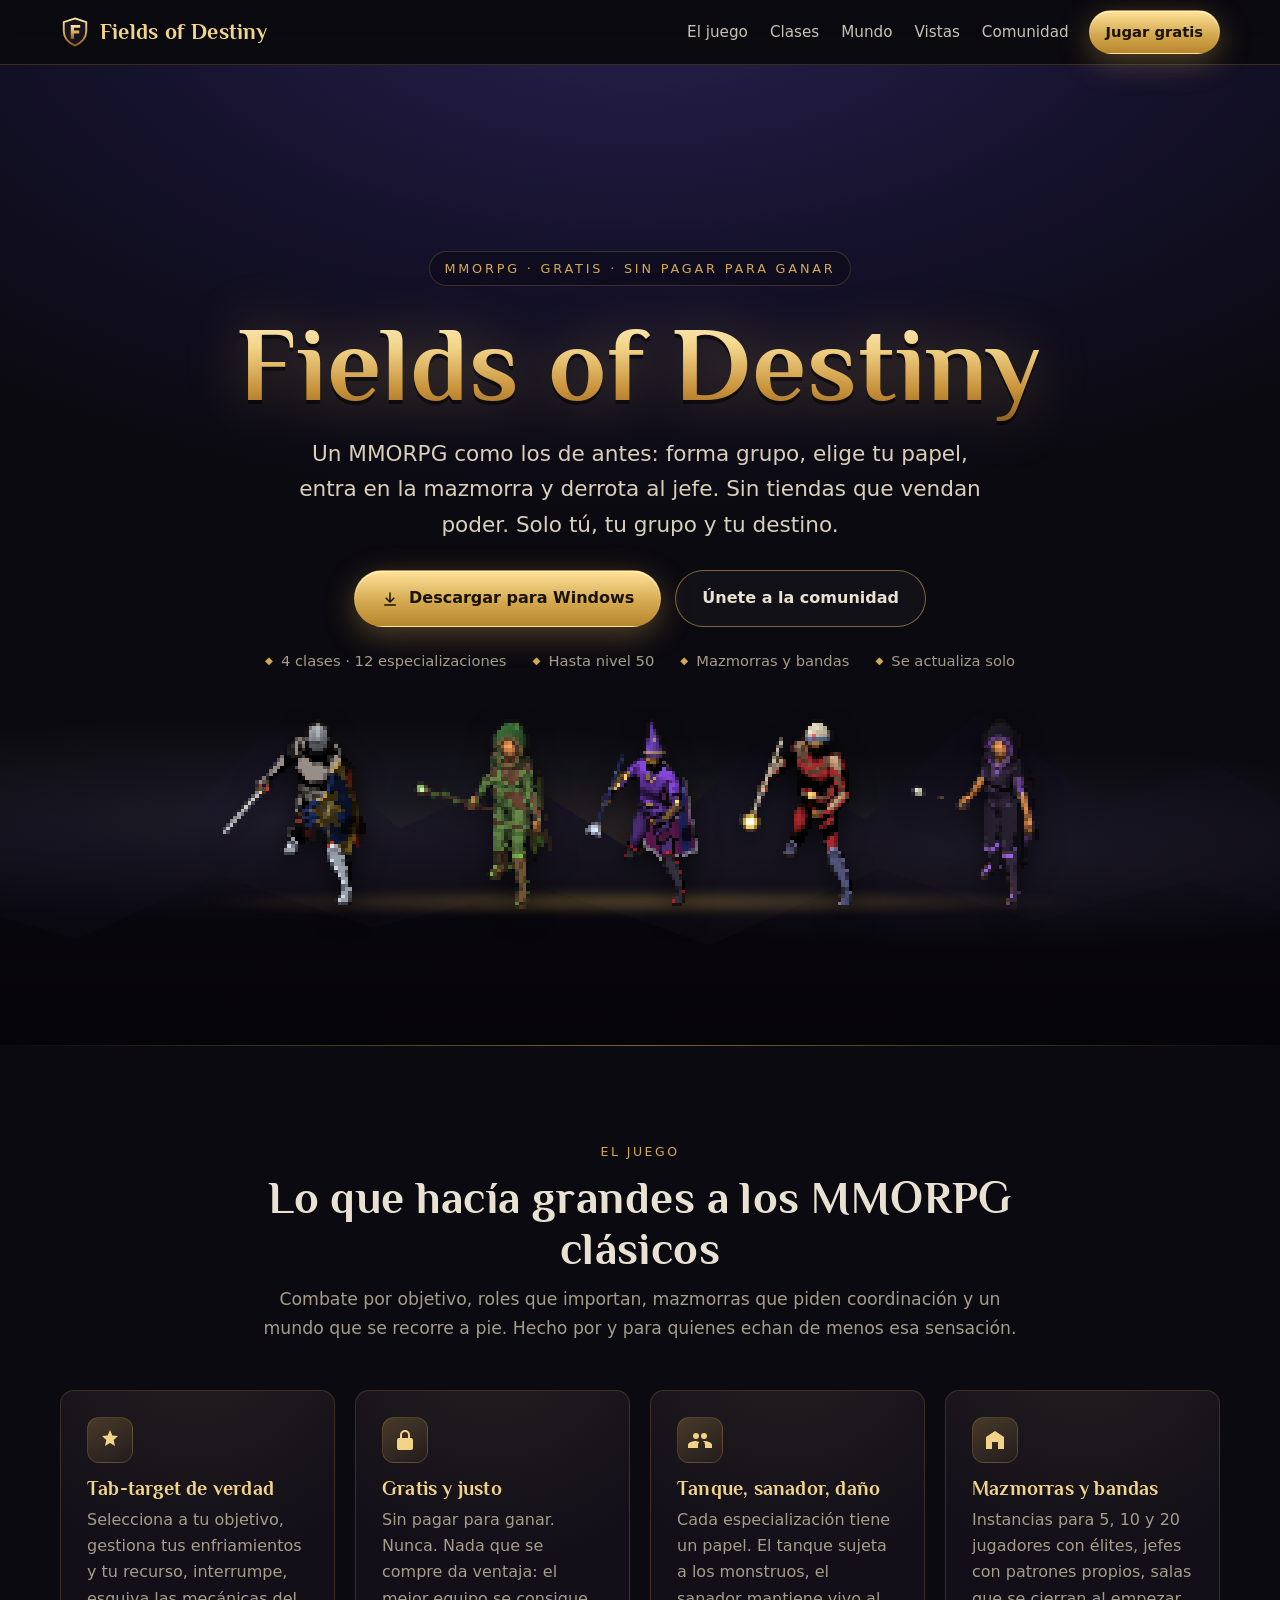
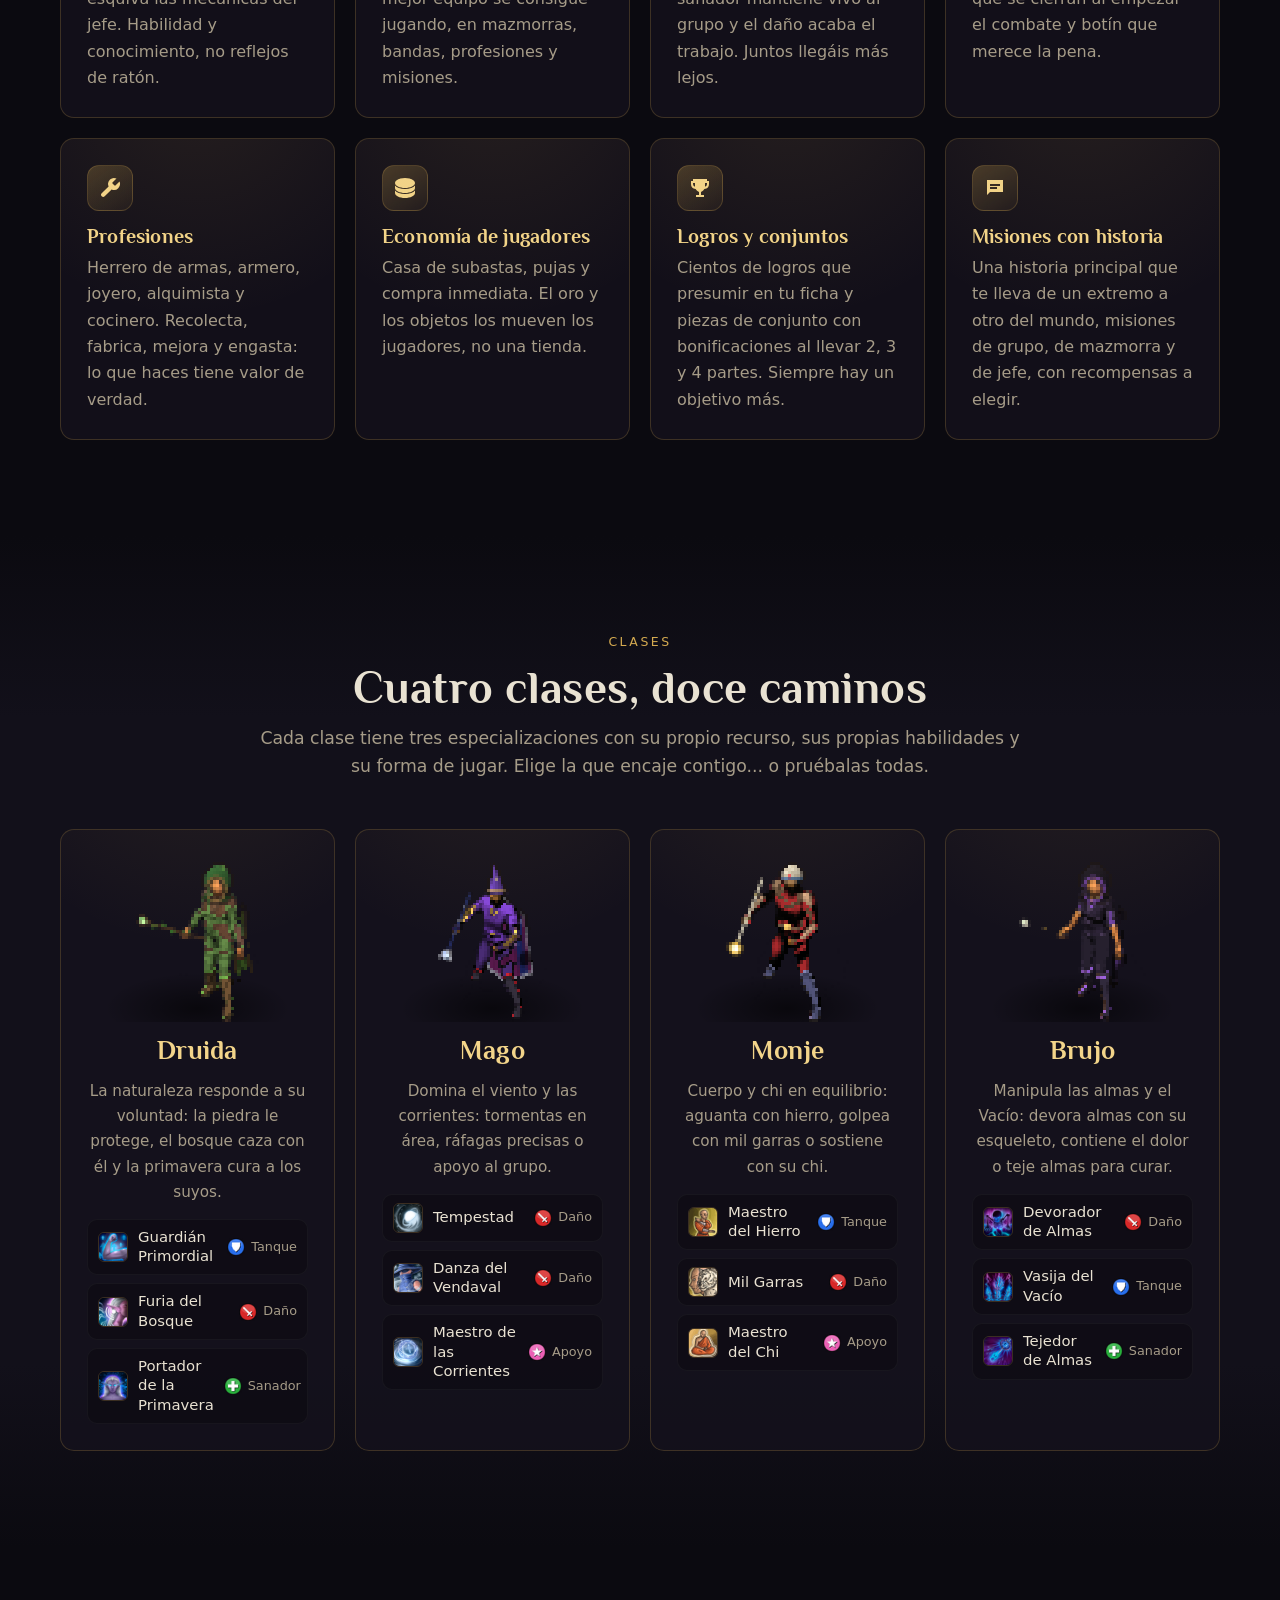
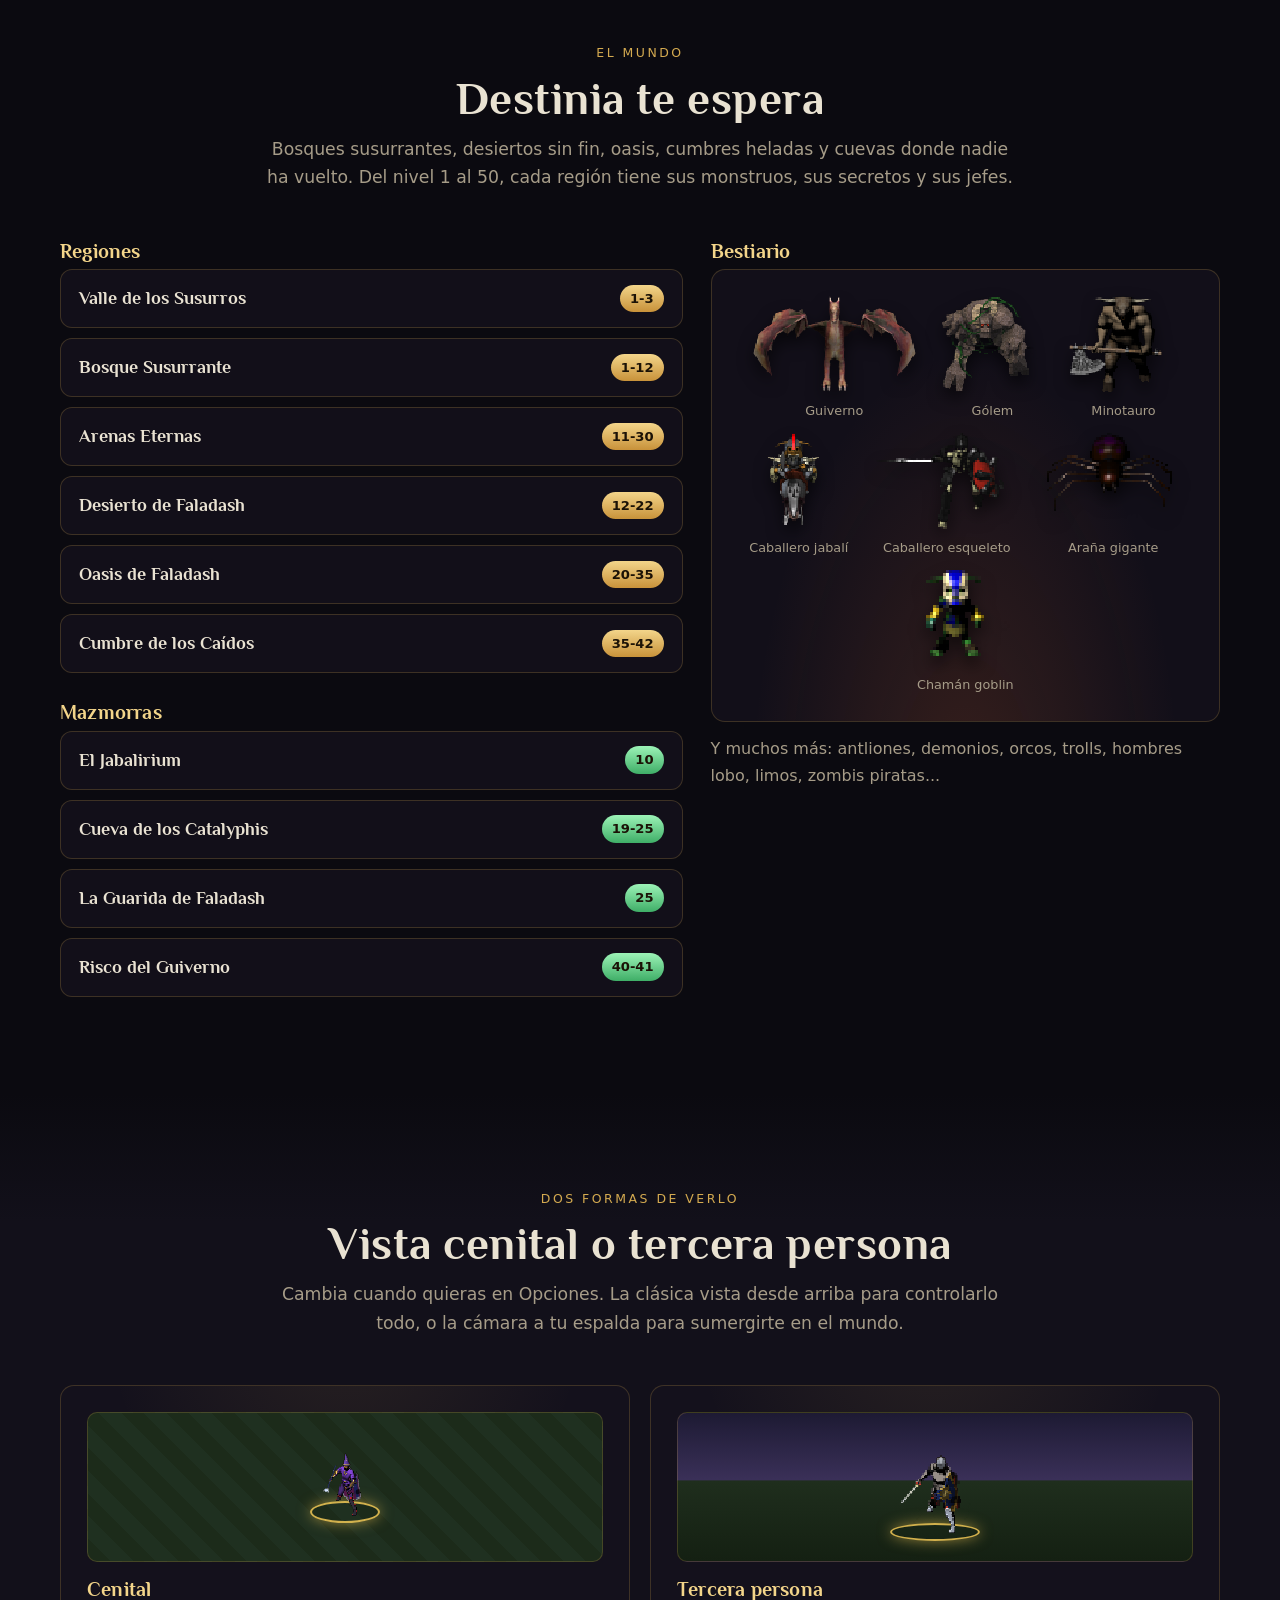
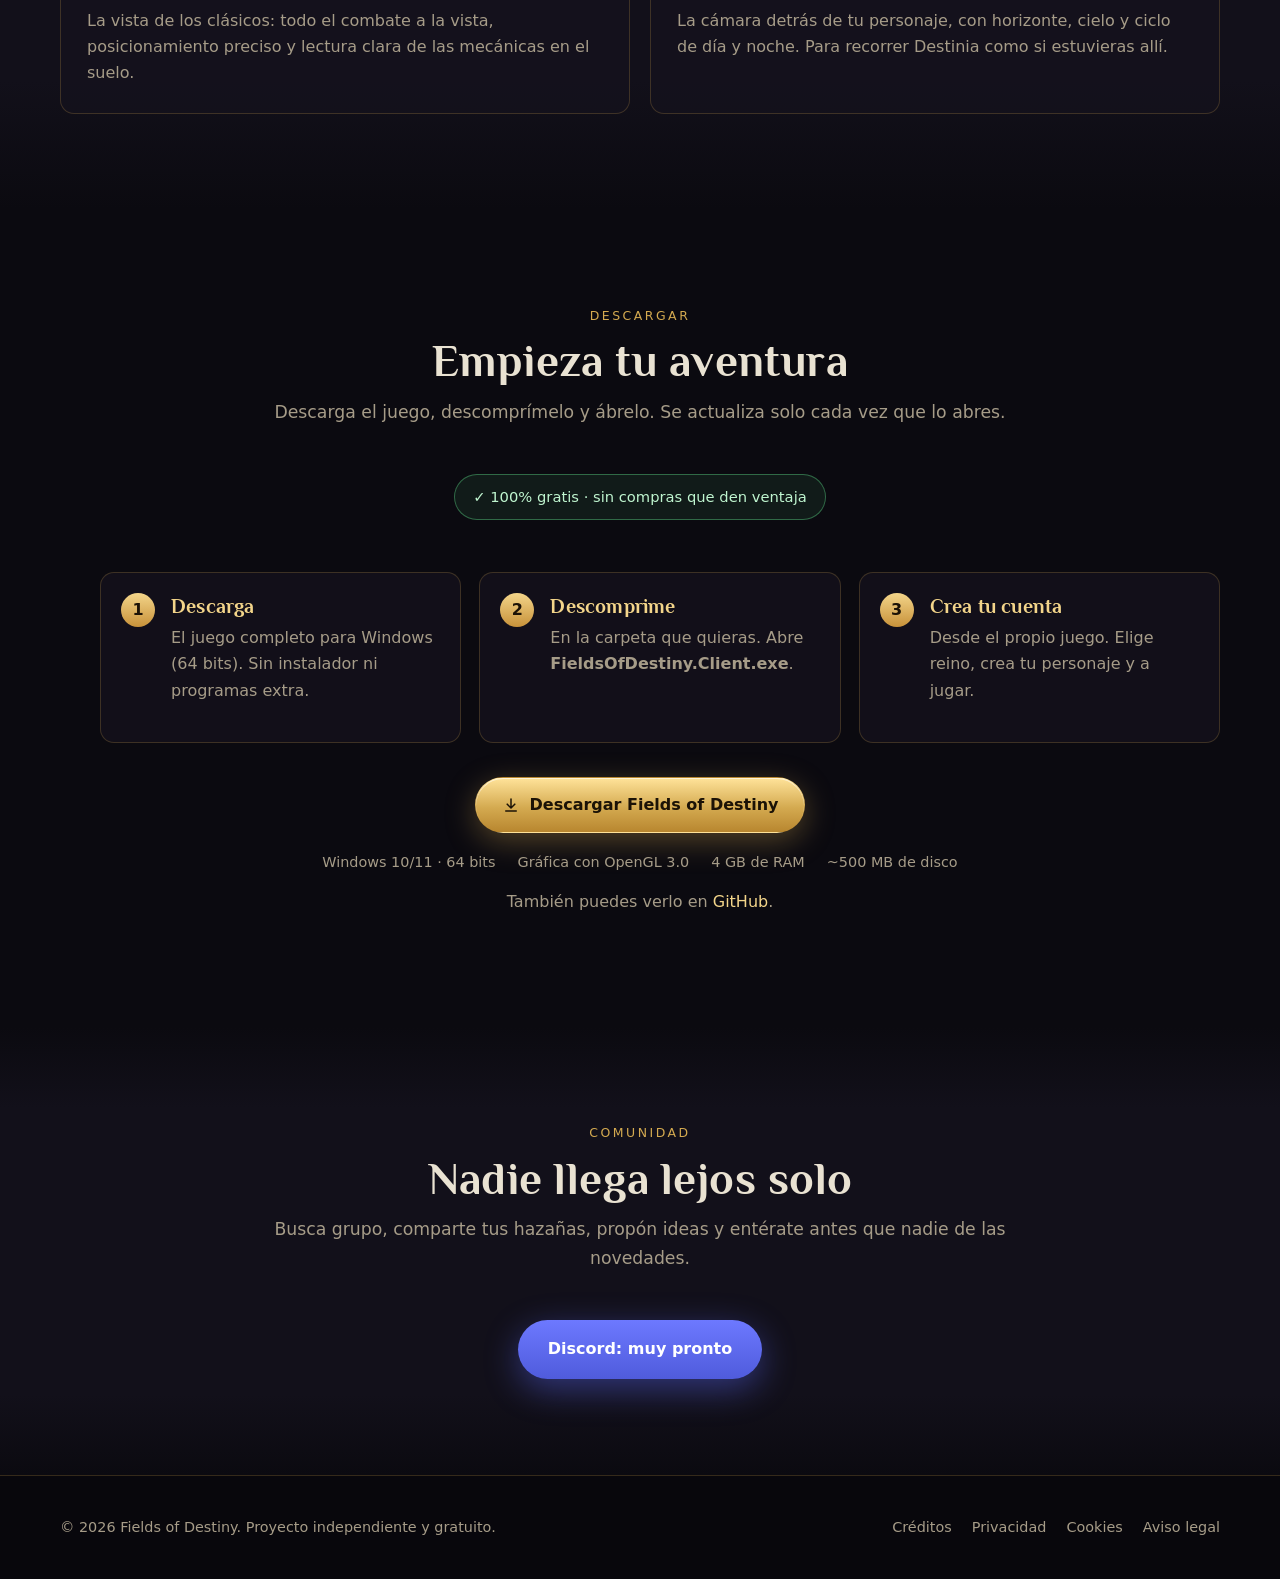
<file: index.html>
<!doctype html>
<html lang="es" class="no-js">
<head>
  <meta charset="utf-8">
  <meta name="viewport" content="width=device-width, initial-scale=1">
  <title>Fields of Destiny · MMORPG clásico y gratuito</title>
  <meta name="description" content="Fields of Destiny: un MMORPG de los de siempre. Gratis, sin pagar para ganar, con combate por objetivo (tab-target), mazmorras, bandas, profesiones y vista cenital o en tercera persona.">
  <meta name="theme-color" content="#0b0a10">
  <meta property="og:title" content="Fields of Destiny">
  <meta property="og:description" content="Un MMORPG clásico, gratuito y sin pagar para ganar.">
  <meta property="og:type" content="website">
  <meta property="og:image" content="img/heroes/mago.png">
  <link rel="icon" type="image/svg+xml" href="favicon.svg"><link rel="icon" type="image/png" href="favicon.png">
  <link rel="preload" href="fonts/Philosopher-Bold.ttf" as="font" type="font/ttf" crossorigin>
  <link rel="stylesheet" href="css/site.css">
</head>
<body>
<a class="skip" href="#contenido">Saltar al contenido</a>

<header class="nav">
  <div class="wrap">
    <a class="brand" href="#inicio"><img src="favicon.svg" alt="" width="30" height="30">Fields of Destiny</a>
    <ul>
      <li><a href="#juego">El juego</a></li>
      <li><a href="#clases">Clases</a></li>
      <li><a href="#mundo">Mundo</a></li>
      <li><a href="#vistas">Vistas</a></li>
      <li><a href="#comunidad">Comunidad</a></li>
    </ul>
    <a class="btn btn-primary" href="#descargar">Jugar gratis</a>
  </div>
</header>

<main id="contenido">
  <section class="hero" id="inicio">
    <div class="ridge"></div>
    <div class="ridge near"></div>
    <div class="fog"></div>
    <div class="embers" aria-hidden="true"></div>
    <div class="wrap hero-inner">
      <span class="eyebrow">MMORPG · Gratis · Sin pagar para ganar</span>
      <h1 class="title">Fields of Destiny</h1>
      <p class="tagline">Un MMORPG como los de antes: forma grupo, elige tu papel, entra en la mazmorra y derrota al jefe. Sin tiendas que vendan poder. Solo tú, tu grupo y tu destino.</p>
      <div class="cta">
        <a class="btn btn-primary" href="/descargar" data-link="descarga">
          <svg viewBox="0 0 24 24" aria-hidden="true"><path d="M12 3a1 1 0 0 1 1 1v9.6l3.3-3.3a1 1 0 1 1 1.4 1.4l-5 5a1 1 0 0 1-1.4 0l-5-5a1 1 0 1 1 1.4-1.4l3.3 3.3V4a1 1 0 0 1 1-1zM5 19h14a1 1 0 1 1 0 2H5a1 1 0 1 1 0-2z"/></svg>
          Descargar para Windows
        </a>
        <a class="btn" href="#comunidad">Únete a la comunidad</a>
      </div>
      <div class="facts"><span>4 clases · 12 especializaciones</span><span>Hasta nivel 50</span><span>Mazmorras y bandas</span><span>Se actualiza solo</span></div>
      <div class="party" aria-label="Un grupo de aventureros">
        <img class="pixel" src="img/heroes/guardian.png" alt="Un guardián con armadura de placas" height="190">
        <img class="pixel" src="img/heroes/druida.png" alt="Una druida del bosque" height="190">
        <img class="pixel" src="img/heroes/mago.png" alt="Un mago con su báculo" height="190">
        <img class="pixel" src="img/heroes/monje.png" alt="Un monje con turbante" height="190">
        <img class="pixel" src="img/heroes/brujo.png" alt="Una bruja nigromante" height="190">
      </div>
    </div>
  </section>

  <hr class="divider">

  <section id="juego">
    <div class="wrap">
      <div class="section-head reveal">
        <span class="kicker">El juego</span>
        <h2>Lo que hacía grandes a los MMORPG clásicos</h2>
        <p>Combate por objetivo, roles que importan, mazmorras que piden coordinación y un mundo que se recorre a pie. Hecho por y para quienes echan de menos esa sensación.</p>
      </div>
      <div class="grid g4">
        <article class="card reveal">
          <div class="icon-badge"><svg viewBox="0 0 24 24"><path d="M12 2l2.4 5.6L20 8l-4.3 3.9L17 18l-5-3-5 3 1.3-6.1L4 8l5.6-.4z"/></svg></div>
          <h3>Tab-target de verdad</h3>
          <p>Selecciona a tu objetivo, gestiona tus enfriamientos y tu recurso, interrumpe, esquiva las mecánicas del jefe. Habilidad y conocimiento, no reflejos de ratón.</p>
        </article>
        <article class="card reveal">
          <div class="icon-badge"><svg viewBox="0 0 24 24"><path d="M12 2a5 5 0 0 1 5 5v3h1a2 2 0 0 1 2 2v8a2 2 0 0 1-2 2H6a2 2 0 0 1-2-2v-8a2 2 0 0 1 2-2h1V7a5 5 0 0 1 5-5zm0 2a3 3 0 0 0-3 3v3h6V7a3 3 0 0 0-3-3z"/></svg></div>
          <h3>Gratis y justo</h3>
          <p>Sin pagar para ganar. Nunca. Nada que se compre da ventaja: el mejor equipo se consigue jugando, en mazmorras, bandas, profesiones y misiones.</p>
        </article>
        <article class="card reveal">
          <div class="icon-badge"><svg viewBox="0 0 24 24"><path d="M16 11a3 3 0 1 0-3-3 3 3 0 0 0 3 3zm-8 0a3 3 0 1 0-3-3 3 3 0 0 0 3 3zm0 2c-2.7 0-8 1.3-8 4v3h10v-3c0-1.1.4-2.1 1.2-3A12 12 0 0 0 8 13zm8 0c-.3 0-.7 0-1.1.1A4.2 4.2 0 0 1 17 17v3h7v-3c0-2.7-5.3-4-8-4z"/></svg></div>
          <h3>Tanque, sanador, daño</h3>
          <p>Cada especialización tiene un papel. El tanque sujeta a los monstruos, el sanador mantiene vivo al grupo y el daño acaba el trabajo. Juntos llegáis más lejos.</p>
        </article>
        <article class="card reveal">
          <div class="icon-badge"><svg viewBox="0 0 24 24"><path d="M3 21V9l9-6 9 6v12h-6v-7H9v7z"/></svg></div>
          <h3>Mazmorras y bandas</h3>
          <p>Instancias para 5, 10 y 20 jugadores con élites, jefes con patrones propios, salas que se cierran al empezar el combate y botín que merece la pena.</p>
        </article>
        <article class="card reveal">
          <div class="icon-badge"><svg viewBox="0 0 24 24"><path d="M14.7 6.3a1 1 0 0 0 0 1.4l1.6 1.6a1 1 0 0 0 1.4 0l3.8-3.8a6 6 0 0 1-7.9 7.9l-6.9 6.9a2.1 2.1 0 0 1-3-3l6.9-6.9a6 6 0 0 1 7.9-7.9z"/></svg></div>
          <h3>Profesiones</h3>
          <p>Herrero de armas, armero, joyero, alquimista y cocinero. Recolecta, fabrica, mejora y engasta: lo que haces tiene valor de verdad.</p>
        </article>
        <article class="card reveal">
          <div class="icon-badge"><svg viewBox="0 0 24 24"><path d="M12 2C6.5 2 2 4.2 2 7s4.5 5 10 5 10-2.2 10-5-4.5-5-10-5zM2 9.5V12c0 2.8 4.5 5 10 5s10-2.2 10-5V9.5C20.4 11.6 16.5 13 12 13S3.6 11.6 2 9.5zm0 5V17c0 2.8 4.5 5 10 5s10-2.2 10-5v-2.5c-1.6 2.1-5.5 3.5-10 3.5S3.6 16.6 2 14.5z"/></svg></div>
          <h3>Economía de jugadores</h3>
          <p>Casa de subastas, pujas y compra inmediata. El oro y los objetos los mueven los jugadores, no una tienda.</p>
        </article>
        <article class="card reveal">
          <div class="icon-badge"><svg viewBox="0 0 24 24"><path d="M5 3h14v2h2v3a5 5 0 0 1-4.6 5A6 6 0 0 1 13 15.9V19h3v2H8v-2h3v-3.1A6 6 0 0 1 7.6 13 5 5 0 0 1 3 8V5h2zm0 4v1a3 3 0 0 0 2 2.8V7zm14 0h-2v3.8A3 3 0 0 0 19 8z"/></svg></div>
          <h3>Logros y conjuntos</h3>
          <p>Cientos de logros que presumir en tu ficha y piezas de conjunto con bonificaciones al llevar 2, 3 y 4 partes. Siempre hay un objetivo más.</p>
        </article>
        <article class="card reveal">
          <div class="icon-badge"><svg viewBox="0 0 24 24"><path d="M4 4h16v12H7l-3 3zm3 4v2h10V8zm0 3v2h7v-2z"/></svg></div>
          <h3>Misiones con historia</h3>
          <p>Una historia principal que te lleva de un extremo a otro del mundo, misiones de grupo, de mazmorra y de jefe, con recompensas a elegir.</p>
        </article>
      </div>
    </div>
  </section>

  <section id="clases" class="alt">
    <div class="wrap">
      <div class="section-head reveal">
        <span class="kicker">Clases</span>
        <h2>Cuatro clases, doce caminos</h2>
        <p>Cada clase tiene tres especializaciones con su propio recurso, sus propias habilidades y su forma de jugar. Elige la que encaje contigo... o pruébalas todas.</p>
      </div>
      <div class="grid g4">
        <article class="card class-card reveal">
          <div class="class-art"><img class="pixel" src="img/heroes/druida.png" alt="Druida" loading="lazy"></div>
          <h3>Druida</h3>
          <p>La naturaleza responde a su voluntad: la piedra le protege, el bosque caza con él y la primavera cura a los suyos.</p>
          <ul class="specs">
            <li><img class="spell" src="img/iconos/druid_10.png" alt="" loading="lazy">Guardián Primordial<span class="role"><img src="img/roles/role_tank.png" alt="">Tanque</span></li>
            <li><img class="spell" src="img/iconos/druid_35.png" alt="" loading="lazy">Furia del Bosque<span class="role"><img src="img/roles/role_damage.png" alt="">Daño</span></li>
            <li><img class="spell" src="img/iconos/druid_2.png" alt="" loading="lazy">Portador de la Primavera<span class="role"><img src="img/roles/role_healer.png" alt="">Sanador</span></li>
          </ul>
        </article>
        <article class="card class-card reveal">
          <div class="class-art"><img class="pixel" src="img/heroes/mago.png" alt="Mago" loading="lazy"></div>
          <h3>Mago</h3>
          <p>Domina el viento y las corrientes: tormentas en área, ráfagas precisas o apoyo al grupo.</p>
          <ul class="specs">
            <li><img class="spell" src="img/iconos/mage_13.png" alt="" loading="lazy">Tempestad<span class="role"><img src="img/roles/role_damage.png" alt="">Daño</span></li>
            <li><img class="spell" src="img/iconos/mage_17.png" alt="" loading="lazy">Danza del Vendaval<span class="role"><img src="img/roles/role_damage.png" alt="">Daño</span></li>
            <li><img class="spell" src="img/iconos/mage_33.png" alt="" loading="lazy">Maestro de las Corrientes<span class="role"><img src="img/roles/role_support.png" alt="">Apoyo</span></li>
          </ul>
        </article>
        <article class="card class-card reveal">
          <div class="class-art"><img class="pixel" src="img/heroes/monje.png" alt="Monje" loading="lazy"></div>
          <h3>Monje</h3>
          <p>Cuerpo y chi en equilibrio: aguanta con hierro, golpea con mil garras o sostiene con su chi.</p>
          <ul class="specs">
            <li><img class="spell" src="img/iconos/monk_11.png" alt="" loading="lazy">Maestro del Hierro<span class="role"><img src="img/roles/role_tank.png" alt="">Tanque</span></li>
            <li><img class="spell" src="img/iconos/monk_3.png" alt="" loading="lazy">Mil Garras<span class="role"><img src="img/roles/role_damage.png" alt="">Daño</span></li>
            <li><img class="spell" src="img/iconos/monk_22.png" alt="" loading="lazy">Maestro del Chi<span class="role"><img src="img/roles/role_support.png" alt="">Apoyo</span></li>
          </ul>
        </article>
        <article class="card class-card reveal">
          <div class="class-art"><img class="pixel" src="img/heroes/brujo.png" alt="Brujo" loading="lazy"></div>
          <h3>Brujo</h3>
          <p>Manipula las almas y el Vacío: devora almas con su esqueleto, contiene el dolor o teje almas para curar.</p>
          <ul class="specs">
            <li><img class="spell" src="img/iconos/warlock_49.png" alt="" loading="lazy">Devorador de Almas<span class="role"><img src="img/roles/role_damage.png" alt="">Daño</span></li>
            <li><img class="spell" src="img/iconos/warlock_30.png" alt="" loading="lazy">Vasija del Vacío<span class="role"><img src="img/roles/role_tank.png" alt="">Tanque</span></li>
            <li><img class="spell" src="img/iconos/warlock_23.png" alt="" loading="lazy">Tejedor de Almas<span class="role"><img src="img/roles/role_healer.png" alt="">Sanador</span></li>
          </ul>
        </article>
      </div>
    </div>
  </section>

  <section id="mundo">
    <div class="wrap">
      <div class="section-head reveal">
        <span class="kicker">El mundo</span>
        <h2>Destinia te espera</h2>
        <p>Bosques susurrantes, desiertos sin fin, oasis, cumbres heladas y cuevas donde nadie ha vuelto. Del nivel 1 al 50, cada región tiene sus monstruos, sus secretos y sus jefes.</p>
      </div>
      <div class="world">
        <div class="reveal">
          <h3>Regiones</h3>
          <ul class="zones">
            <li><b>Valle de los Susurros</b><span class="lvl">1-3</span></li>
            <li><b>Bosque Susurrante</b><span class="lvl">1-12</span></li>
            <li><b>Arenas Eternas</b><span class="lvl">11-30</span></li>
            <li><b>Desierto de Faladash</b><span class="lvl">12-22</span></li>
            <li><b>Oasis de Faladash</b><span class="lvl">20-35</span></li>
            <li><b>Cumbre de los Caídos</b><span class="lvl">35-42</span></li>
          </ul>
          <h3 class="mt">Mazmorras</h3>
          <ul class="zones">
            <li><b>El Jabalirium</b><span class="lvl dg">10</span></li>
            <li><b>Cueva de los Catalyphis</b><span class="lvl dg">19-25</span></li>
            <li><b>La Guarida de Faladash</b><span class="lvl dg">25</span></li>
            <li><b>Risco del Guiverno</b><span class="lvl dg">40-41</span></li>
          </ul>
        </div>
        <div class="reveal">
          <h3>Bestiario</h3>
          <div class="bestiary">
            <figure><img class="pixel" src="img/monstruos/guiverno.png" alt="Guiverno" loading="lazy"><figcaption>Guiverno</figcaption></figure>
            <figure><img class="pixel" src="img/monstruos/golem.png" alt="Gólem" loading="lazy"><figcaption>Gólem</figcaption></figure>
            <figure><img class="pixel" src="img/monstruos/minotauro.png" alt="Minotauro" loading="lazy"><figcaption>Minotauro</figcaption></figure>
            <figure><img class="pixel" src="img/monstruos/jabali.png" alt="Caballero jabalí" loading="lazy"><figcaption>Caballero jabalí</figcaption></figure>
            <figure><img class="pixel" src="img/monstruos/esqueleto.png" alt="Caballero esqueleto" loading="lazy"><figcaption>Caballero esqueleto</figcaption></figure>
            <figure><img class="pixel" src="img/monstruos/arana.png" alt="Araña gigante" loading="lazy"><figcaption>Araña gigante</figcaption></figure>
            <figure><img class="pixel" src="img/monstruos/goblin.png" alt="Chamán goblin" loading="lazy"><figcaption>Chamán goblin</figcaption></figure>
          </div>
          <p class="muted mt-s">Y muchos más: antliones, demonios, orcos, trolls, hombres lobo, limos, zombis piratas...</p>
        </div>
      </div>
    </div>
  </section>

  <section id="vistas" class="alt views">
    <div class="wrap">
      <div class="section-head reveal">
        <span class="kicker">Dos formas de verlo</span>
        <h2>Vista cenital o tercera persona</h2>
        <p>Cambia cuando quieras en Opciones. La clásica vista desde arriba para controlarlo todo, o la cámara a tu espalda para sumergirte en el mundo.</p>
      </div>
      <div class="grid g2">
        <article class="card reveal">
          <div class="view-demo top"><span class="ring"></span><img class="pixel" src="img/heroes/mago.png" alt="" loading="lazy"></div>
          <h3>Cenital</h3>
          <p>La vista de los clásicos: todo el combate a la vista, posicionamiento preciso y lectura clara de las mecánicas en el suelo.</p>
        </article>
        <article class="card reveal">
          <div class="view-demo third"><span class="ring"></span><img class="pixel" src="img/heroes/guardian.png" alt="" loading="lazy"></div>
          <h3>Tercera persona</h3>
          <p>La cámara detrás de tu personaje, con horizonte, cielo y ciclo de día y noche. Para recorrer Destinia como si estuvieras allí.</p>
        </article>
      </div>
    </div>
  </section>

  <section id="descargar" class="download">
    <div class="wrap">
      <div class="section-head reveal">
        <span class="kicker">Descargar</span>
        <h2>Empieza tu aventura</h2>
        <p>Descarga el juego, descomprímelo y ábrelo. Se actualiza solo cada vez que lo abres.</p>
      </div>
      <span class="free-banner reveal">✓ 100% gratis · sin compras que den ventaja</span>
      <ol class="steps">
        <li class="reveal"><h3>Descarga</h3><p class="muted">El juego completo para Windows (64 bits). Sin instalador ni programas extra.</p></li>
        <li class="reveal"><h3>Descomprime</h3><p class="muted">En la carpeta que quieras. Abre <b>FieldsOfDestiny.Client.exe</b>.</p></li>
        <li class="reveal"><h3>Crea tu cuenta</h3><p class="muted">Desde el propio juego. Elige reino, crea tu personaje y a jugar.</p></li>
      </ol>
      <a class="btn btn-primary reveal" href="/descargar" data-link="descarga">
        <svg viewBox="0 0 24 24" aria-hidden="true"><path d="M12 3a1 1 0 0 1 1 1v9.6l3.3-3.3a1 1 0 1 1 1.4 1.4l-5 5a1 1 0 0 1-1.4 0l-5-5a1 1 0 1 1 1.4-1.4l3.3 3.3V4a1 1 0 0 1 1-1zM5 19h14a1 1 0 1 1 0 2H5a1 1 0 1 1 0-2z"/></svg>
        Descargar Fields of Destiny
      </a>
      <div class="req"><span>Windows 10/11 · 64 bits</span><span>Gráfica con OpenGL 3.0</span><span>4 GB de RAM</span><span>~500 MB de disco</span></div>
      <p class="muted mt-s">También puedes verlo en <a href="https://github.com/zorbuk/FieldsOfDestiny-Client" data-link="repositorio" rel="noopener">GitHub</a>.</p>
    </div>
  </section>

  <section id="comunidad" class="alt community">
    <div class="wrap">
      <div class="section-head reveal">
        <span class="kicker">Comunidad</span>
        <h2>Nadie llega lejos solo</h2>
        <p>Busca grupo, comparte tus hazañas, propón ideas y entérate antes que nadie de las novedades.</p>
      </div>
      <a class="discord reveal" href="/discord" data-link="discord" rel="noopener">
        <svg viewBox="0 0 24 24" aria-hidden="true"><path d="M20.3 4.4A19.8 19.8 0 0 0 15.4 3l-.6 1.3a18.3 18.3 0 0 0-5.6 0L8.6 3a19.7 19.7 0 0 0-4.9 1.4A20.4 20.4 0 0 0 .1 18.1a19.9 19.9 0 0 0 6 3l1.3-2a13 13 0 0 1-2-1l.5-.4a14.2 14.2 0 0 0 12.2 0l.5.4-2 1 1.3 2a19.8 19.8 0 0 0 6-3 20.3 20.3 0 0 0-3.6-13.7zM8.5 15.3c-1.2 0-2.2-1.1-2.2-2.4s1-2.4 2.2-2.4 2.2 1.1 2.2 2.4-1 2.4-2.2 2.4zm7 0c-1.2 0-2.2-1.1-2.2-2.4s1-2.4 2.2-2.4 2.2 1.1 2.2 2.4-1 2.4-2.2 2.4z"/></svg>
        Únete al Discord
      </a>
    </div>
  </section>
</main>

<footer>
  <div class="wrap">
    <div>© <span data-year>2026</span> Fields of Destiny. Proyecto independiente y gratuito.</div>
    <nav aria-label="Legal">
      <a href="creditos.html">Créditos</a>
      <a href="legal/privacidad.html">Privacidad</a>
      <a href="legal/cookies.html">Cookies</a>
      <a href="legal/aviso-legal.html">Aviso legal</a>
    </nav>
  </div>
</footer>
<script src="js/site.js" defer></script>
</body>
</html>
</file>
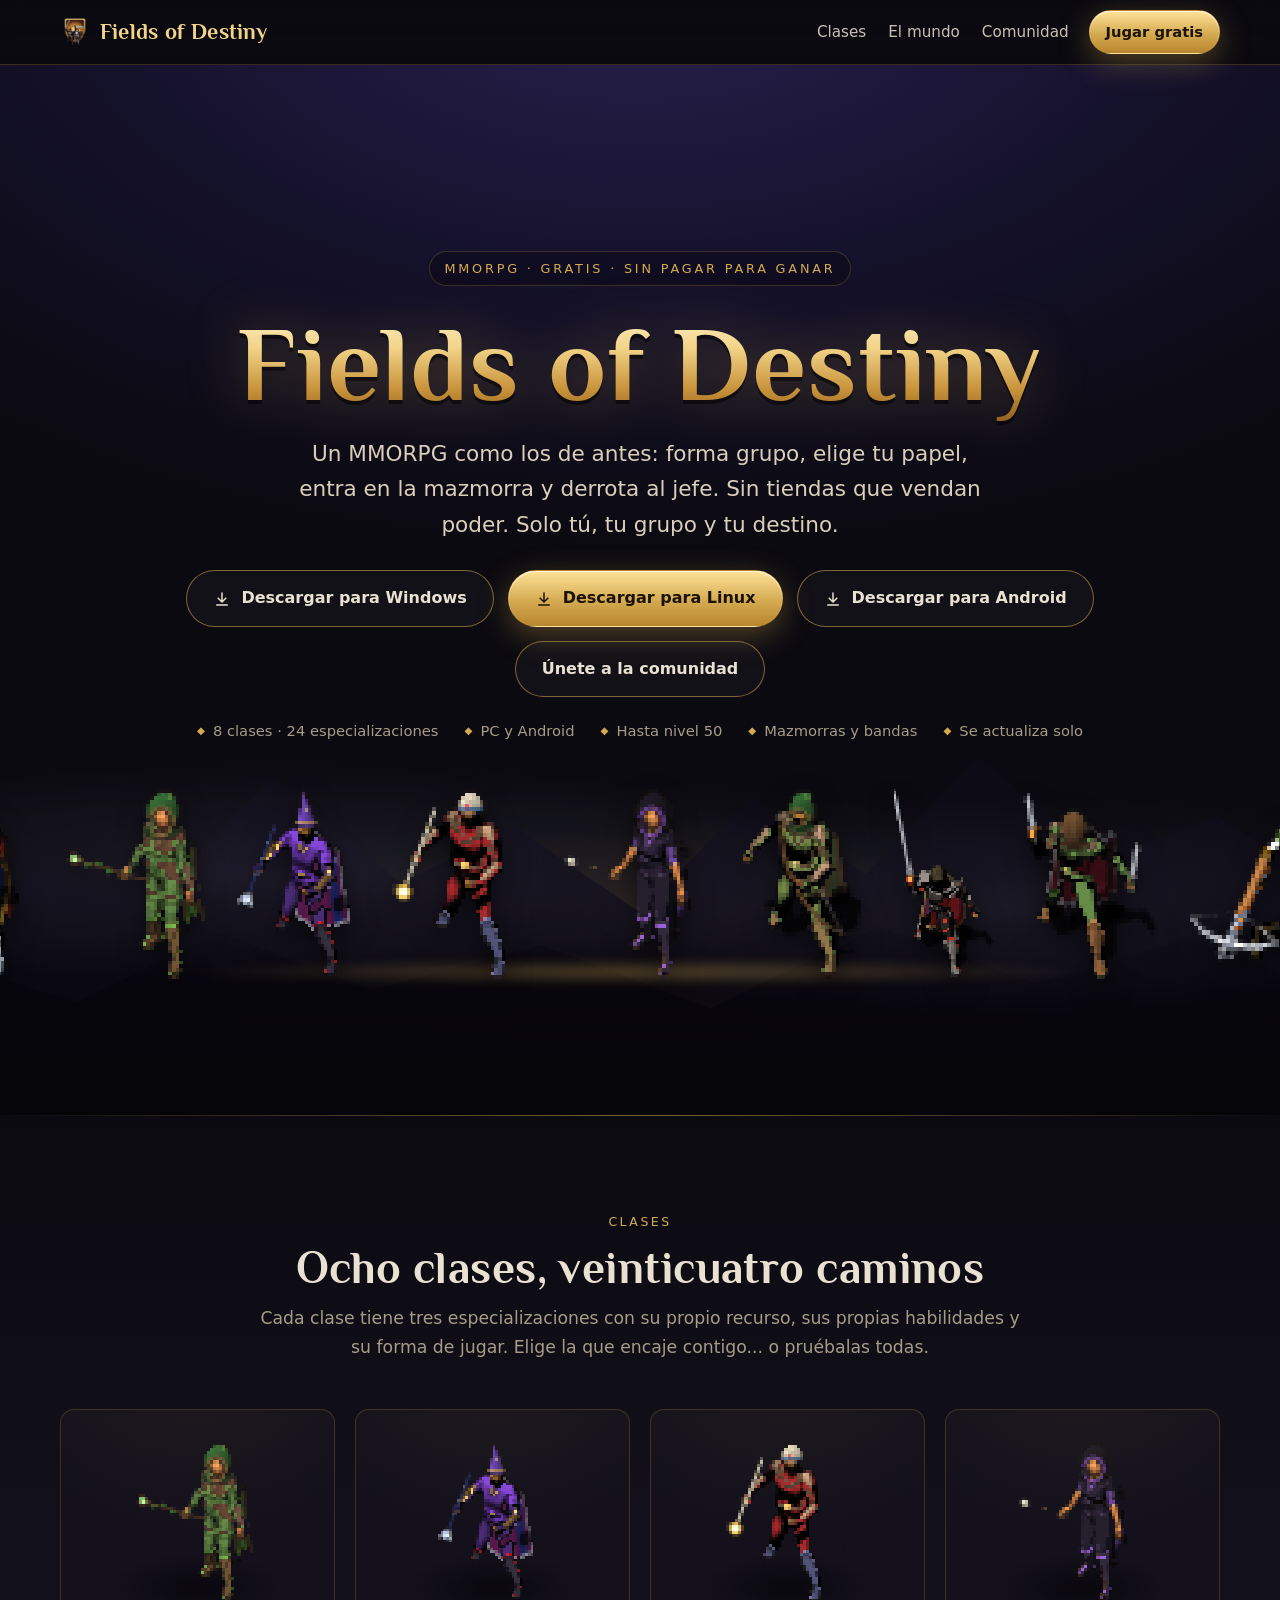
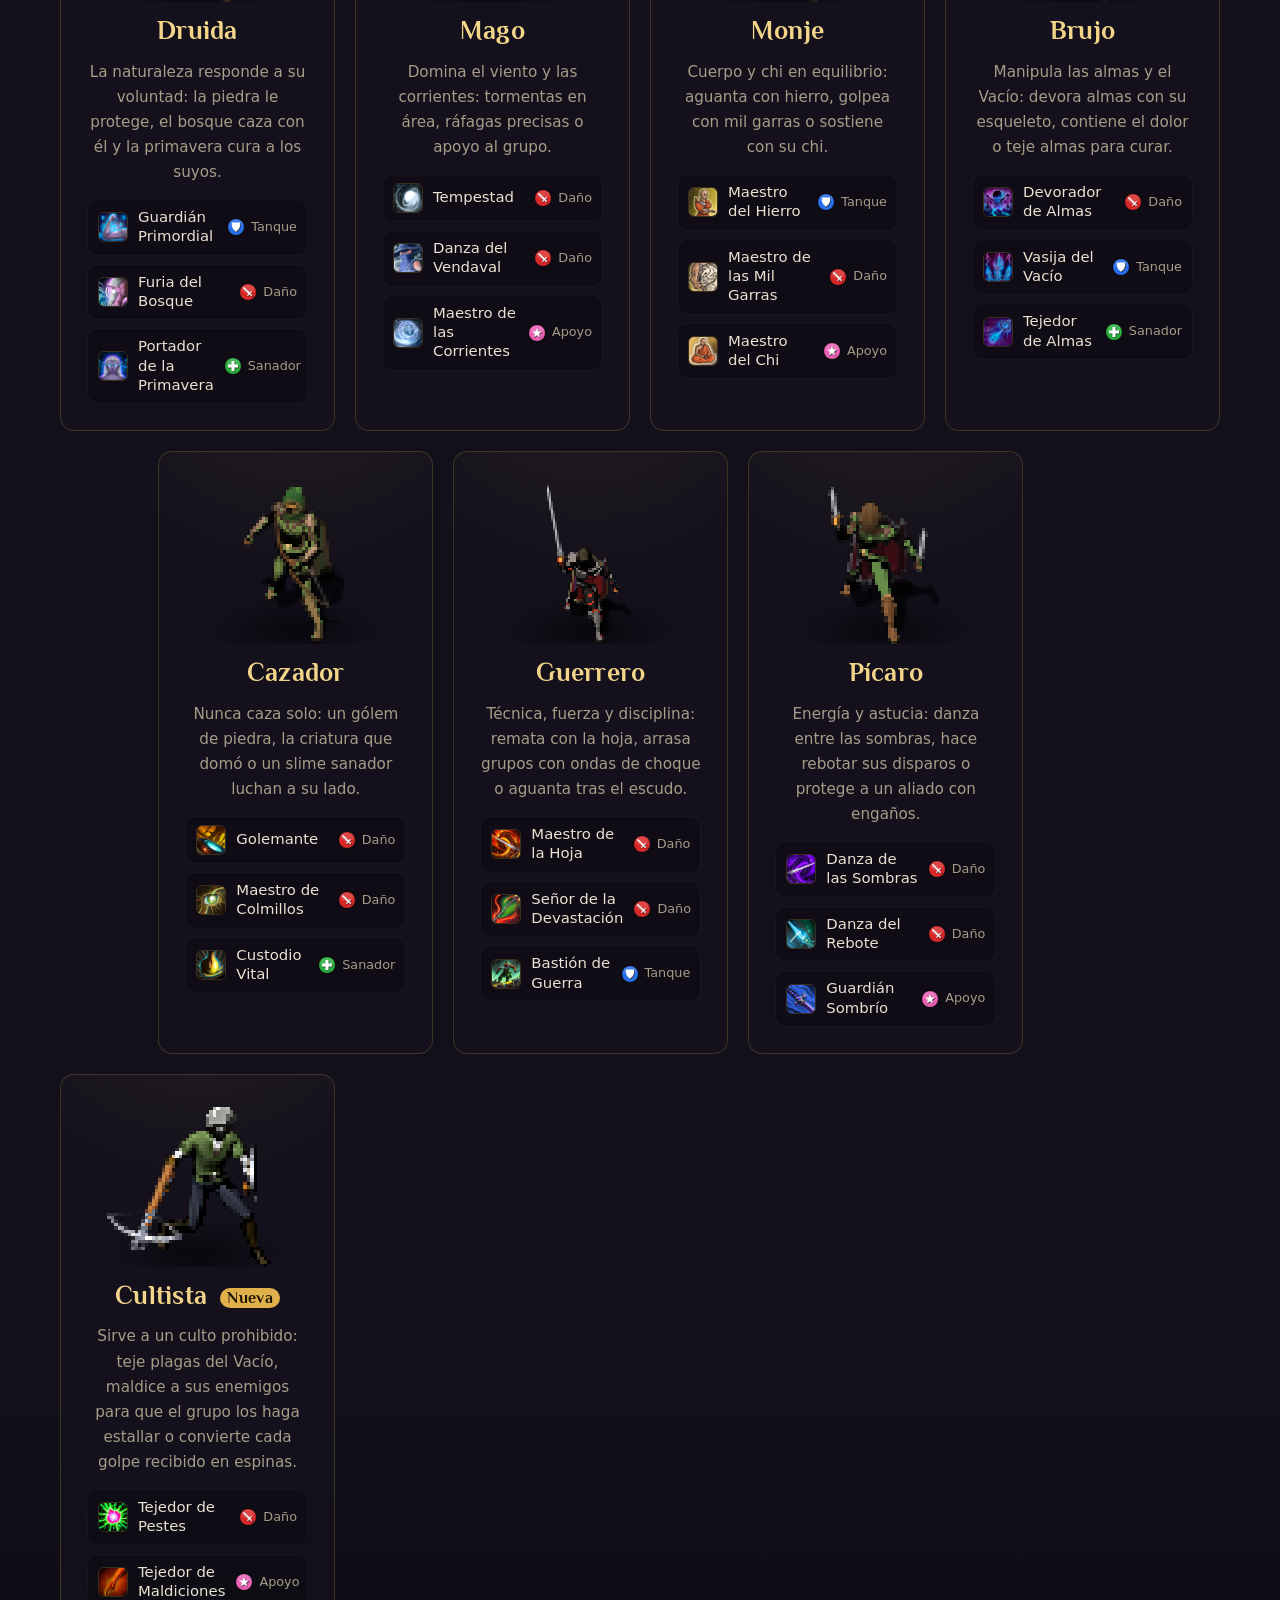
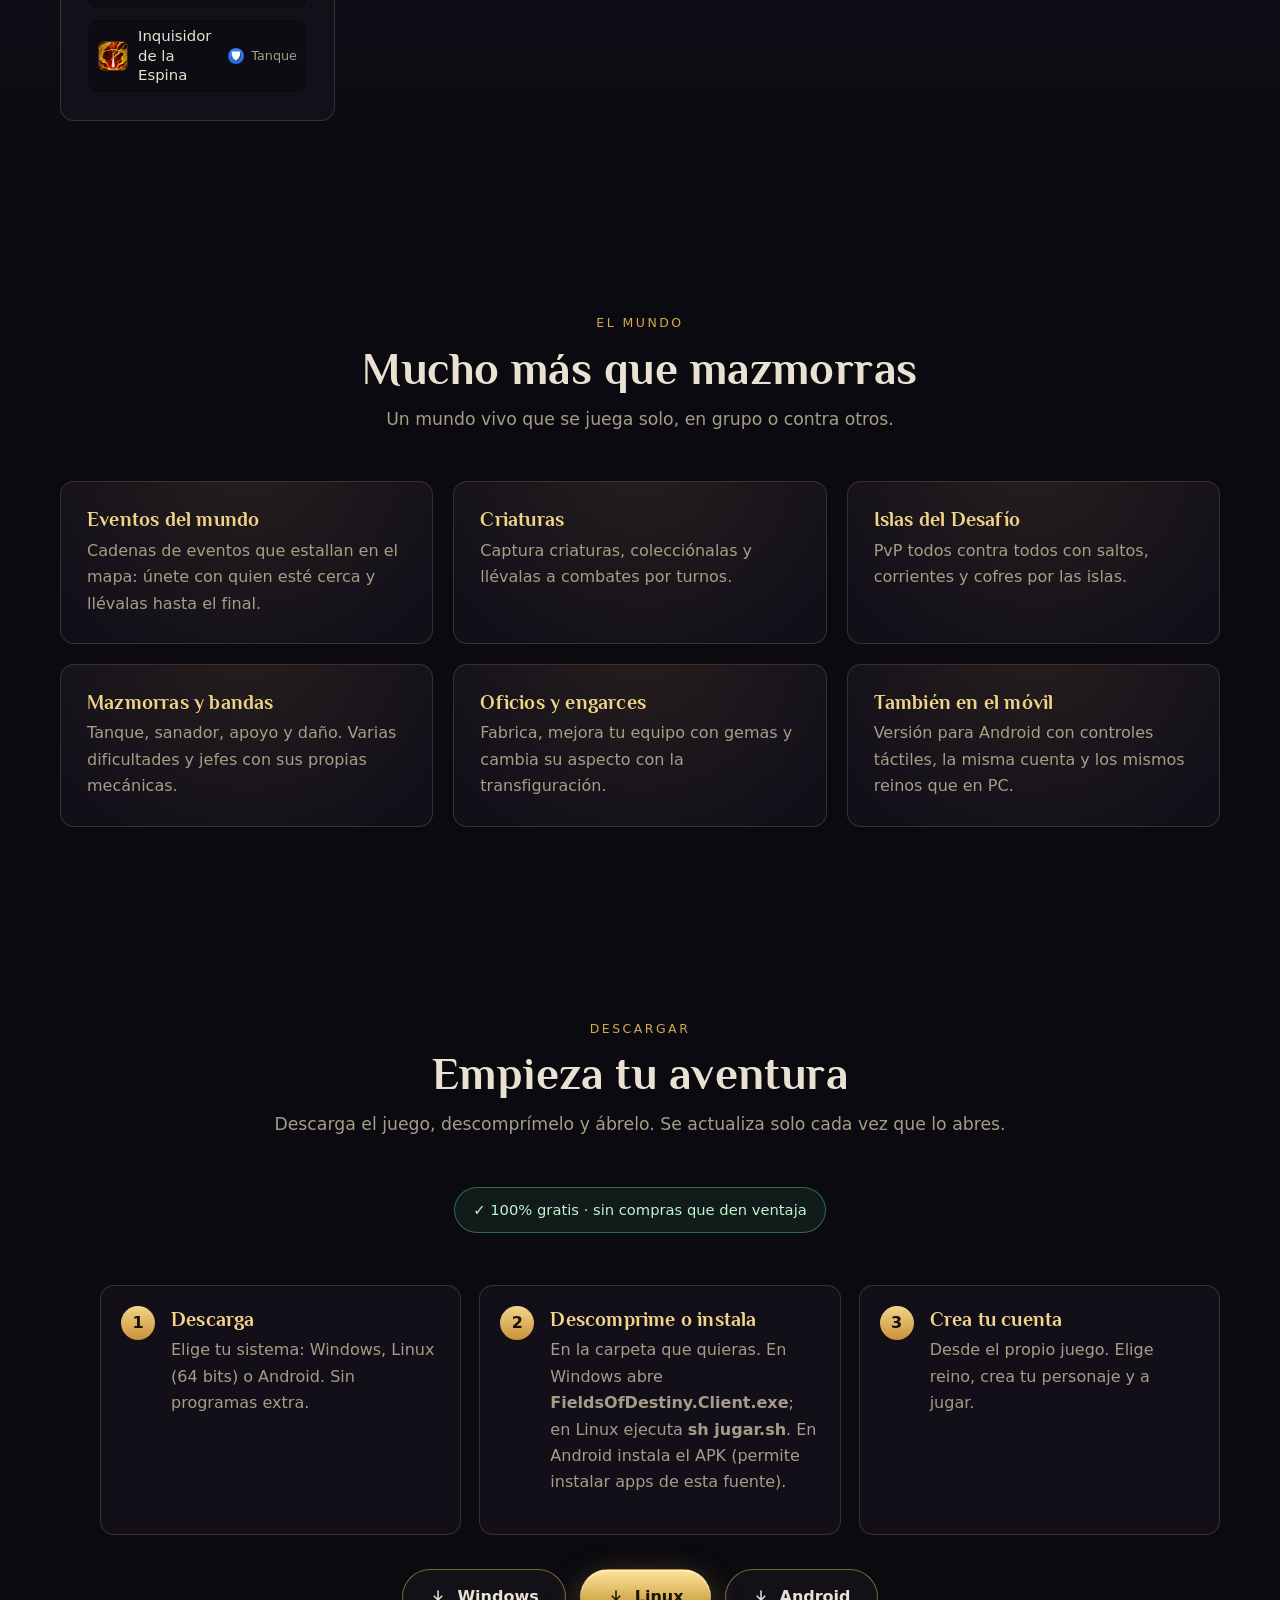
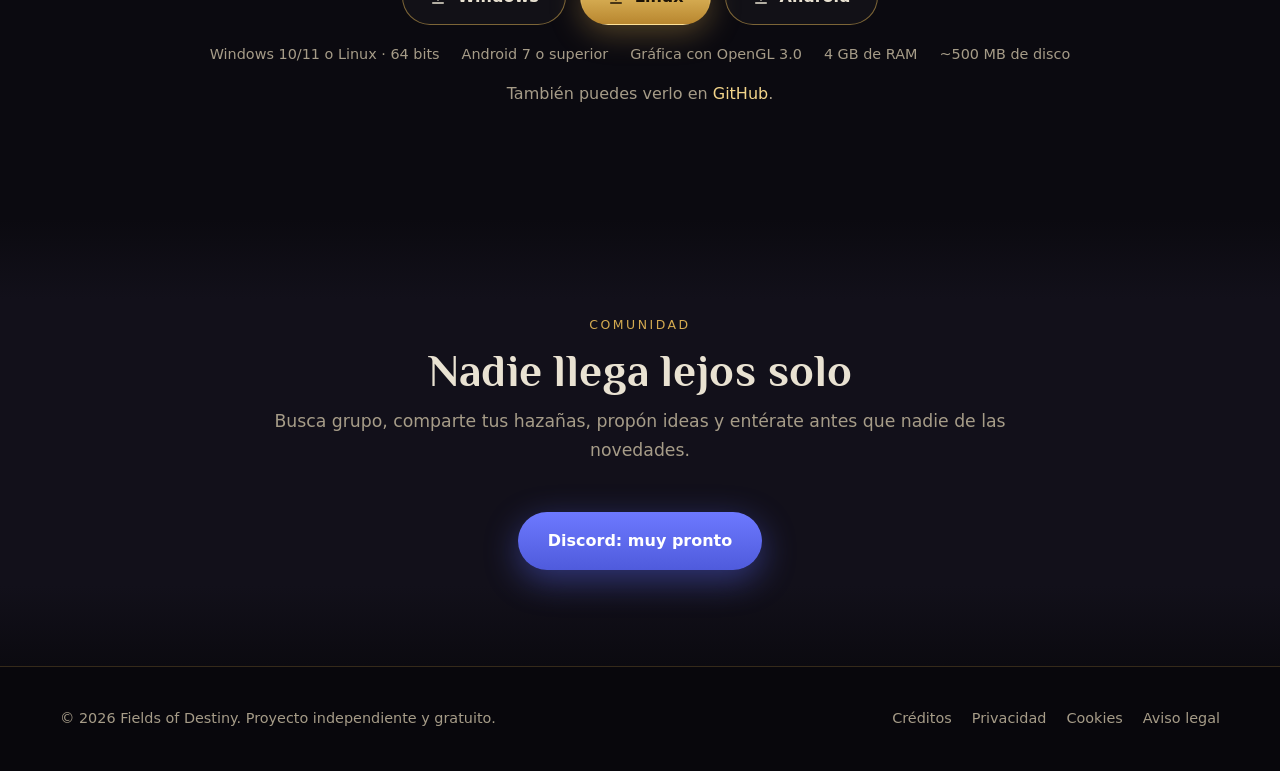
<file: public/index.html>
<!doctype html>
<html lang="es" class="no-js">
<head>
  <meta charset="utf-8">
  <meta name="viewport" content="width=device-width, initial-scale=1">
  <title>Fields of Destiny · MMORPG clásico y gratuito</title>
  <meta name="description" content="Fields of Destiny: un MMORPG de los de siempre. Gratis, sin pagar para ganar, con combate por objetivo (tab-target), mazmorras, bandas, profesiones y vista cenital o en tercera persona.">
  <meta name="theme-color" content="#0b0a10">
  <meta property="og:title" content="Fields of Destiny">
  <meta property="og:description" content="Un MMORPG clásico, gratuito y sin pagar para ganar.">
  <meta property="og:type" content="website">
  <meta property="og:image" content="img/heroes/mago.png">
  <link rel="icon" type="image/svg+xml" href="favicon.svg"><link rel="icon" type="image/png" href="favicon.png">
  <link rel="preload" href="fonts/Philosopher-Bold.ttf" as="font" type="font/ttf" crossorigin>
  <link rel="stylesheet" href="css/site.css">
</head>
<body>
<a class="skip" href="#contenido">Saltar al contenido</a>

<header class="nav">
  <div class="wrap">
    <a class="brand" href="#inicio"><img src="favicon.svg" alt="" width="30" height="30">Fields of Destiny</a>
    <ul>
      <li><a href="#clases">Clases</a></li>
      <li><a href="#mundo">El mundo</a></li>
      <li><a href="#comunidad">Comunidad</a></li>
    </ul>
    <a class="btn btn-primary" href="#descargar">Jugar gratis</a>
  </div>
</header>

<main id="contenido">
  <section class="hero" id="inicio">
    <div class="ridge"></div>
    <div class="ridge near"></div>
    <div class="fog"></div>
    <div class="embers" aria-hidden="true"></div>
    <div class="wrap hero-inner">
      <span class="eyebrow">MMORPG · Gratis · Sin pagar para ganar</span>
      <h1 class="title">Fields of Destiny</h1>
      <p class="tagline">Un MMORPG como los de antes: forma grupo, elige tu papel, entra en la mazmorra y derrota al jefe. Sin tiendas que vendan poder. Solo tú, tu grupo y tu destino.</p>
      <div class="cta">
        <a class="btn btn-primary" href="/descargar/windows" data-link="descarga" data-os="windows">
          <svg viewBox="0 0 24 24" aria-hidden="true"><path d="M12 3a1 1 0 0 1 1 1v9.6l3.3-3.3a1 1 0 1 1 1.4 1.4l-5 5a1 1 0 0 1-1.4 0l-5-5a1 1 0 1 1 1.4-1.4l3.3 3.3V4a1 1 0 0 1 1-1zM5 19h14a1 1 0 1 1 0 2H5a1 1 0 1 1 0-2z"/></svg>
          Descargar para Windows
        </a>
        <a class="btn" href="/descargar/linux" data-link="descargaLinux" data-os="linux">
          <svg viewBox="0 0 24 24" aria-hidden="true"><path d="M12 3a1 1 0 0 1 1 1v9.6l3.3-3.3a1 1 0 1 1 1.4 1.4l-5 5a1 1 0 0 1-1.4 0l-5-5a1 1 0 1 1 1.4-1.4l3.3 3.3V4a1 1 0 0 1 1-1zM5 19h14a1 1 0 1 1 0 2H5a1 1 0 1 1 0-2z"/></svg>
          Descargar para Linux
        </a>
        <a class="btn" href="/descargar/android" data-link="descargaAndroid" data-os="android">
          <svg viewBox="0 0 24 24" aria-hidden="true"><path d="M12 3a1 1 0 0 1 1 1v9.6l3.3-3.3a1 1 0 1 1 1.4 1.4l-5 5a1 1 0 0 1-1.4 0l-5-5a1 1 0 1 1 1.4-1.4l3.3 3.3V4a1 1 0 0 1 1-1zM5 19h14a1 1 0 1 1 0 2H5a1 1 0 1 1 0-2z"/></svg>
          Descargar para Android
        </a>
        <a class="btn" href="#comunidad">Únete a la comunidad</a>
      </div>
      <div class="facts"><span>8 clases · 24 especializaciones</span><span>PC y Android</span><span>Hasta nivel 50</span><span>Mazmorras y bandas</span><span>Se actualiza solo</span></div>
      <div class="party" aria-label="Un grupo de aventureros">
        <img class="pixel" src="img/heroes/guardian.png" alt="Un guardián con armadura de placas" height="190">
        <img class="pixel" src="img/heroes/druida.png" alt="Una druida del bosque" height="190">
        <img class="pixel" src="img/heroes/mago.png" alt="Un mago con su báculo" height="190">
        <img class="pixel" src="img/heroes/monje.png" alt="Un monje con turbante" height="190">
        <img class="pixel" src="img/heroes/brujo.png" alt="Una bruja nigromante" height="190">
        <img class="pixel" src="img/heroes/cazador.png" alt="Un cazador con su arco" height="190">
        <img class="pixel" src="img/heroes/guerrero.png" alt="Un guerrero con su mandoble" height="190">
        <img class="pixel" src="img/heroes/picaro.png" alt="Un pícaro con dos dagas" height="190">
        <img class="pixel" src="img/heroes/cultista.png" alt="Un cultista con ballesta pesada y escudo" height="190">
      </div>
    </div>
  </section>

  <hr class="divider">

  <section id="clases" class="alt">
    <div class="wrap">
      <div class="section-head reveal">
        <span class="kicker">Clases</span>
        <h2>Ocho clases, veinticuatro caminos</h2>
        <p>Cada clase tiene tres especializaciones con su propio recurso, sus propias habilidades y su forma de jugar. Elige la que encaje contigo... o pruébalas todas.</p>
      </div>
      <div class="grid g4 classes-grid">
        <article class="card class-card reveal">
          <div class="class-art"><img class="pixel" src="img/heroes/druida.png" alt="Druida" loading="lazy"></div>
          <h3>Druida</h3>
          <p>La naturaleza responde a su voluntad: la piedra le protege, el bosque caza con él y la primavera cura a los suyos.</p>
          <ul class="specs">
            <li><img class="spell" src="img/iconos/druid_10.png" alt="" loading="lazy">Guardián Primordial<span class="role"><img src="img/roles/role_tank.png" alt="">Tanque</span></li>
            <li><img class="spell" src="img/iconos/druid_35.png" alt="" loading="lazy">Furia del Bosque<span class="role"><img src="img/roles/role_damage.png" alt="">Daño</span></li>
            <li><img class="spell" src="img/iconos/druid_2.png" alt="" loading="lazy">Portador de la Primavera<span class="role"><img src="img/roles/role_healer.png" alt="">Sanador</span></li>
          </ul>
        </article>
        <article class="card class-card reveal">
          <div class="class-art"><img class="pixel" src="img/heroes/mago.png" alt="Mago" loading="lazy"></div>
          <h3>Mago</h3>
          <p>Domina el viento y las corrientes: tormentas en área, ráfagas precisas o apoyo al grupo.</p>
          <ul class="specs">
            <li><img class="spell" src="img/iconos/mage_13.png" alt="" loading="lazy">Tempestad<span class="role"><img src="img/roles/role_damage.png" alt="">Daño</span></li>
            <li><img class="spell" src="img/iconos/mage_17.png" alt="" loading="lazy">Danza del Vendaval<span class="role"><img src="img/roles/role_damage.png" alt="">Daño</span></li>
            <li><img class="spell" src="img/iconos/mage_33.png" alt="" loading="lazy">Maestro de las Corrientes<span class="role"><img src="img/roles/role_support.png" alt="">Apoyo</span></li>
          </ul>
        </article>
        <article class="card class-card reveal">
          <div class="class-art"><img class="pixel" src="img/heroes/monje.png" alt="Monje" loading="lazy"></div>
          <h3>Monje</h3>
          <p>Cuerpo y chi en equilibrio: aguanta con hierro, golpea con mil garras o sostiene con su chi.</p>
          <ul class="specs">
            <li><img class="spell" src="img/iconos/monk_11.png" alt="" loading="lazy">Maestro del Hierro<span class="role"><img src="img/roles/role_tank.png" alt="">Tanque</span></li>
            <li><img class="spell" src="img/iconos/monk_3.png" alt="" loading="lazy">Maestro de las Mil Garras<span class="role"><img src="img/roles/role_damage.png" alt="">Daño</span></li>
            <li><img class="spell" src="img/iconos/monk_22.png" alt="" loading="lazy">Maestro del Chi<span class="role"><img src="img/roles/role_support.png" alt="">Apoyo</span></li>
          </ul>
        </article>
        <article class="card class-card reveal">
          <div class="class-art"><img class="pixel" src="img/heroes/brujo.png" alt="Brujo" loading="lazy"></div>
          <h3>Brujo</h3>
          <p>Manipula las almas y el Vacío: devora almas con su esqueleto, contiene el dolor o teje almas para curar.</p>
          <ul class="specs">
            <li><img class="spell" src="img/iconos/warlock_49.png" alt="" loading="lazy">Devorador de Almas<span class="role"><img src="img/roles/role_damage.png" alt="">Daño</span></li>
            <li><img class="spell" src="img/iconos/warlock_30.png" alt="" loading="lazy">Vasija del Vacío<span class="role"><img src="img/roles/role_tank.png" alt="">Tanque</span></li>
            <li><img class="spell" src="img/iconos/warlock_23.png" alt="" loading="lazy">Tejedor de Almas<span class="role"><img src="img/roles/role_healer.png" alt="">Sanador</span></li>
          </ul>
        </article>
        <article class="card class-card reveal">
          <div class="class-art"><img class="pixel" src="img/heroes/cazador.png" alt="Cazador" loading="lazy"></div>
          <h3>Cazador</h3>
          <p>Nunca caza solo: un gólem de piedra, la criatura que domó o un slime sanador luchan a su lado.</p>
          <ul class="specs">
            <li><img class="spell" src="img/iconos/hunter_28.png" alt="" loading="lazy">Golemante<span class="role"><img src="img/roles/role_damage.png" alt="">Daño</span></li>
            <li><img class="spell" src="img/iconos/hunter_60.png" alt="" loading="lazy">Maestro de Colmillos<span class="role"><img src="img/roles/role_damage.png" alt="">Daño</span></li>
            <li><img class="spell" src="img/iconos/hunter_23.png" alt="" loading="lazy">Custodio Vital<span class="role"><img src="img/roles/role_healer.png" alt="">Sanador</span></li>
          </ul>
        </article>
        <article class="card class-card reveal">
          <div class="class-art"><img class="pixel" src="img/heroes/guerrero.png" alt="Guerrero" loading="lazy"></div>
          <h3>Guerrero</h3>
          <p>Técnica, fuerza y disciplina: remata con la hoja, arrasa grupos con ondas de choque o aguanta tras el escudo.</p>
          <ul class="specs">
            <li><img class="spell" src="img/iconos/warrior_38.png" alt="" loading="lazy">Maestro de la Hoja<span class="role"><img src="img/roles/role_damage.png" alt="">Daño</span></li>
            <li><img class="spell" src="img/iconos/warrior_35.png" alt="" loading="lazy">Señor de la Devastación<span class="role"><img src="img/roles/role_damage.png" alt="">Daño</span></li>
            <li><img class="spell" src="img/iconos/warrior_13.png" alt="" loading="lazy">Bastión de Guerra<span class="role"><img src="img/roles/role_tank.png" alt="">Tanque</span></li>
          </ul>
        </article>
        <article class="card class-card reveal">
          <div class="class-art"><img class="pixel" src="img/heroes/picaro.png" alt="Pícaro" loading="lazy"></div>
          <h3>Pícaro</h3>
          <p>Energía y astucia: danza entre las sombras, hace rebotar sus disparos o protege a un aliado con engaños.</p>
          <ul class="specs">
            <li><img class="spell" src="img/iconos/rogue_1.png" alt="" loading="lazy">Danza de las Sombras<span class="role"><img src="img/roles/role_damage.png" alt="">Daño</span></li>
            <li><img class="spell" src="img/iconos/rogue_19.png" alt="" loading="lazy">Danza del Rebote<span class="role"><img src="img/roles/role_damage.png" alt="">Daño</span></li>
            <li><img class="spell" src="img/iconos/rogue_37.png" alt="" loading="lazy">Guardián Sombrío<span class="role"><img src="img/roles/role_support.png" alt="">Apoyo</span></li>
          </ul>
        </article>
        <article class="card class-card reveal">
          <div class="class-art"><img class="pixel" src="img/heroes/cultista.png" alt="Cultista" loading="lazy"></div>
          <h3>Cultista <span class="new-tag">Nueva</span></h3>
          <p>Sirve a un culto prohibido: teje plagas del Vacío, maldice a sus enemigos para que el grupo los haga estallar o convierte cada golpe recibido en espinas.</p>
          <ul class="specs">
            <li><img class="spell" src="img/iconos/cultist_g5.png" alt="" loading="lazy">Tejedor de Pestes<span class="role"><img src="img/roles/role_damage.png" alt="">Daño</span></li>
            <li><img class="spell" src="img/iconos/cultist_27.png" alt="" loading="lazy">Tejedor de Maldiciones<span class="role"><img src="img/roles/role_support.png" alt="">Apoyo</span></li>
            <li><img class="spell" src="img/iconos/cultist_13.png" alt="" loading="lazy">Inquisidor de la Espina<span class="role"><img src="img/roles/role_tank.png" alt="">Tanque</span></li>
          </ul>
        </article>
      </div>
    </div>
  </section>

  <section id="mundo">
    <div class="wrap">
      <div class="section-head reveal">
        <span class="kicker">El mundo</span>
        <h2>Mucho más que mazmorras</h2>
        <p>Un mundo vivo que se juega solo, en grupo o contra otros.</p>
      </div>
      <div class="grid g3">
        <article class="card reveal"><h3>Eventos del mundo</h3><p>Cadenas de eventos que estallan en el mapa: únete con quien esté cerca y llévalas hasta el final.</p></article>
        <article class="card reveal"><h3>Criaturas</h3><p>Captura criaturas, colecciónalas y llévalas a combates por turnos.</p></article>
        <article class="card reveal"><h3>Islas del Desafío</h3><p>PvP todos contra todos con saltos, corrientes y cofres por las islas.</p></article>
        <article class="card reveal"><h3>Mazmorras y bandas</h3><p>Tanque, sanador, apoyo y daño. Varias dificultades y jefes con sus propias mecánicas.</p></article>
        <article class="card reveal"><h3>Oficios y engarces</h3><p>Fabrica, mejora tu equipo con gemas y cambia su aspecto con la transfiguración.</p></article>
        <article class="card reveal"><h3>También en el móvil</h3><p>Versión para Android con controles táctiles, la misma cuenta y los mismos reinos que en PC.</p></article>
      </div>
    </div>
  </section>

  <section id="descargar" class="download">
    <div class="wrap">
      <div class="section-head reveal">
        <span class="kicker">Descargar</span>
        <h2>Empieza tu aventura</h2>
        <p>Descarga el juego, descomprímelo y ábrelo. Se actualiza solo cada vez que lo abres.</p>
      </div>
      <span class="free-banner reveal">✓ 100% gratis · sin compras que den ventaja</span>
      <ol class="steps">
        <li class="reveal"><h3>Descarga</h3><p class="muted">Elige tu sistema: Windows, Linux (64 bits) o Android. Sin programas extra.</p></li>
        <li class="reveal"><h3>Descomprime o instala</h3><p class="muted">En la carpeta que quieras. En Windows abre <b>FieldsOfDestiny.Client.exe</b>; en Linux ejecuta <b>sh jugar.sh</b>. En Android instala el APK (permite instalar apps de esta fuente).</p></li>
        <li class="reveal"><h3>Crea tu cuenta</h3><p class="muted">Desde el propio juego. Elige reino, crea tu personaje y a jugar.</p></li>
      </ol>
      <div class="cta reveal">
        <a class="btn btn-primary" href="/descargar/windows" data-link="descarga" data-os="windows">
          <svg viewBox="0 0 24 24" aria-hidden="true"><path d="M12 3a1 1 0 0 1 1 1v9.6l3.3-3.3a1 1 0 1 1 1.4 1.4l-5 5a1 1 0 0 1-1.4 0l-5-5a1 1 0 1 1 1.4-1.4l3.3 3.3V4a1 1 0 0 1 1-1zM5 19h14a1 1 0 1 1 0 2H5a1 1 0 1 1 0-2z"/></svg>
          Windows
        </a>
        <a class="btn" href="/descargar/linux" data-link="descargaLinux" data-os="linux">
          <svg viewBox="0 0 24 24" aria-hidden="true"><path d="M12 3a1 1 0 0 1 1 1v9.6l3.3-3.3a1 1 0 1 1 1.4 1.4l-5 5a1 1 0 0 1-1.4 0l-5-5a1 1 0 1 1 1.4-1.4l3.3 3.3V4a1 1 0 0 1 1-1zM5 19h14a1 1 0 1 1 0 2H5a1 1 0 1 1 0-2z"/></svg>
          Linux
        </a>
        <a class="btn" href="/descargar/android" data-link="descargaAndroid" data-os="android">
          <svg viewBox="0 0 24 24" aria-hidden="true"><path d="M12 3a1 1 0 0 1 1 1v9.6l3.3-3.3a1 1 0 1 1 1.4 1.4l-5 5a1 1 0 0 1-1.4 0l-5-5a1 1 0 1 1 1.4-1.4l3.3 3.3V4a1 1 0 0 1 1-1zM5 19h14a1 1 0 1 1 0 2H5a1 1 0 1 1 0-2z"/></svg>
          Android
        </a>
      </div>
      <div class="req"><span>Windows 10/11 o Linux · 64 bits</span><span>Android 7 o superior</span><span>Gráfica con OpenGL 3.0</span><span>4 GB de RAM</span><span>~500 MB de disco</span></div>
      <p class="muted mt-s">También puedes verlo en <a href="https://github.com/zorbuk/FieldsOfDestiny-Client" data-link="repositorio" rel="noopener">GitHub</a>.</p>
    </div>
  </section>

  <section id="comunidad" class="alt community">
    <div class="wrap">
      <div class="section-head reveal">
        <span class="kicker">Comunidad</span>
        <h2>Nadie llega lejos solo</h2>
        <p>Busca grupo, comparte tus hazañas, propón ideas y entérate antes que nadie de las novedades.</p>
      </div>
      <a class="discord reveal" href="/discord" data-link="discord" rel="noopener">
        <svg viewBox="0 0 24 24" aria-hidden="true"><path d="M20.3 4.4A19.8 19.8 0 0 0 15.4 3l-.6 1.3a18.3 18.3 0 0 0-5.6 0L8.6 3a19.7 19.7 0 0 0-4.9 1.4A20.4 20.4 0 0 0 .1 18.1a19.9 19.9 0 0 0 6 3l1.3-2a13 13 0 0 1-2-1l.5-.4a14.2 14.2 0 0 0 12.2 0l.5.4-2 1 1.3 2a19.8 19.8 0 0 0 6-3 20.3 20.3 0 0 0-3.6-13.7zM8.5 15.3c-1.2 0-2.2-1.1-2.2-2.4s1-2.4 2.2-2.4 2.2 1.1 2.2 2.4-1 2.4-2.2 2.4zm7 0c-1.2 0-2.2-1.1-2.2-2.4s1-2.4 2.2-2.4 2.2 1.1 2.2 2.4-1 2.4-2.2 2.4z"/></svg>
        Únete al Discord
      </a>
    </div>
  </section>
</main>

<footer>
  <div class="wrap">
    <div>© <span data-year>2026</span> Fields of Destiny. Proyecto independiente y gratuito.</div>
    <nav aria-label="Legal">
      <a href="creditos.html">Créditos</a>
      <a href="legal/privacidad.html">Privacidad</a>
      <a href="legal/cookies.html">Cookies</a>
      <a href="legal/aviso-legal.html">Aviso legal</a>
    </nav>
  </div>
</footer>
<script src="js/site.js" defer></script>
</body>
</html>
</file>
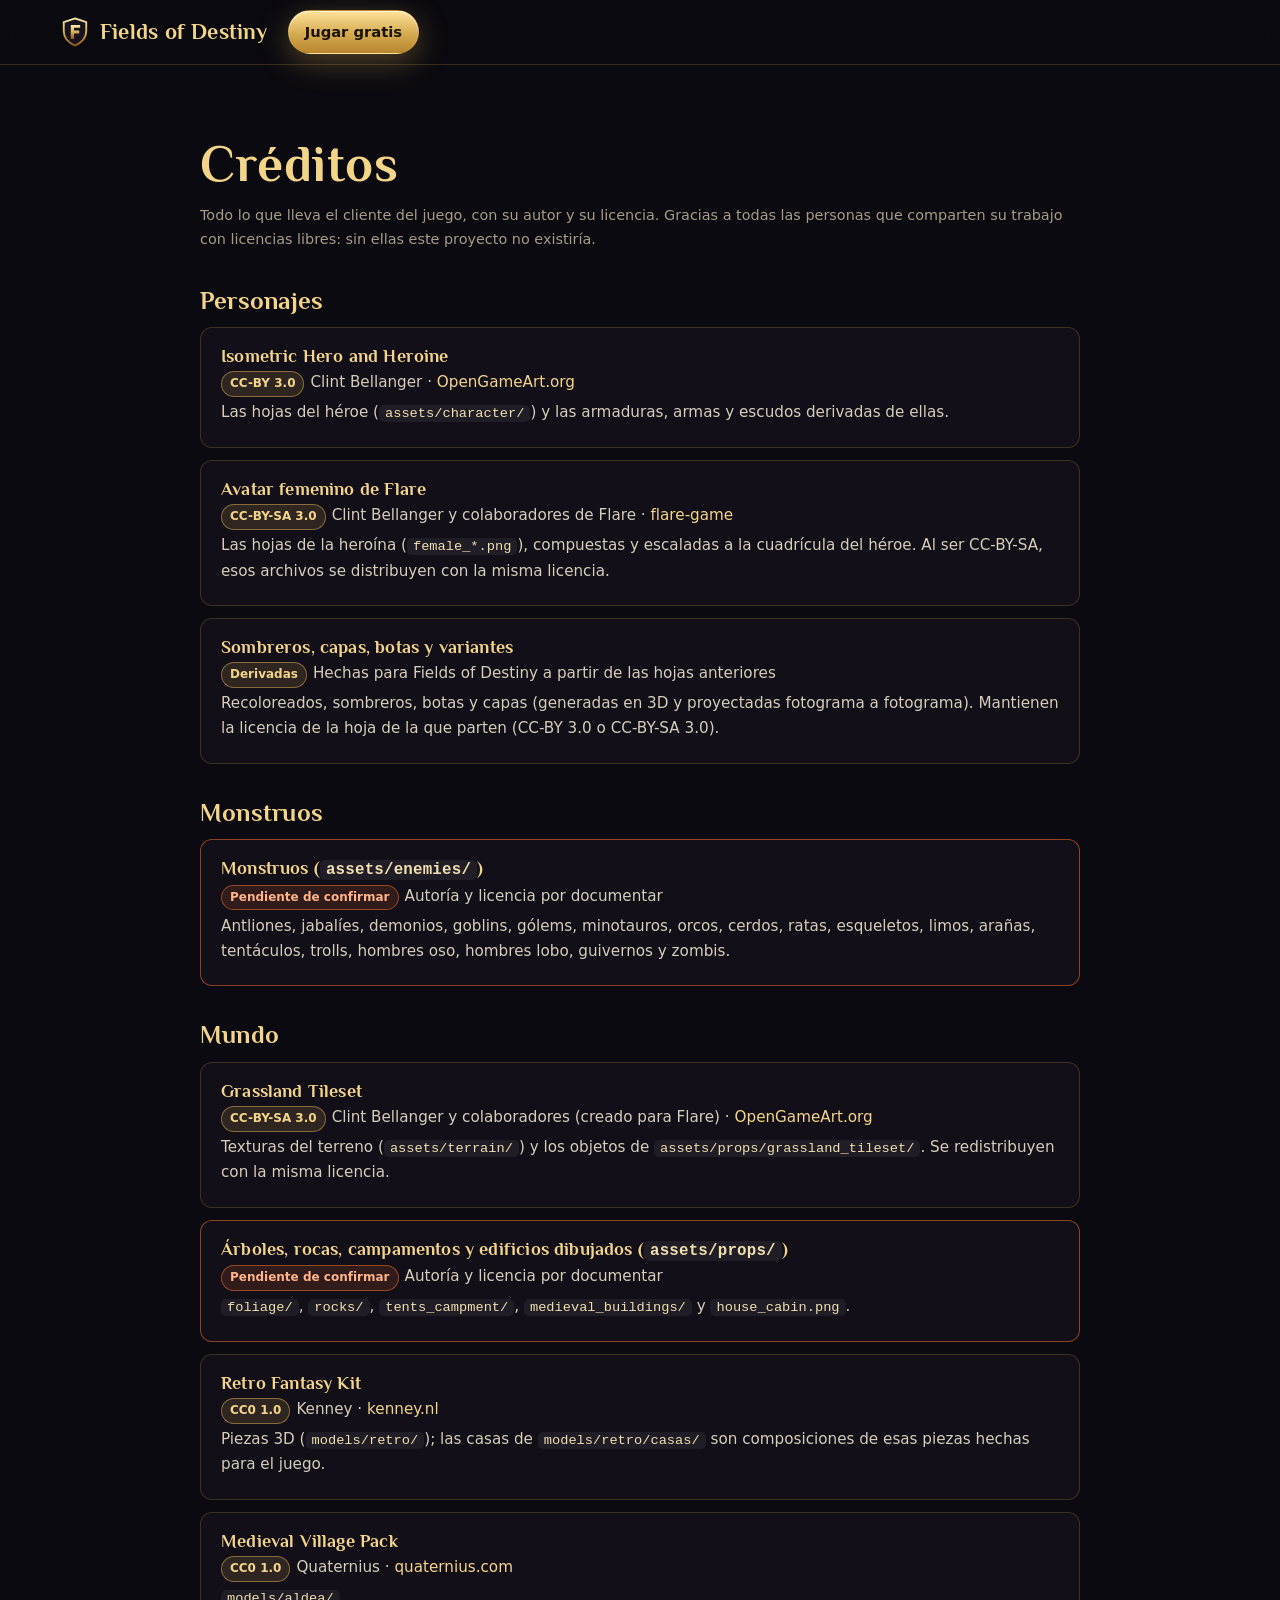
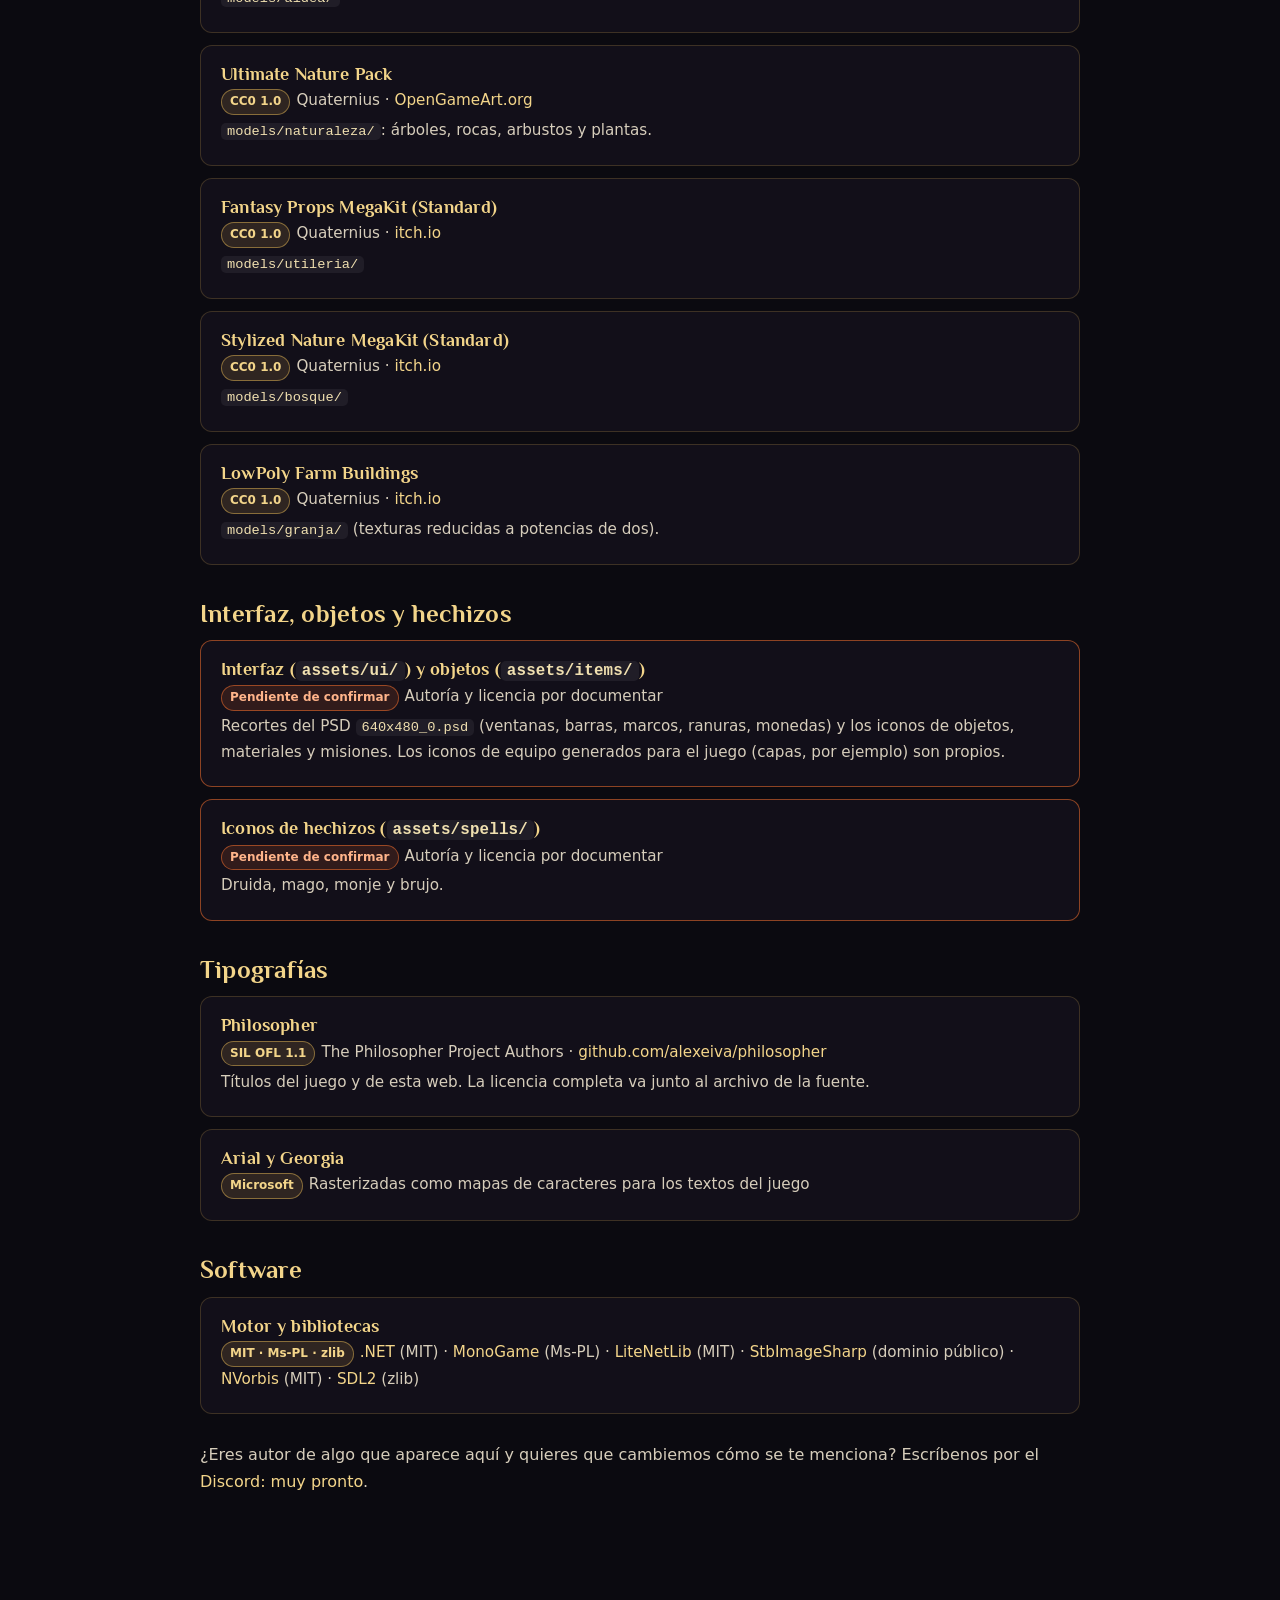
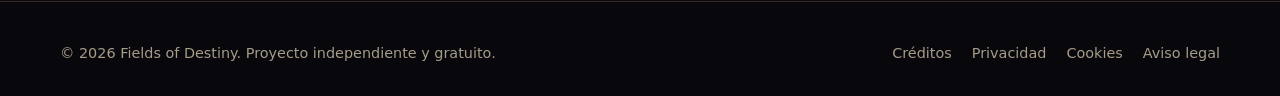
<file: creditos.html>
<!doctype html>
<html lang="es">
<head>
  <meta charset="utf-8">
  <meta name="viewport" content="width=device-width, initial-scale=1">
  <title>Créditos · Fields of Destiny</title>
  <meta name="description" content="Créditos y licencias de todos los recursos que usa Fields of Destiny.">
  <meta name="theme-color" content="#0b0a10">
  <link rel="icon" type="image/svg+xml" href="favicon.svg"><link rel="icon" type="image/png" href="favicon.png">
  <link rel="stylesheet" href="css/site.css">
</head>
<body>
<header class="nav">
  <div class="wrap">
    <a class="brand" href="/"><img src="favicon.svg" alt="" width="30" height="30">Fields of Destiny</a>
    <a class="btn btn-primary" href="/#descargar">Jugar gratis</a>
  </div>
</header>

<main class="page">
  <div class="wrap">
    <h1>Créditos</h1>
    <p class="updated">Todo lo que lleva el cliente del juego, con su autor y su licencia. Gracias a todas las personas que comparten su trabajo con licencias libres: sin ellas este proyecto no existiría.</p>

    <h2>Personajes</h2>
    <div class="credit">
      <h3>Isometric Hero and Heroine</h3>
      <p><span class="lic">CC-BY 3.0</span>Clint Bellanger · <a href="https://opengameart.org" rel="noopener">OpenGameArt.org</a></p>
      <p class="muted">Las hojas del héroe (<code>assets/character/</code>) y las armaduras, armas y escudos derivadas de ellas.</p>
    </div>
    <div class="credit">
      <h3>Avatar femenino de Flare</h3>
      <p><span class="lic">CC-BY-SA 3.0</span>Clint Bellanger y colaboradores de Flare · <a href="https://github.com/flareteam/flare-game" rel="noopener">flare-game</a></p>
      <p class="muted">Las hojas de la heroína (<code>female_*.png</code>), compuestas y escaladas a la cuadrícula del héroe. Al ser CC-BY-SA, esos archivos se distribuyen con la misma licencia.</p>
    </div>
    <div class="credit">
      <h3>Sombreros, capas, botas y variantes</h3>
      <p><span class="lic">Derivadas</span>Hechas para Fields of Destiny a partir de las hojas anteriores</p>
      <p class="muted">Recoloreados, sombreros, botas y capas (generadas en 3D y proyectadas fotograma a fotograma). Mantienen la licencia de la hoja de la que parten (CC-BY 3.0 o CC-BY-SA 3.0).</p>
    </div>

    <h2>Monstruos</h2>
    <div class="credit todo">
      <h3>Monstruos (<code>assets/enemies/</code>)</h3>
      <p><span class="lic">Pendiente de confirmar</span>Autoría y licencia por documentar</p>
      <p class="muted">Antliones, jabalíes, demonios, goblins, gólems, minotauros, orcos, cerdos, ratas, esqueletos, limos, arañas, tentáculos, trolls, hombres oso, hombres lobo, guivernos y zombis.</p>
    </div>

    <h2>Mundo</h2>
    <div class="credit">
      <h3>Grassland Tileset</h3>
      <p><span class="lic">CC-BY-SA 3.0</span>Clint Bellanger y colaboradores (creado para Flare) · <a href="https://opengameart.org/content/grassland-tileset" rel="noopener">OpenGameArt.org</a></p>
      <p class="muted">Texturas del terreno (<code>assets/terrain/</code>) y los objetos de <code>assets/props/grassland_tileset/</code>. Se redistribuyen con la misma licencia.</p>
    </div>
    <div class="credit todo">
      <h3>Árboles, rocas, campamentos y edificios dibujados (<code>assets/props/</code>)</h3>
      <p><span class="lic">Pendiente de confirmar</span>Autoría y licencia por documentar</p>
      <p class="muted"><code>foliage/</code>, <code>rocks/</code>, <code>tents_campment/</code>, <code>medieval_buildings/</code> y <code>house_cabin.png</code>.</p>
    </div>
    <div class="credit">
      <h3>Retro Fantasy Kit</h3>
      <p><span class="lic">CC0 1.0</span>Kenney · <a href="https://kenney.nl/assets/retro-fantasy-kit" rel="noopener">kenney.nl</a></p>
      <p class="muted">Piezas 3D (<code>models/retro/</code>); las casas de <code>models/retro/casas/</code> son composiciones de esas piezas hechas para el juego.</p>
    </div>
    <div class="credit">
      <h3>Medieval Village Pack</h3>
      <p><span class="lic">CC0 1.0</span>Quaternius · <a href="https://quaternius.com" rel="noopener">quaternius.com</a></p>
      <p class="muted"><code>models/aldea/</code></p>
    </div>
    <div class="credit">
      <h3>Ultimate Nature Pack</h3>
      <p><span class="lic">CC0 1.0</span>Quaternius · <a href="https://opengameart.org/content/low-poly-nature-pack-1" rel="noopener">OpenGameArt.org</a></p>
      <p class="muted"><code>models/naturaleza/</code>: árboles, rocas, arbustos y plantas.</p>
    </div>
    <div class="credit">
      <h3>Fantasy Props MegaKit (Standard)</h3>
      <p><span class="lic">CC0 1.0</span>Quaternius · <a href="https://quaternius.itch.io/fantasy-props-megakit" rel="noopener">itch.io</a></p>
      <p class="muted"><code>models/utileria/</code></p>
    </div>
    <div class="credit">
      <h3>Stylized Nature MegaKit (Standard)</h3>
      <p><span class="lic">CC0 1.0</span>Quaternius · <a href="https://quaternius.itch.io/stylized-nature-megakit" rel="noopener">itch.io</a></p>
      <p class="muted"><code>models/bosque/</code></p>
    </div>
    <div class="credit">
      <h3>LowPoly Farm Buildings</h3>
      <p><span class="lic">CC0 1.0</span>Quaternius · <a href="https://quaternius.itch.io/lowpoly-farm-buildings" rel="noopener">itch.io</a></p>
      <p class="muted"><code>models/granja/</code> (texturas reducidas a potencias de dos).</p>
    </div>

    <h2>Interfaz, objetos y hechizos</h2>
    <div class="credit todo">
      <h3>Interfaz (<code>assets/ui/</code>) y objetos (<code>assets/items/</code>)</h3>
      <p><span class="lic">Pendiente de confirmar</span>Autoría y licencia por documentar</p>
      <p class="muted">Recortes del PSD <code>640x480_0.psd</code> (ventanas, barras, marcos, ranuras, monedas) y los iconos de objetos, materiales y misiones. Los iconos de equipo generados para el juego (capas, por ejemplo) son propios.</p>
    </div>
    <div class="credit todo">
      <h3>Iconos de hechizos (<code>assets/spells/</code>)</h3>
      <p><span class="lic">Pendiente de confirmar</span>Autoría y licencia por documentar</p>
      <p class="muted">Druida, mago, monje y brujo.</p>
    </div>

    <h2>Tipografías</h2>
    <div class="credit">
      <h3>Philosopher</h3>
      <p><span class="lic">SIL OFL 1.1</span>The Philosopher Project Authors · <a href="https://github.com/alexeiva/philosopher" rel="noopener">github.com/alexeiva/philosopher</a></p>
      <p class="muted">Títulos del juego y de esta web. La licencia completa va junto al archivo de la fuente.</p>
    </div>
    <div class="credit">
      <h3>Arial y Georgia</h3>
      <p><span class="lic">Microsoft</span>Rasterizadas como mapas de caracteres para los textos del juego</p>
    </div>

    <h2>Software</h2>
    <div class="credit">
      <h3>Motor y bibliotecas</h3>
      <p><span class="lic">MIT · Ms-PL · zlib</span><a href="https://dotnet.microsoft.com" rel="noopener">.NET</a> (MIT) · <a href="https://monogame.net" rel="noopener">MonoGame</a> (Ms-PL) · <a href="https://github.com/RevenantX/LiteNetLib" rel="noopener">LiteNetLib</a> (MIT) · <a href="https://github.com/StbSharp/StbImageSharp" rel="noopener">StbImageSharp</a> (dominio público) · <a href="https://github.com/NVorbis/NVorbis" rel="noopener">NVorbis</a> (MIT) · <a href="https://www.libsdl.org" rel="noopener">SDL2</a> (zlib)</p>
    </div>

    <p class="muted mt">¿Eres autor de algo que aparece aquí y quieres que cambiemos cómo se te menciona? Escríbenos por el <a href="/discord" data-link="discord">Discord</a>.</p>
  </div>
</main>

<footer>
  <div class="wrap">
    <div>© <span data-year>2026</span> Fields of Destiny. Proyecto independiente y gratuito.</div>
    <nav aria-label="Legal">
      <a href="creditos.html">Créditos</a>
      <a href="legal/privacidad.html">Privacidad</a>
      <a href="legal/cookies.html">Cookies</a>
      <a href="legal/aviso-legal.html">Aviso legal</a>
    </nav>
  </div>
</footer>
<script src="js/site.js" defer></script>
</body>
</html>
</file>
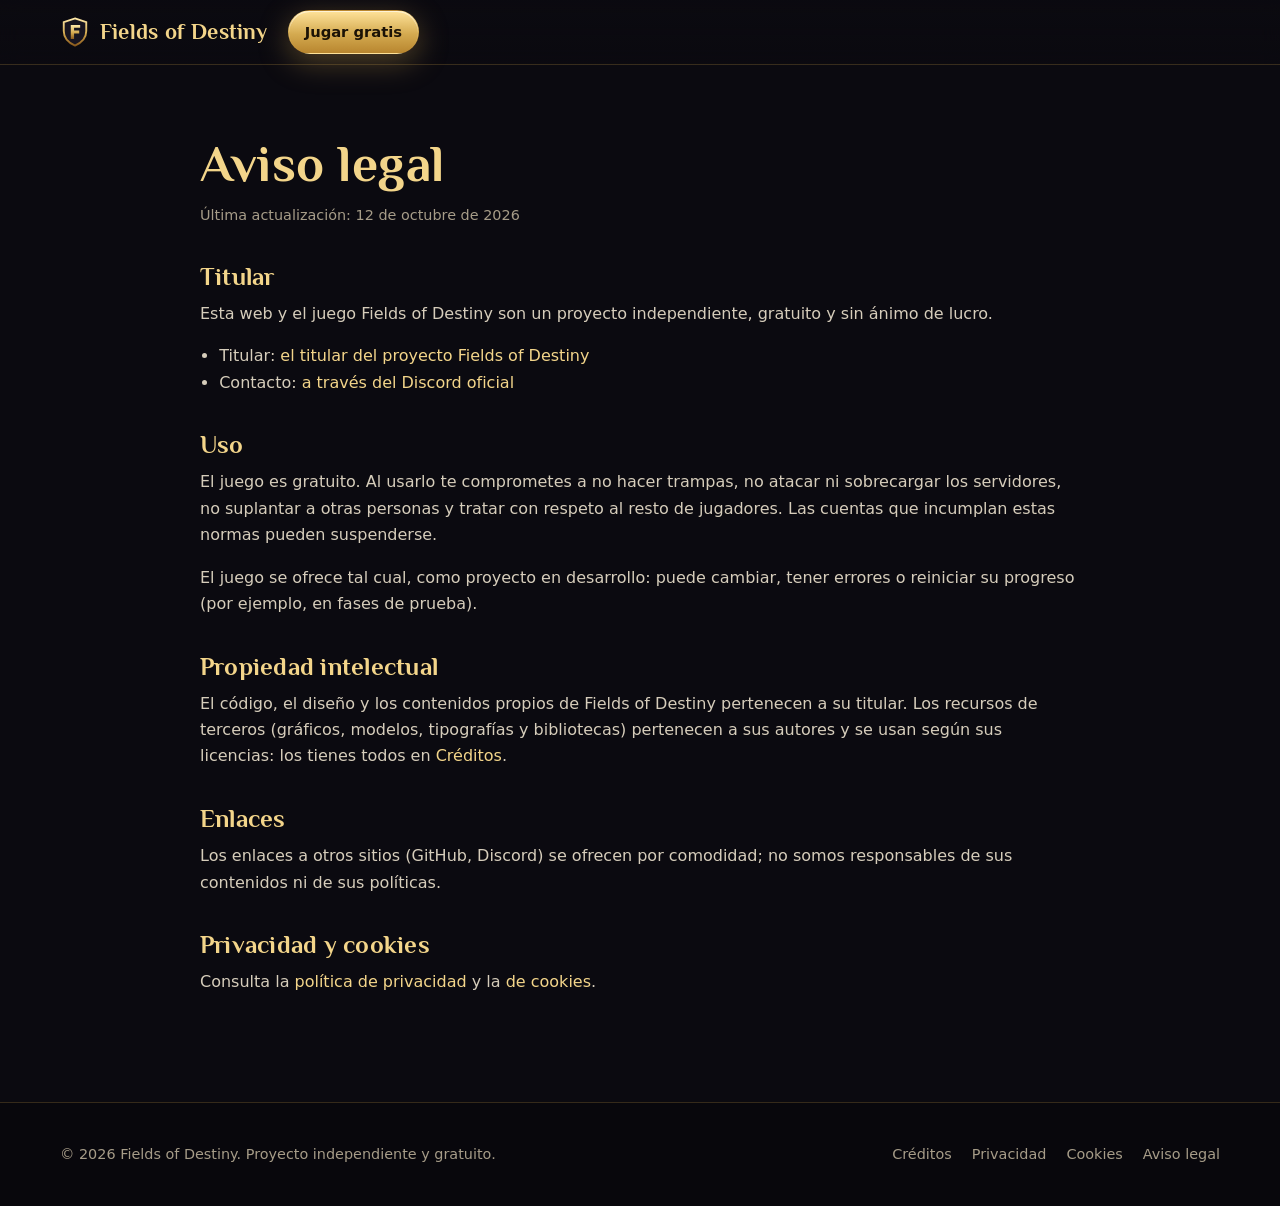
<file: legal/aviso-legal.html>
<!doctype html>
<html lang="es">
<head>
  <meta charset="utf-8">
  <meta name="viewport" content="width=device-width, initial-scale=1">
  <title>Aviso legal · Fields of Destiny</title>
  <meta name="theme-color" content="#0b0a10">
  <link rel="icon" type="image/svg+xml" href="../favicon.svg"><link rel="icon" type="image/png" href="../favicon.png">
  <link rel="stylesheet" href="../css/site.css">
</head>
<body>
<header class="nav">
  <div class="wrap">
    <a class="brand" href="/"><img src="../favicon.svg" alt="" width="30" height="30">Fields of Destiny</a>
    <a class="btn btn-primary" href="/#descargar">Jugar gratis</a>
  </div>
</header>

<main class="page">
  <div class="wrap">
    <h1>Aviso legal</h1>
    <p class="updated">Última actualización: 12 de octubre de 2026</p>

    <h2>Titular</h2>
    <p>Esta web y el juego Fields of Destiny son un proyecto independiente, gratuito y sin ánimo de lucro.</p>
    <ul>
      <li>Titular: <span class="fill" data-field="titular">el titular del proyecto Fields of Destiny</span></li>
      <li>Contacto: <a class="fill" data-field="contacto" href="/discord">a través del Discord oficial</a></li>
    </ul>

    <h2>Uso</h2>
    <p>El juego es gratuito. Al usarlo te comprometes a no hacer trampas, no atacar ni sobrecargar los servidores, no suplantar a otras personas y tratar con respeto al resto de jugadores. Las cuentas que incumplan estas normas pueden suspenderse.</p>
    <p>El juego se ofrece tal cual, como proyecto en desarrollo: puede cambiar, tener errores o reiniciar su progreso (por ejemplo, en fases de prueba).</p>

    <h2>Propiedad intelectual</h2>
    <p>El código, el diseño y los contenidos propios de Fields of Destiny pertenecen a su titular. Los recursos de terceros (gráficos, modelos, tipografías y bibliotecas) pertenecen a sus autores y se usan según sus licencias: los tienes todos en <a href="../creditos.html">Créditos</a>.</p>

    <h2>Enlaces</h2>
    <p>Los enlaces a otros sitios (GitHub, Discord) se ofrecen por comodidad; no somos responsables de sus contenidos ni de sus políticas.</p>

    <h2>Privacidad y cookies</h2>
    <p>Consulta la <a href="privacidad.html">política de privacidad</a> y la <a href="cookies.html">de cookies</a>.</p>
  </div>
</main>

<footer>
  <div class="wrap">
    <div>© <span data-year>2026</span> Fields of Destiny. Proyecto independiente y gratuito.</div>
    <nav aria-label="Legal">
      <a href="../creditos.html">Créditos</a>
      <a href="privacidad.html">Privacidad</a>
      <a href="cookies.html">Cookies</a>
      <a href="aviso-legal.html">Aviso legal</a>
    </nav>
  </div>
</footer>
<script src="../js/site.js" defer></script>
</body>
</html>
</file>
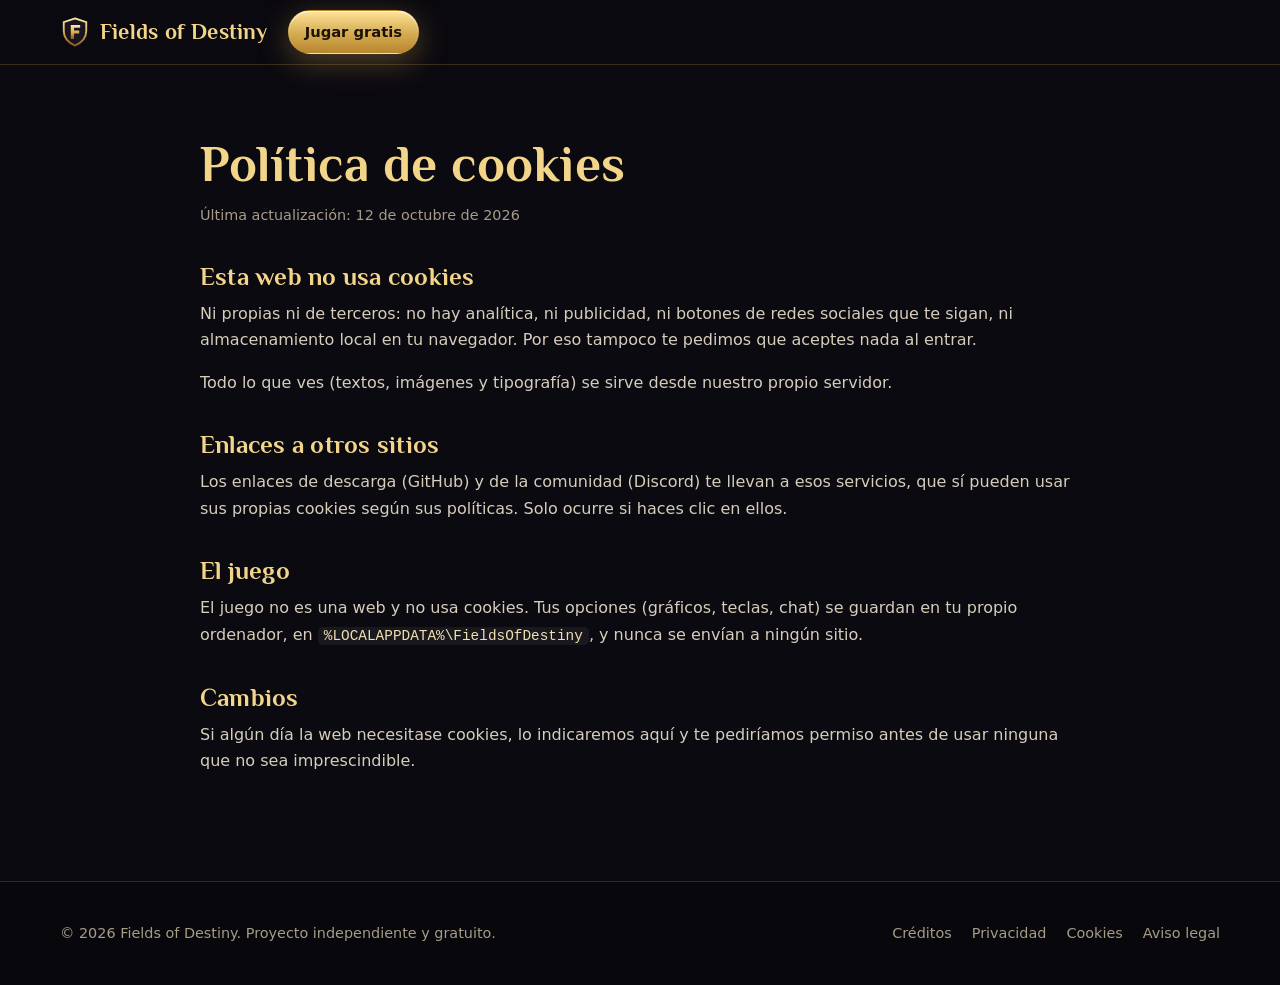
<file: legal/cookies.html>
<!doctype html>
<html lang="es">
<head>
  <meta charset="utf-8">
  <meta name="viewport" content="width=device-width, initial-scale=1">
  <title>Política de cookies · Fields of Destiny</title>
  <meta name="theme-color" content="#0b0a10">
  <link rel="icon" type="image/svg+xml" href="../favicon.svg"><link rel="icon" type="image/png" href="../favicon.png">
  <link rel="stylesheet" href="../css/site.css">
</head>
<body>
<header class="nav">
  <div class="wrap">
    <a class="brand" href="/"><img src="../favicon.svg" alt="" width="30" height="30">Fields of Destiny</a>
    <a class="btn btn-primary" href="/#descargar">Jugar gratis</a>
  </div>
</header>

<main class="page">
  <div class="wrap">
    <h1>Política de cookies</h1>
    <p class="updated">Última actualización: 12 de octubre de 2026</p>

    <h2>Esta web no usa cookies</h2>
    <p>Ni propias ni de terceros: no hay analítica, ni publicidad, ni botones de redes sociales que te sigan, ni almacenamiento local en tu navegador. Por eso tampoco te pedimos que aceptes nada al entrar.</p>
    <p>Todo lo que ves (textos, imágenes y tipografía) se sirve desde nuestro propio servidor.</p>

    <h2>Enlaces a otros sitios</h2>
    <p>Los enlaces de descarga (GitHub) y de la comunidad (Discord) te llevan a esos servicios, que sí pueden usar sus propias cookies según sus políticas. Solo ocurre si haces clic en ellos.</p>

    <h2>El juego</h2>
    <p>El juego no es una web y no usa cookies. Tus opciones (gráficos, teclas, chat) se guardan en tu propio ordenador, en <code>%LOCALAPPDATA%\FieldsOfDestiny</code>, y nunca se envían a ningún sitio.</p>

    <h2>Cambios</h2>
    <p>Si algún día la web necesitase cookies, lo indicaremos aquí y te pediríamos permiso antes de usar ninguna que no sea imprescindible.</p>
  </div>
</main>

<footer>
  <div class="wrap">
    <div>© <span data-year>2026</span> Fields of Destiny. Proyecto independiente y gratuito.</div>
    <nav aria-label="Legal">
      <a href="../creditos.html">Créditos</a>
      <a href="privacidad.html">Privacidad</a>
      <a href="cookies.html">Cookies</a>
      <a href="aviso-legal.html">Aviso legal</a>
    </nav>
  </div>
</footer>
<script src="../js/site.js" defer></script>
</body>
</html>
</file>
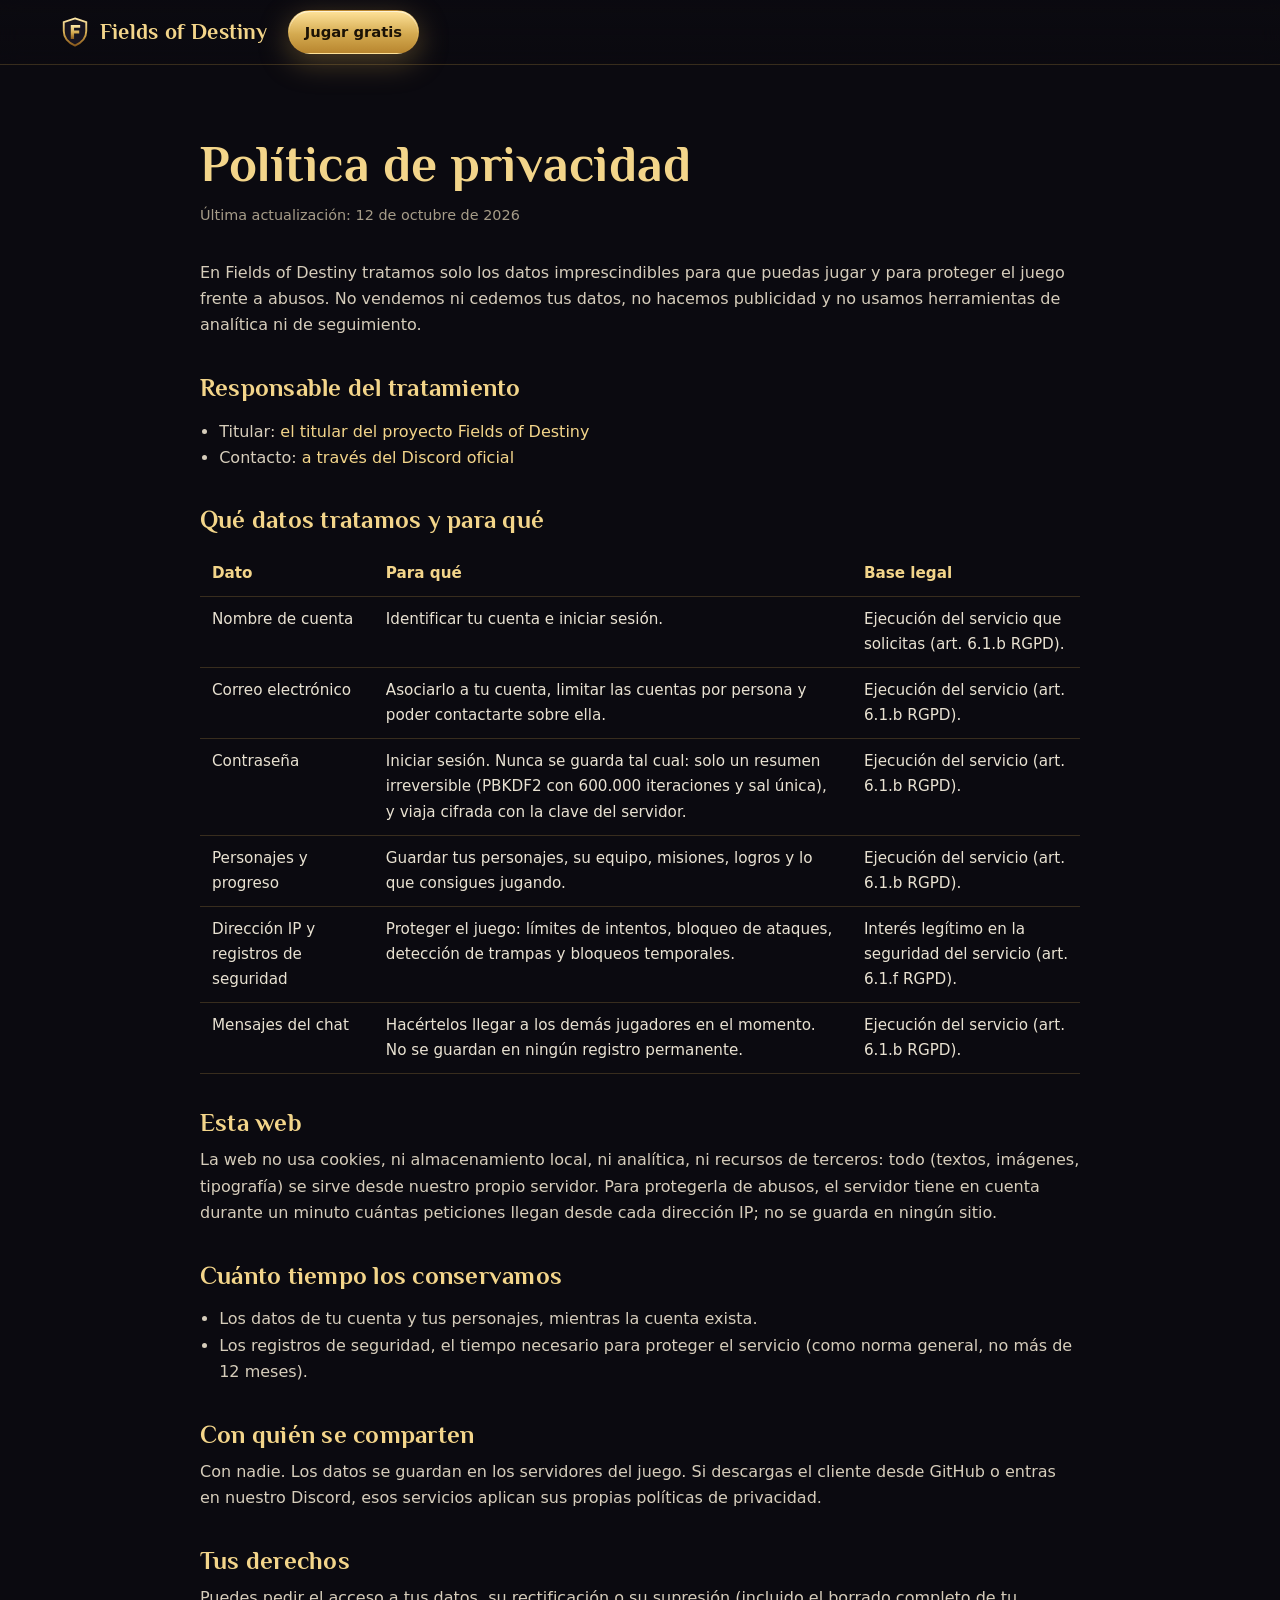
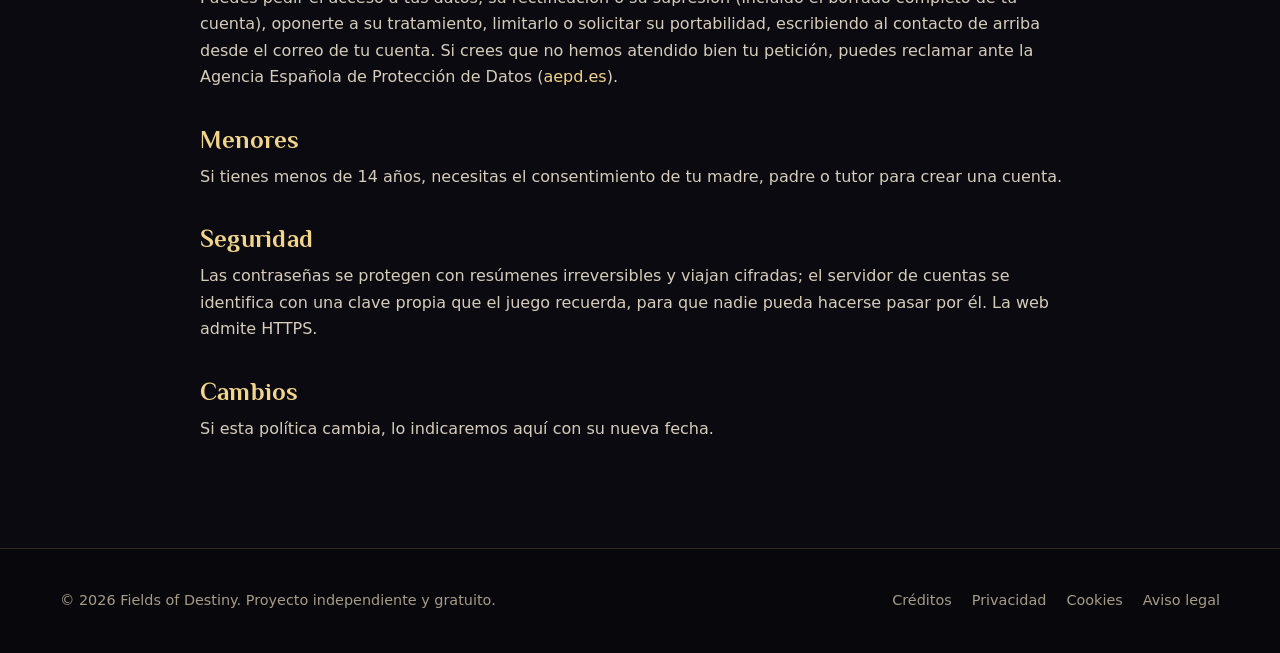
<file: legal/privacidad.html>
<!doctype html>
<html lang="es">
<head>
  <meta charset="utf-8">
  <meta name="viewport" content="width=device-width, initial-scale=1">
  <title>Política de privacidad · Fields of Destiny</title>
  <meta name="theme-color" content="#0b0a10">
  <link rel="icon" type="image/svg+xml" href="../favicon.svg"><link rel="icon" type="image/png" href="../favicon.png">
  <link rel="stylesheet" href="../css/site.css">
</head>
<body>
<header class="nav">
  <div class="wrap">
    <a class="brand" href="/"><img src="../favicon.svg" alt="" width="30" height="30">Fields of Destiny</a>
    <a class="btn btn-primary" href="/#descargar">Jugar gratis</a>
  </div>
</header>

<main class="page">
  <div class="wrap">
    <h1>Política de privacidad</h1>
    <p class="updated">Última actualización: 12 de octubre de 2026</p>

    <p>En Fields of Destiny tratamos solo los datos imprescindibles para que puedas jugar y para proteger el juego frente a abusos. No vendemos ni cedemos tus datos, no hacemos publicidad y no usamos herramientas de analítica ni de seguimiento.</p>

    <h2>Responsable del tratamiento</h2>
    <ul>
      <li>Titular: <span class="fill" data-field="titular">el titular del proyecto Fields of Destiny</span></li>
      <li>Contacto: <a class="fill" data-field="contacto" href="/discord">a través del Discord oficial</a></li>
    </ul>

    <h2>Qué datos tratamos y para qué</h2>
    <table>
      <thead><tr><th>Dato</th><th>Para qué</th><th>Base legal</th></tr></thead>
      <tbody>
        <tr><td>Nombre de cuenta</td><td>Identificar tu cuenta e iniciar sesión.</td><td>Ejecución del servicio que solicitas (art. 6.1.b RGPD).</td></tr>
        <tr><td>Correo electrónico</td><td>Asociarlo a tu cuenta, limitar las cuentas por persona y poder contactarte sobre ella.</td><td>Ejecución del servicio (art. 6.1.b RGPD).</td></tr>
        <tr><td>Contraseña</td><td>Iniciar sesión. Nunca se guarda tal cual: solo un resumen irreversible (PBKDF2 con 600.000 iteraciones y sal única), y viaja cifrada con la clave del servidor.</td><td>Ejecución del servicio (art. 6.1.b RGPD).</td></tr>
        <tr><td>Personajes y progreso</td><td>Guardar tus personajes, su equipo, misiones, logros y lo que consigues jugando.</td><td>Ejecución del servicio (art. 6.1.b RGPD).</td></tr>
        <tr><td>Dirección IP y registros de seguridad</td><td>Proteger el juego: límites de intentos, bloqueo de ataques, detección de trampas y bloqueos temporales.</td><td>Interés legítimo en la seguridad del servicio (art. 6.1.f RGPD).</td></tr>
        <tr><td>Mensajes del chat</td><td>Hacértelos llegar a los demás jugadores en el momento. No se guardan en ningún registro permanente.</td><td>Ejecución del servicio (art. 6.1.b RGPD).</td></tr>
      </tbody>
    </table>

    <h2>Esta web</h2>
    <p>La web no usa cookies, ni almacenamiento local, ni analítica, ni recursos de terceros: todo (textos, imágenes, tipografía) se sirve desde nuestro propio servidor. Para protegerla de abusos, el servidor tiene en cuenta durante un minuto cuántas peticiones llegan desde cada dirección IP; no se guarda en ningún sitio.</p>

    <h2>Cuánto tiempo los conservamos</h2>
    <ul>
      <li>Los datos de tu cuenta y tus personajes, mientras la cuenta exista.</li>
      <li>Los registros de seguridad, el tiempo necesario para proteger el servicio (como norma general, no más de 12 meses).</li>
    </ul>

    <h2>Con quién se comparten</h2>
    <p>Con nadie. Los datos se guardan en los servidores del juego. Si descargas el cliente desde GitHub o entras en nuestro Discord, esos servicios aplican sus propias políticas de privacidad.</p>

    <h2>Tus derechos</h2>
    <p>Puedes pedir el acceso a tus datos, su rectificación o su supresión (incluido el borrado completo de tu cuenta), oponerte a su tratamiento, limitarlo o solicitar su portabilidad, escribiendo al contacto de arriba desde el correo de tu cuenta. Si crees que no hemos atendido bien tu petición, puedes reclamar ante la Agencia Española de Protección de Datos (<a href="https://www.aepd.es" rel="noopener">aepd.es</a>).</p>

    <h2>Menores</h2>
    <p>Si tienes menos de 14 años, necesitas el consentimiento de tu madre, padre o tutor para crear una cuenta.</p>

    <h2>Seguridad</h2>
    <p>Las contraseñas se protegen con resúmenes irreversibles y viajan cifradas; el servidor de cuentas se identifica con una clave propia que el juego recuerda, para que nadie pueda hacerse pasar por él. La web admite HTTPS.</p>

    <h2>Cambios</h2>
    <p>Si esta política cambia, lo indicaremos aquí con su nueva fecha.</p>
  </div>
</main>

<footer>
  <div class="wrap">
    <div>© <span data-year>2026</span> Fields of Destiny. Proyecto independiente y gratuito.</div>
    <nav aria-label="Legal">
      <a href="../creditos.html">Créditos</a>
      <a href="privacidad.html">Privacidad</a>
      <a href="cookies.html">Cookies</a>
      <a href="aviso-legal.html">Aviso legal</a>
    </nav>
  </div>
</footer>
<script src="../js/site.js" defer></script>
</body>
</html>
</file>
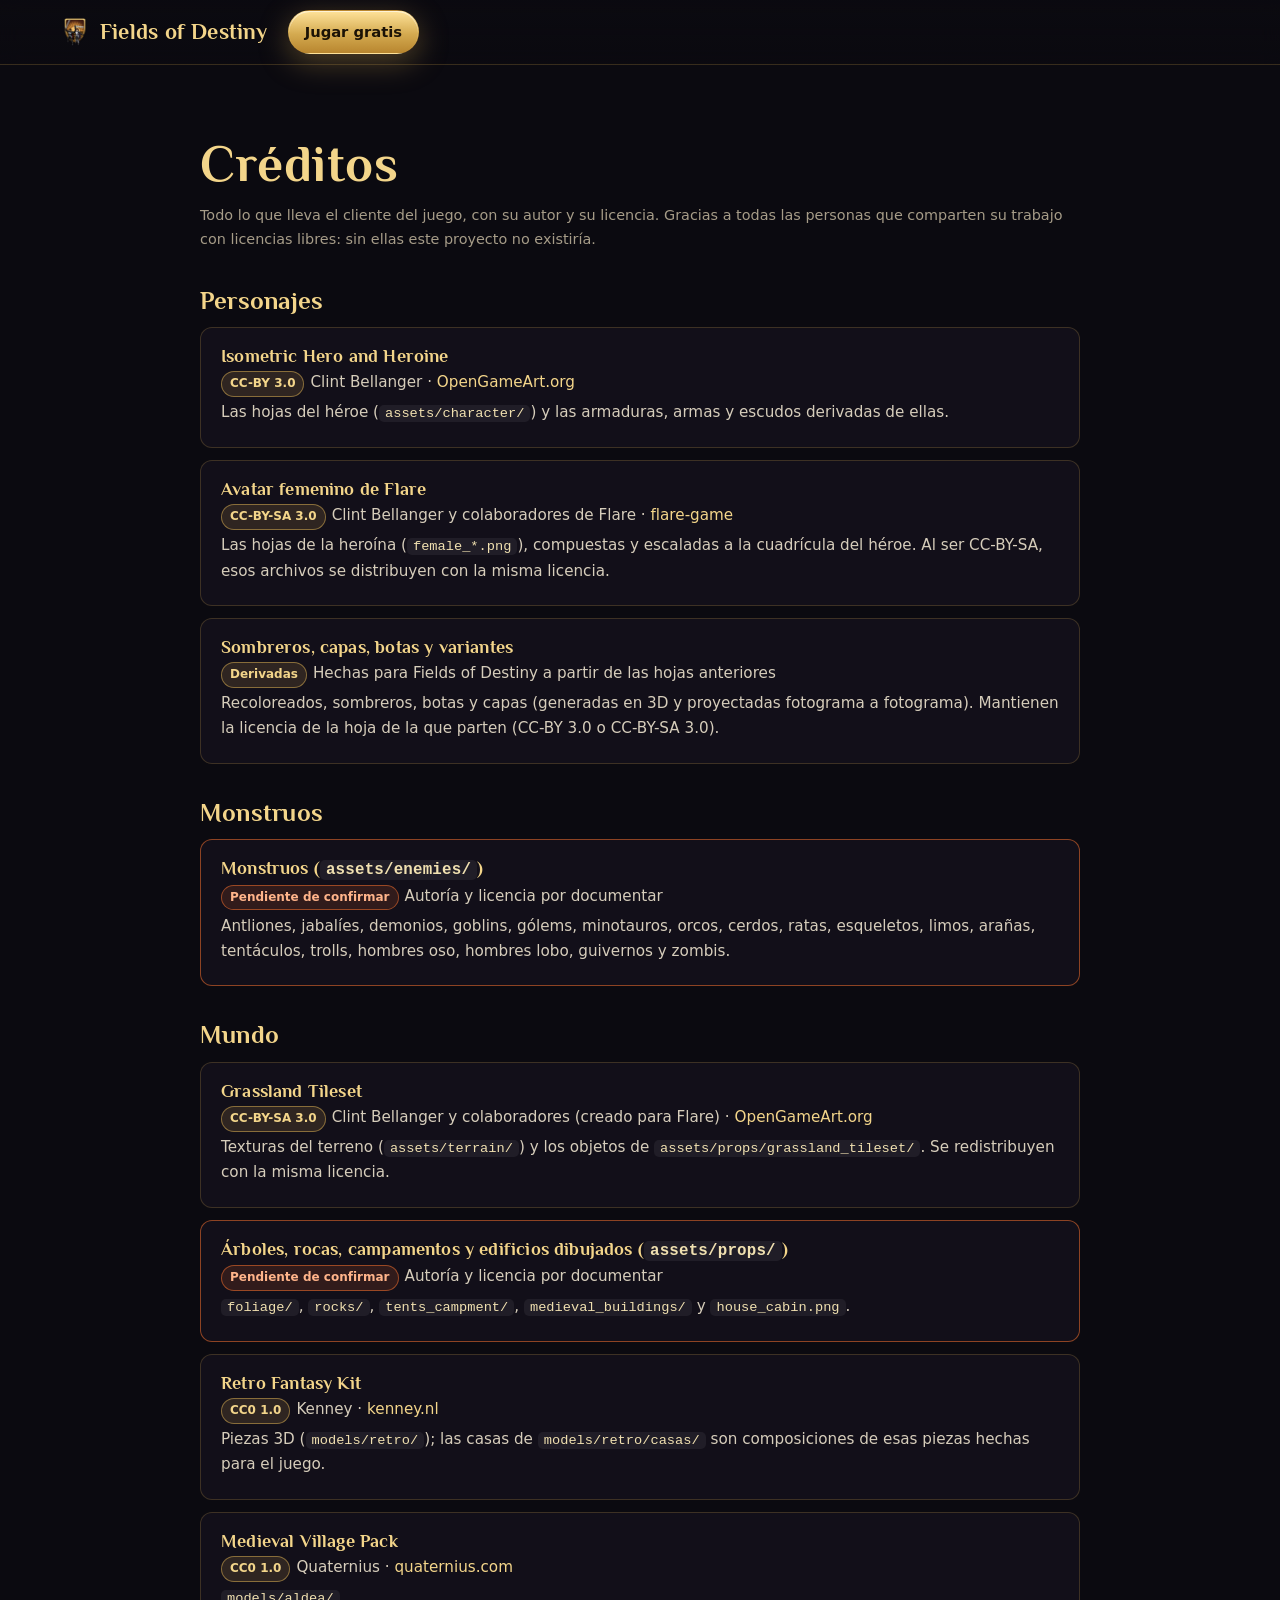
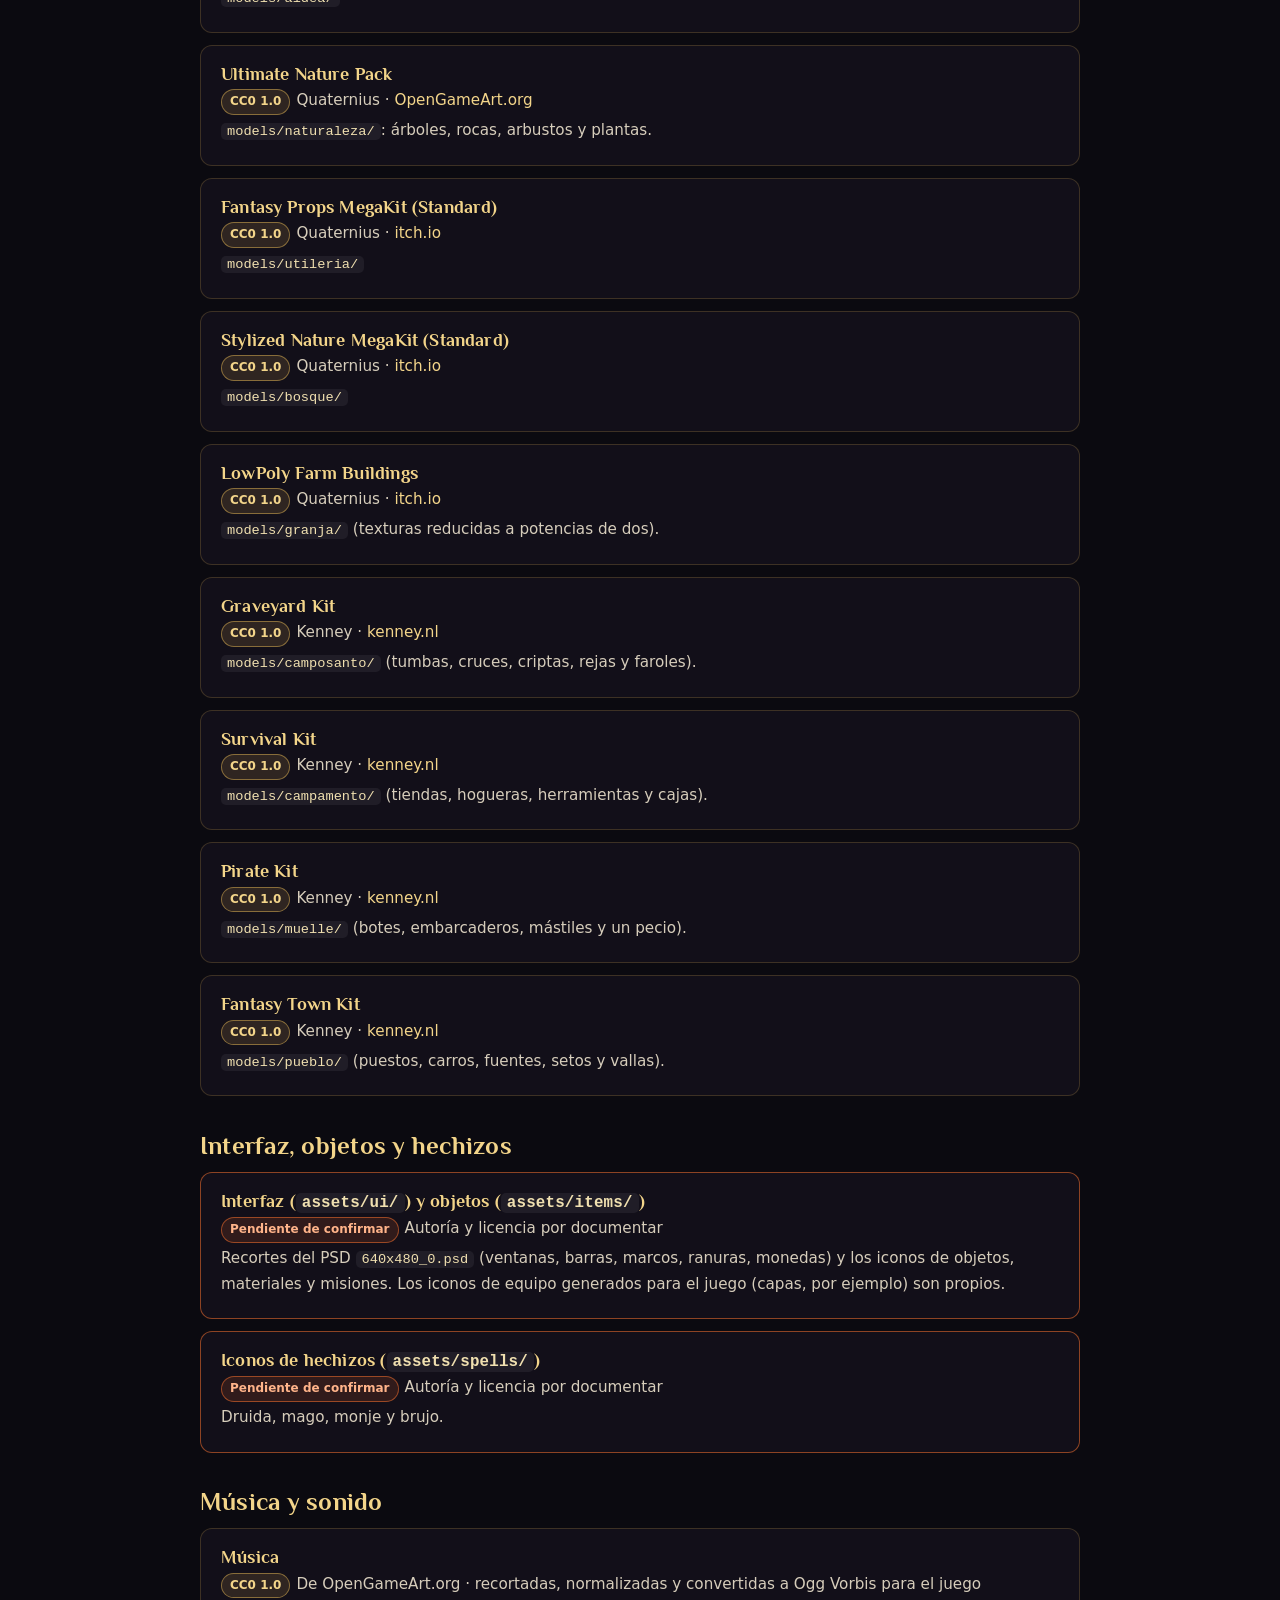
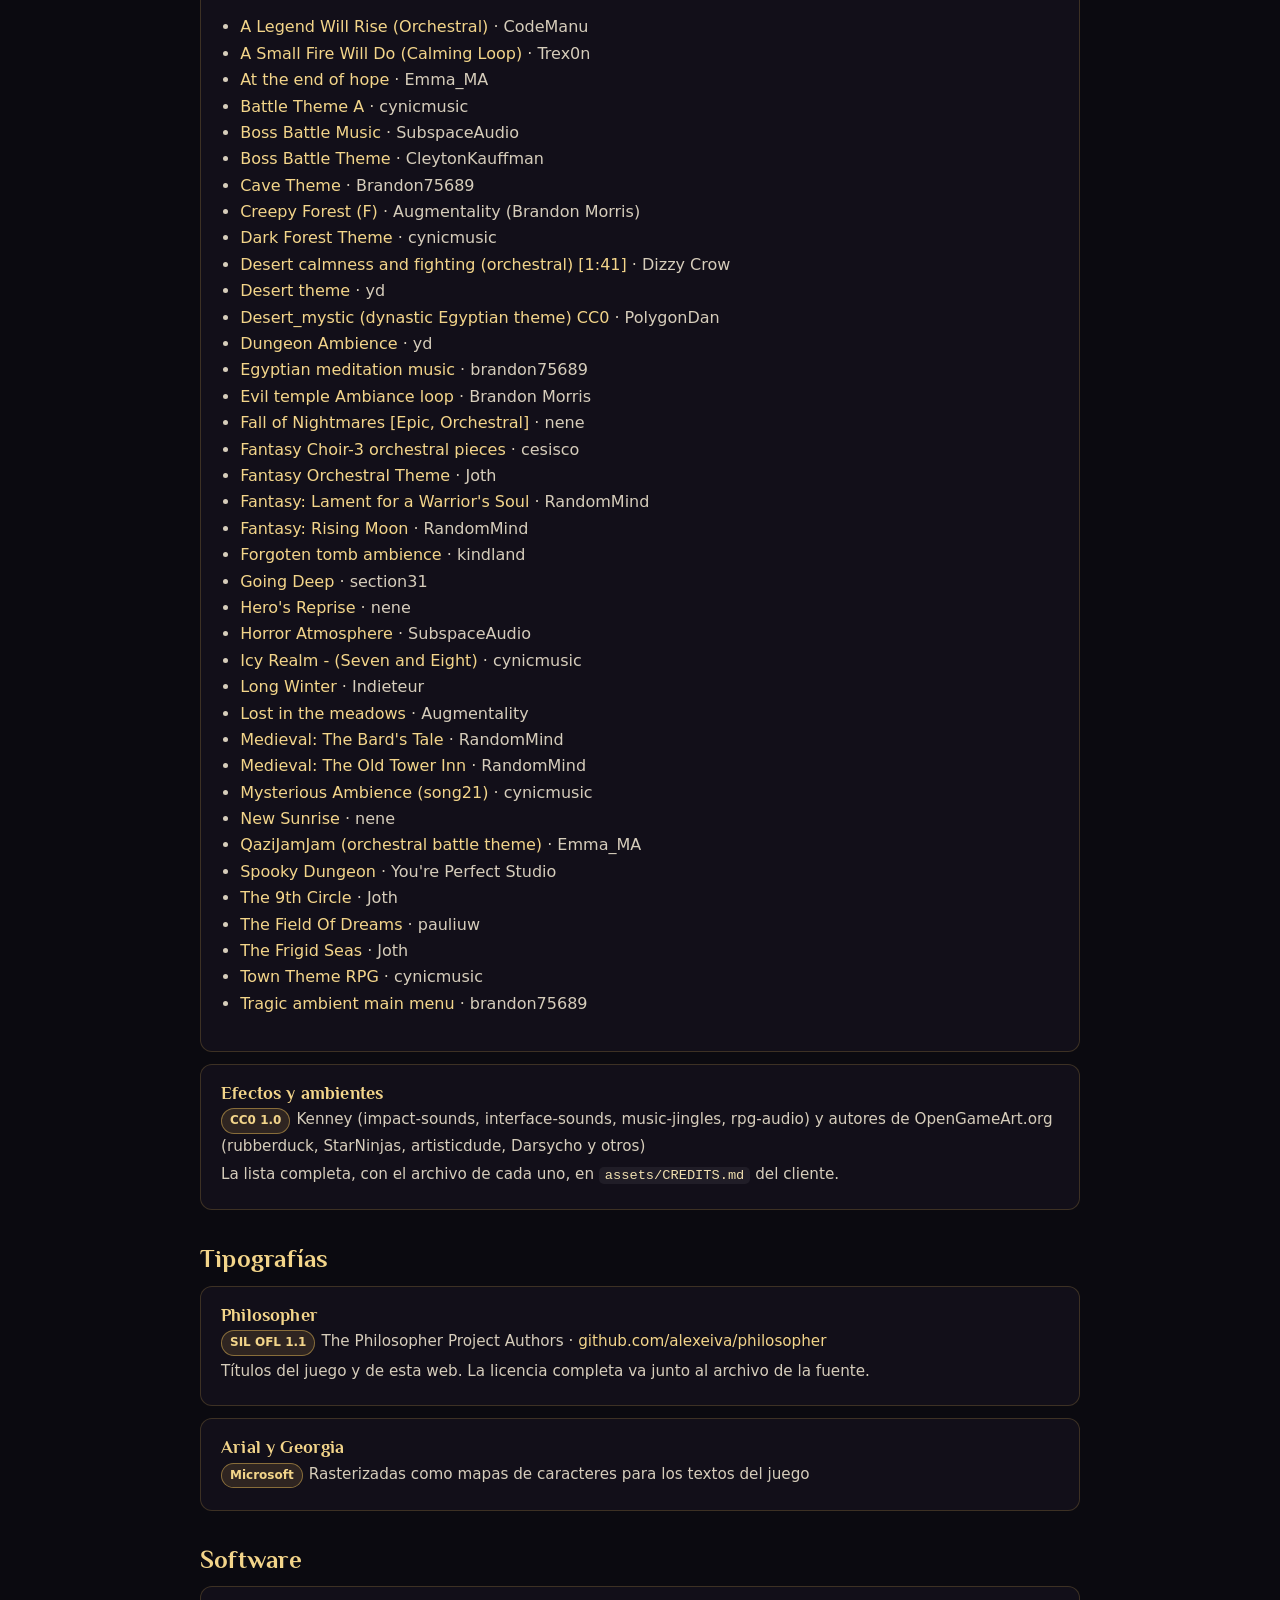
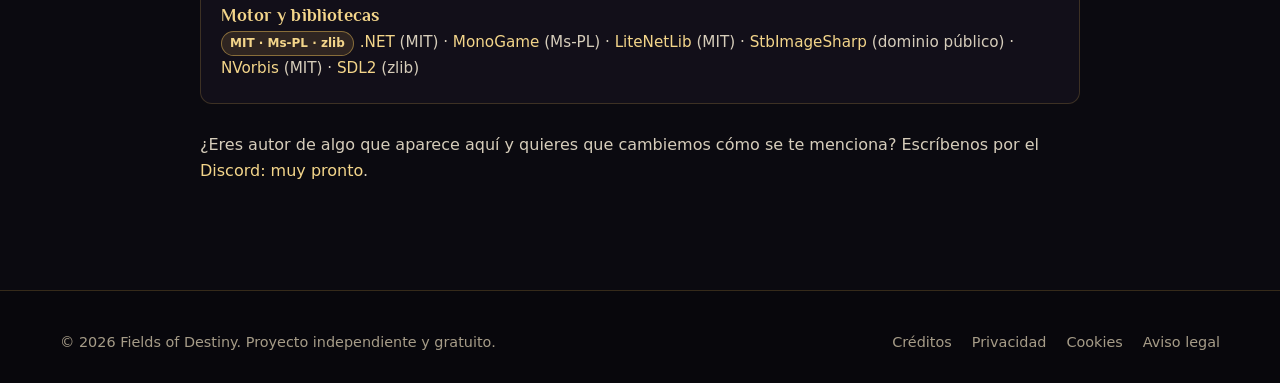
<file: public/creditos.html>
<!doctype html>
<html lang="es">
<head>
  <meta charset="utf-8">
  <meta name="viewport" content="width=device-width, initial-scale=1">
  <title>Créditos · Fields of Destiny</title>
  <meta name="description" content="Créditos y licencias de todos los recursos que usa Fields of Destiny.">
  <meta name="theme-color" content="#0b0a10">
  <link rel="icon" type="image/svg+xml" href="favicon.svg"><link rel="icon" type="image/png" href="favicon.png">
  <link rel="stylesheet" href="css/site.css">
</head>
<body>
<header class="nav">
  <div class="wrap">
    <a class="brand" href="/"><img src="favicon.svg" alt="" width="30" height="30">Fields of Destiny</a>
    <a class="btn btn-primary" href="/#descargar">Jugar gratis</a>
  </div>
</header>

<main class="page">
  <div class="wrap">
    <h1>Créditos</h1>
    <p class="updated">Todo lo que lleva el cliente del juego, con su autor y su licencia. Gracias a todas las personas que comparten su trabajo con licencias libres: sin ellas este proyecto no existiría.</p>

    <h2>Personajes</h2>
    <div class="credit">
      <h3>Isometric Hero and Heroine</h3>
      <p><span class="lic">CC-BY 3.0</span>Clint Bellanger · <a href="https://opengameart.org" rel="noopener">OpenGameArt.org</a></p>
      <p class="muted">Las hojas del héroe (<code>assets/character/</code>) y las armaduras, armas y escudos derivadas de ellas.</p>
    </div>
    <div class="credit">
      <h3>Avatar femenino de Flare</h3>
      <p><span class="lic">CC-BY-SA 3.0</span>Clint Bellanger y colaboradores de Flare · <a href="https://github.com/flareteam/flare-game" rel="noopener">flare-game</a></p>
      <p class="muted">Las hojas de la heroína (<code>female_*.png</code>), compuestas y escaladas a la cuadrícula del héroe. Al ser CC-BY-SA, esos archivos se distribuyen con la misma licencia.</p>
    </div>
    <div class="credit">
      <h3>Sombreros, capas, botas y variantes</h3>
      <p><span class="lic">Derivadas</span>Hechas para Fields of Destiny a partir de las hojas anteriores</p>
      <p class="muted">Recoloreados, sombreros, botas y capas (generadas en 3D y proyectadas fotograma a fotograma). Mantienen la licencia de la hoja de la que parten (CC-BY 3.0 o CC-BY-SA 3.0).</p>
    </div>

    <h2>Monstruos</h2>
    <div class="credit todo">
      <h3>Monstruos (<code>assets/enemies/</code>)</h3>
      <p><span class="lic">Pendiente de confirmar</span>Autoría y licencia por documentar</p>
      <p class="muted">Antliones, jabalíes, demonios, goblins, gólems, minotauros, orcos, cerdos, ratas, esqueletos, limos, arañas, tentáculos, trolls, hombres oso, hombres lobo, guivernos y zombis.</p>
    </div>

    <h2>Mundo</h2>
    <div class="credit">
      <h3>Grassland Tileset</h3>
      <p><span class="lic">CC-BY-SA 3.0</span>Clint Bellanger y colaboradores (creado para Flare) · <a href="https://opengameart.org/content/grassland-tileset" rel="noopener">OpenGameArt.org</a></p>
      <p class="muted">Texturas del terreno (<code>assets/terrain/</code>) y los objetos de <code>assets/props/grassland_tileset/</code>. Se redistribuyen con la misma licencia.</p>
    </div>
    <div class="credit todo">
      <h3>Árboles, rocas, campamentos y edificios dibujados (<code>assets/props/</code>)</h3>
      <p><span class="lic">Pendiente de confirmar</span>Autoría y licencia por documentar</p>
      <p class="muted"><code>foliage/</code>, <code>rocks/</code>, <code>tents_campment/</code>, <code>medieval_buildings/</code> y <code>house_cabin.png</code>.</p>
    </div>
    <div class="credit">
      <h3>Retro Fantasy Kit</h3>
      <p><span class="lic">CC0 1.0</span>Kenney · <a href="https://kenney.nl/assets/retro-fantasy-kit" rel="noopener">kenney.nl</a></p>
      <p class="muted">Piezas 3D (<code>models/retro/</code>); las casas de <code>models/retro/casas/</code> son composiciones de esas piezas hechas para el juego.</p>
    </div>
    <div class="credit">
      <h3>Medieval Village Pack</h3>
      <p><span class="lic">CC0 1.0</span>Quaternius · <a href="https://quaternius.com" rel="noopener">quaternius.com</a></p>
      <p class="muted"><code>models/aldea/</code></p>
    </div>
    <div class="credit">
      <h3>Ultimate Nature Pack</h3>
      <p><span class="lic">CC0 1.0</span>Quaternius · <a href="https://opengameart.org/content/low-poly-nature-pack-1" rel="noopener">OpenGameArt.org</a></p>
      <p class="muted"><code>models/naturaleza/</code>: árboles, rocas, arbustos y plantas.</p>
    </div>
    <div class="credit">
      <h3>Fantasy Props MegaKit (Standard)</h3>
      <p><span class="lic">CC0 1.0</span>Quaternius · <a href="https://quaternius.itch.io/fantasy-props-megakit" rel="noopener">itch.io</a></p>
      <p class="muted"><code>models/utileria/</code></p>
    </div>
    <div class="credit">
      <h3>Stylized Nature MegaKit (Standard)</h3>
      <p><span class="lic">CC0 1.0</span>Quaternius · <a href="https://quaternius.itch.io/stylized-nature-megakit" rel="noopener">itch.io</a></p>
      <p class="muted"><code>models/bosque/</code></p>
    </div>
    <div class="credit">
      <h3>LowPoly Farm Buildings</h3>
      <p><span class="lic">CC0 1.0</span>Quaternius · <a href="https://quaternius.itch.io/lowpoly-farm-buildings" rel="noopener">itch.io</a></p>
      <p class="muted"><code>models/granja/</code> (texturas reducidas a potencias de dos).</p>
    </div>
    <div class="credit">
      <h3>Graveyard Kit</h3>
      <p><span class="lic">CC0 1.0</span>Kenney · <a href="https://kenney.nl/assets/graveyard-kit" rel="noopener">kenney.nl</a></p>
      <p class="muted"><code>models/camposanto/</code> (tumbas, cruces, criptas, rejas y faroles).</p>
    </div>
    <div class="credit">
      <h3>Survival Kit</h3>
      <p><span class="lic">CC0 1.0</span>Kenney · <a href="https://kenney.nl/assets/survival-kit" rel="noopener">kenney.nl</a></p>
      <p class="muted"><code>models/campamento/</code> (tiendas, hogueras, herramientas y cajas).</p>
    </div>
    <div class="credit">
      <h3>Pirate Kit</h3>
      <p><span class="lic">CC0 1.0</span>Kenney · <a href="https://kenney.nl/assets/pirate-kit" rel="noopener">kenney.nl</a></p>
      <p class="muted"><code>models/muelle/</code> (botes, embarcaderos, mástiles y un pecio).</p>
    </div>
    <div class="credit">
      <h3>Fantasy Town Kit</h3>
      <p><span class="lic">CC0 1.0</span>Kenney · <a href="https://kenney.nl/assets/fantasy-town-kit" rel="noopener">kenney.nl</a></p>
      <p class="muted"><code>models/pueblo/</code> (puestos, carros, fuentes, setos y vallas).</p>
    </div>

    <h2>Interfaz, objetos y hechizos</h2>
    <div class="credit todo">
      <h3>Interfaz (<code>assets/ui/</code>) y objetos (<code>assets/items/</code>)</h3>
      <p><span class="lic">Pendiente de confirmar</span>Autoría y licencia por documentar</p>
      <p class="muted">Recortes del PSD <code>640x480_0.psd</code> (ventanas, barras, marcos, ranuras, monedas) y los iconos de objetos, materiales y misiones. Los iconos de equipo generados para el juego (capas, por ejemplo) son propios.</p>
    </div>
    <div class="credit todo">
      <h3>Iconos de hechizos (<code>assets/spells/</code>)</h3>
      <p><span class="lic">Pendiente de confirmar</span>Autoría y licencia por documentar</p>
      <p class="muted">Druida, mago, monje y brujo.</p>
    </div>

    <h2 id="musica">Música y sonido</h2>
    <div class="credit">
      <h3>Música</h3>
      <p><span class="lic">CC0 1.0</span>De OpenGameArt.org · recortadas, normalizadas y convertidas a Ogg Vorbis para el juego</p>
      <ul class="muted">
        <li><a href="https://opengameart.org/content/a-legend-will-rise-orchestral" rel="noopener">A Legend Will Rise (Orchestral)</a> · CodeManu</li>
        <li><a href="https://opengameart.org/content/a-small-fire-will-do-calming-loop" rel="noopener">A Small Fire Will Do (Calming Loop)</a> · Trex0n</li>
        <li><a href="https://opengameart.org/content/at-the-end-of-hope" rel="noopener">At the end of hope</a> · Emma_MA</li>
        <li><a href="https://opengameart.org/content/battle-theme-a" rel="noopener">Battle Theme A</a> · cynicmusic</li>
        <li><a href="https://opengameart.org/content/boss-battle-music" rel="noopener">Boss Battle Music</a> · SubspaceAudio</li>
        <li><a href="https://opengameart.org/content/boss-battle-theme" rel="noopener">Boss Battle Theme</a> · CleytonKauffman</li>
        <li><a href="https://opengameart.org/content/cave-theme" rel="noopener">Cave Theme</a> · Brandon75689</li>
        <li><a href="https://opengameart.org/content/creepy-forest-f" rel="noopener">Creepy Forest (F)</a> · Augmentality (Brandon Morris)</li>
        <li><a href="https://opengameart.org/content/dark-forest-theme" rel="noopener">Dark Forest Theme</a> · cynicmusic</li>
        <li><a href="https://opengameart.org/content/desert-calmness-and-fighting-orchestral-141" rel="noopener">Desert calmness and fighting (orchestral) [1:41]</a> · Dizzy Crow</li>
        <li><a href="https://opengameart.org/content/desert-theme" rel="noopener">Desert theme</a> · yd</li>
        <li><a href="https://opengameart.org/content/desertmystic-dynastic-egyptian-theme-cc0" rel="noopener">Desert_mystic (dynastic Egyptian theme) CC0</a> · PolygonDan</li>
        <li><a href="https://opengameart.org/content/dungeon-ambience" rel="noopener">Dungeon Ambience</a> · yd</li>
        <li><a href="https://opengameart.org/content/egyptian-meditation-music" rel="noopener">Egyptian meditation music</a> · brandon75689</li>
        <li><a href="https://opengameart.org/content/evil-temple-ambiance-loop" rel="noopener">Evil temple Ambiance loop</a> · Brandon Morris</li>
        <li><a href="https://opengameart.org/content/fall-of-nightmares-epic-orchestral" rel="noopener">Fall of Nightmares [Epic, Orchestral]</a> · nene</li>
        <li><a href="https://opengameart.org/content/fantasy-choir-3-orchestral-pieces" rel="noopener">Fantasy Choir-3 orchestral pieces</a> · cesisco</li>
        <li><a href="https://opengameart.org/content/fantasy-orchestral-theme" rel="noopener">Fantasy Orchestral Theme</a> · Joth</li>
        <li><a href="https://opengameart.org/content/fantasy-lament-for-a-warriors-soul" rel="noopener">Fantasy: Lament for a Warrior&#x27;s Soul</a> · RandomMind</li>
        <li><a href="https://opengameart.org/content/fantasy-rising-moon" rel="noopener">Fantasy: Rising Moon</a> · RandomMind</li>
        <li><a href="https://opengameart.org/content/forgoten-tomb-ambience" rel="noopener">Forgoten tomb ambience</a> · kindland</li>
        <li><a href="https://opengameart.org/content/going-deep" rel="noopener">Going Deep</a> · section31</li>
        <li><a href="https://opengameart.org/content/heros-reprise" rel="noopener">Hero&#x27;s Reprise</a> · nene</li>
        <li><a href="https://opengameart.org/content/horror-atmosphere" rel="noopener">Horror Atmosphere</a> · SubspaceAudio</li>
        <li><a href="https://opengameart.org/content/icy-realm-seven-and-eight" rel="noopener">Icy Realm - (Seven and Eight)</a> · cynicmusic</li>
        <li><a href="https://opengameart.org/content/long-winter" rel="noopener">Long Winter</a> · Indieteur</li>
        <li><a href="https://opengameart.org/content/lost-in-the-meadows" rel="noopener">Lost in the meadows</a> · Augmentality</li>
        <li><a href="https://opengameart.org/content/medieval-the-bards-tale" rel="noopener">Medieval: The Bard&#x27;s Tale</a> · RandomMind</li>
        <li><a href="https://opengameart.org/content/medieval-the-old-tower-inn" rel="noopener">Medieval: The Old Tower Inn</a> · RandomMind</li>
        <li><a href="https://opengameart.org/content/mysterious-ambience-song21" rel="noopener">Mysterious Ambience (song21)</a> · cynicmusic</li>
        <li><a href="https://opengameart.org/content/new-sunrise" rel="noopener">New Sunrise</a> · nene</li>
        <li><a href="https://opengameart.org/content/qazijamjam-orchestral-battle-theme" rel="noopener">QaziJamJam (orchestral battle theme)</a> · Emma_MA</li>
        <li><a href="https://opengameart.org/content/spooky-dungeon" rel="noopener">Spooky Dungeon</a> · You&#x27;re Perfect Studio</li>
        <li><a href="https://opengameart.org/content/the-9th-circle" rel="noopener">The 9th Circle</a> · Joth</li>
        <li><a href="https://opengameart.org/content/the-field-of-dreams" rel="noopener">The Field Of Dreams</a> · pauliuw</li>
        <li><a href="https://opengameart.org/content/the-frigid-seas" rel="noopener">The Frigid Seas</a> · Joth</li>
        <li><a href="https://opengameart.org/content/town-theme-rpg" rel="noopener">Town Theme RPG</a> · cynicmusic</li>
        <li><a href="https://opengameart.org/content/tragic-ambient-main-menu" rel="noopener">Tragic ambient main menu</a> · brandon75689</li>
      </ul>
    </div>
    <div class="credit">
      <h3>Efectos y ambientes</h3>
      <p><span class="lic">CC0 1.0</span>Kenney (impact-sounds, interface-sounds, music-jingles, rpg-audio) y autores de OpenGameArt.org (rubberduck, StarNinjas, artisticdude, Darsycho y otros)</p>
      <p class="muted">La lista completa, con el archivo de cada uno, en <code>assets/CREDITS.md</code> del cliente.</p>
    </div>

    <h2>Tipografías</h2>
    <div class="credit">
      <h3>Philosopher</h3>
      <p><span class="lic">SIL OFL 1.1</span>The Philosopher Project Authors · <a href="https://github.com/alexeiva/philosopher" rel="noopener">github.com/alexeiva/philosopher</a></p>
      <p class="muted">Títulos del juego y de esta web. La licencia completa va junto al archivo de la fuente.</p>
    </div>
    <div class="credit">
      <h3>Arial y Georgia</h3>
      <p><span class="lic">Microsoft</span>Rasterizadas como mapas de caracteres para los textos del juego</p>
    </div>

    <h2>Software</h2>
    <div class="credit">
      <h3>Motor y bibliotecas</h3>
      <p><span class="lic">MIT · Ms-PL · zlib</span><a href="https://dotnet.microsoft.com" rel="noopener">.NET</a> (MIT) · <a href="https://monogame.net" rel="noopener">MonoGame</a> (Ms-PL) · <a href="https://github.com/RevenantX/LiteNetLib" rel="noopener">LiteNetLib</a> (MIT) · <a href="https://github.com/StbSharp/StbImageSharp" rel="noopener">StbImageSharp</a> (dominio público) · <a href="https://github.com/NVorbis/NVorbis" rel="noopener">NVorbis</a> (MIT) · <a href="https://www.libsdl.org" rel="noopener">SDL2</a> (zlib)</p>
    </div>

    <p class="muted mt">¿Eres autor de algo que aparece aquí y quieres que cambiemos cómo se te menciona? Escríbenos por el <a href="/discord" data-link="discord">Discord</a>.</p>
  </div>
</main>

<footer>
  <div class="wrap">
    <div>© <span data-year>2026</span> Fields of Destiny. Proyecto independiente y gratuito.</div>
    <nav aria-label="Legal">
      <a href="creditos.html">Créditos</a>
      <a href="legal/privacidad.html">Privacidad</a>
      <a href="legal/cookies.html">Cookies</a>
      <a href="legal/aviso-legal.html">Aviso legal</a>
    </nav>
  </div>
</footer>
<script src="js/site.js" defer></script>
</body>
</html>
</file>
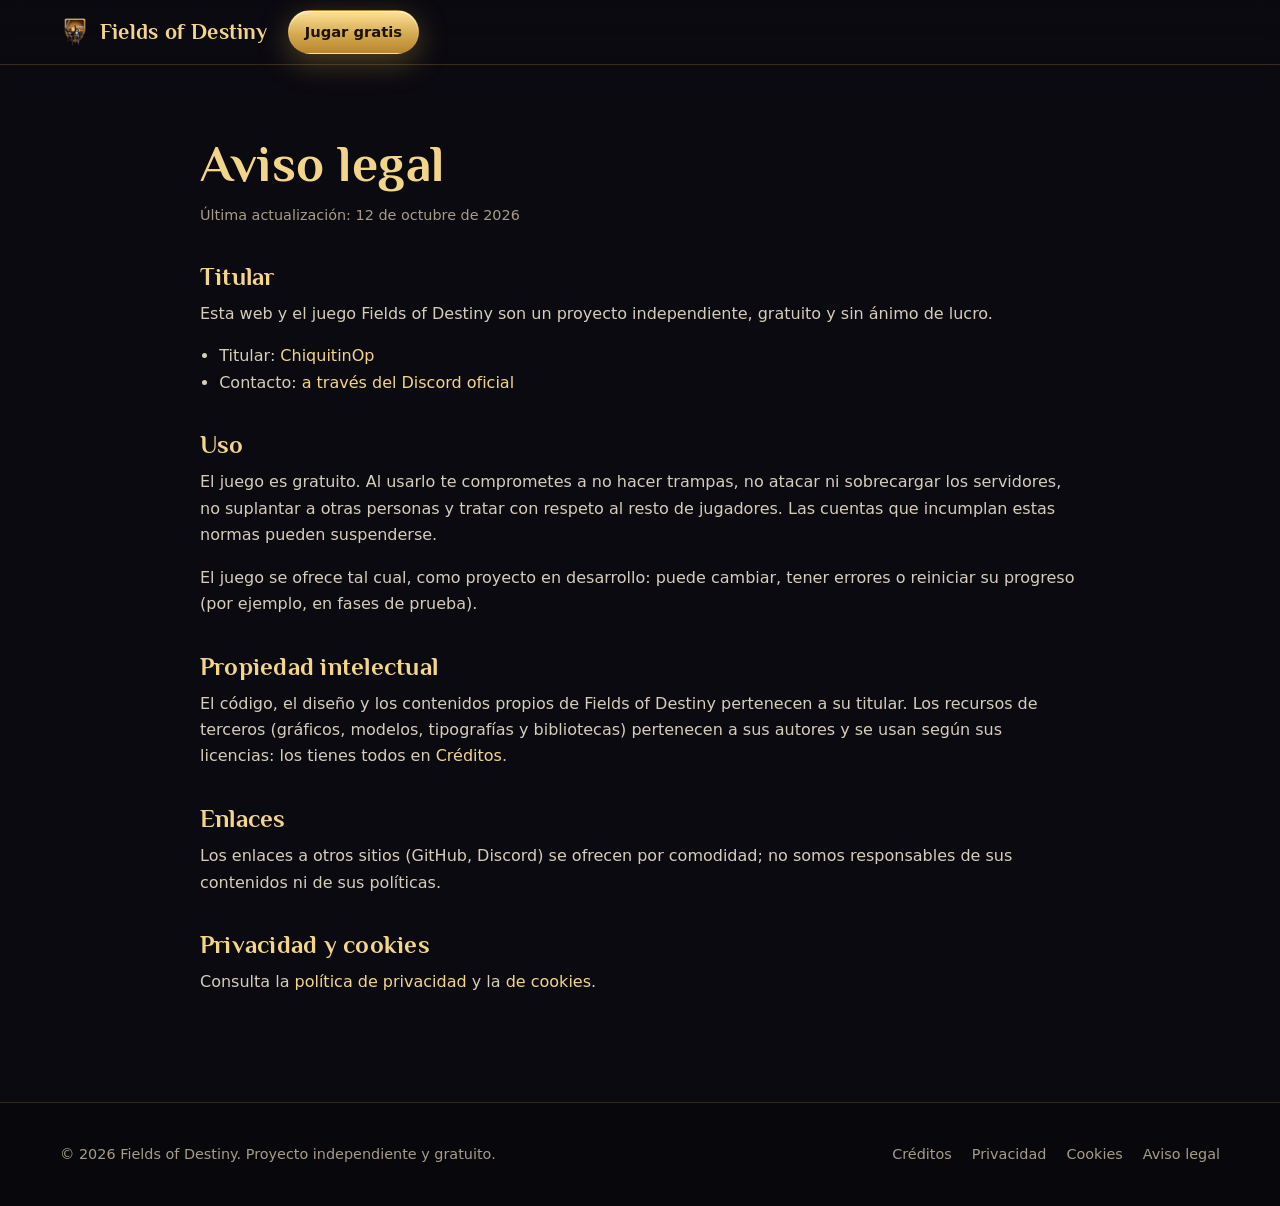
<file: public/legal/aviso-legal.html>
<!doctype html>
<html lang="es">
<head>
  <meta charset="utf-8">
  <meta name="viewport" content="width=device-width, initial-scale=1">
  <title>Aviso legal · Fields of Destiny</title>
  <meta name="theme-color" content="#0b0a10">
  <link rel="icon" type="image/svg+xml" href="../favicon.svg"><link rel="icon" type="image/png" href="../favicon.png">
  <link rel="stylesheet" href="../css/site.css">
</head>
<body>
<header class="nav">
  <div class="wrap">
    <a class="brand" href="/"><img src="../favicon.svg" alt="" width="30" height="30">Fields of Destiny</a>
    <a class="btn btn-primary" href="/#descargar">Jugar gratis</a>
  </div>
</header>

<main class="page">
  <div class="wrap">
    <h1>Aviso legal</h1>
    <p class="updated">Última actualización: 12 de octubre de 2026</p>

    <h2>Titular</h2>
    <p>Esta web y el juego Fields of Destiny son un proyecto independiente, gratuito y sin ánimo de lucro.</p>
    <ul>
      <li>Titular: <span class="fill" data-field="titular"><a href="https://x.com/ChiquitinOp@chiquitinop" target="_blank" rel="noopener noreferrer">ChiquitinOp</a></span></li>
      <li>Contacto: <a class="fill" data-field="contacto" href="/discord">a través del Discord oficial</a></li>
    </ul>

    <h2>Uso</h2>
    <p>El juego es gratuito. Al usarlo te comprometes a no hacer trampas, no atacar ni sobrecargar los servidores, no suplantar a otras personas y tratar con respeto al resto de jugadores. Las cuentas que incumplan estas normas pueden suspenderse.</p>
    <p>El juego se ofrece tal cual, como proyecto en desarrollo: puede cambiar, tener errores o reiniciar su progreso (por ejemplo, en fases de prueba).</p>

    <h2>Propiedad intelectual</h2>
    <p>El código, el diseño y los contenidos propios de Fields of Destiny pertenecen a su titular. Los recursos de terceros (gráficos, modelos, tipografías y bibliotecas) pertenecen a sus autores y se usan según sus licencias: los tienes todos en <a href="../creditos.html">Créditos</a>.</p>

    <h2>Enlaces</h2>
    <p>Los enlaces a otros sitios (GitHub, Discord) se ofrecen por comodidad; no somos responsables de sus contenidos ni de sus políticas.</p>

    <h2>Privacidad y cookies</h2>
    <p>Consulta la <a href="privacidad.html">política de privacidad</a> y la <a href="cookies.html">de cookies</a>.</p>
  </div>
</main>

<footer>
  <div class="wrap">
    <div>© <span data-year>2026</span> Fields of Destiny. Proyecto independiente y gratuito.</div>
    <nav aria-label="Legal">
      <a href="../creditos.html">Créditos</a>
      <a href="privacidad.html">Privacidad</a>
      <a href="cookies.html">Cookies</a>
      <a href="aviso-legal.html">Aviso legal</a>
    </nav>
  </div>
</footer>
<script src="../js/site.js" defer></script>
</body>
</html>
</file>
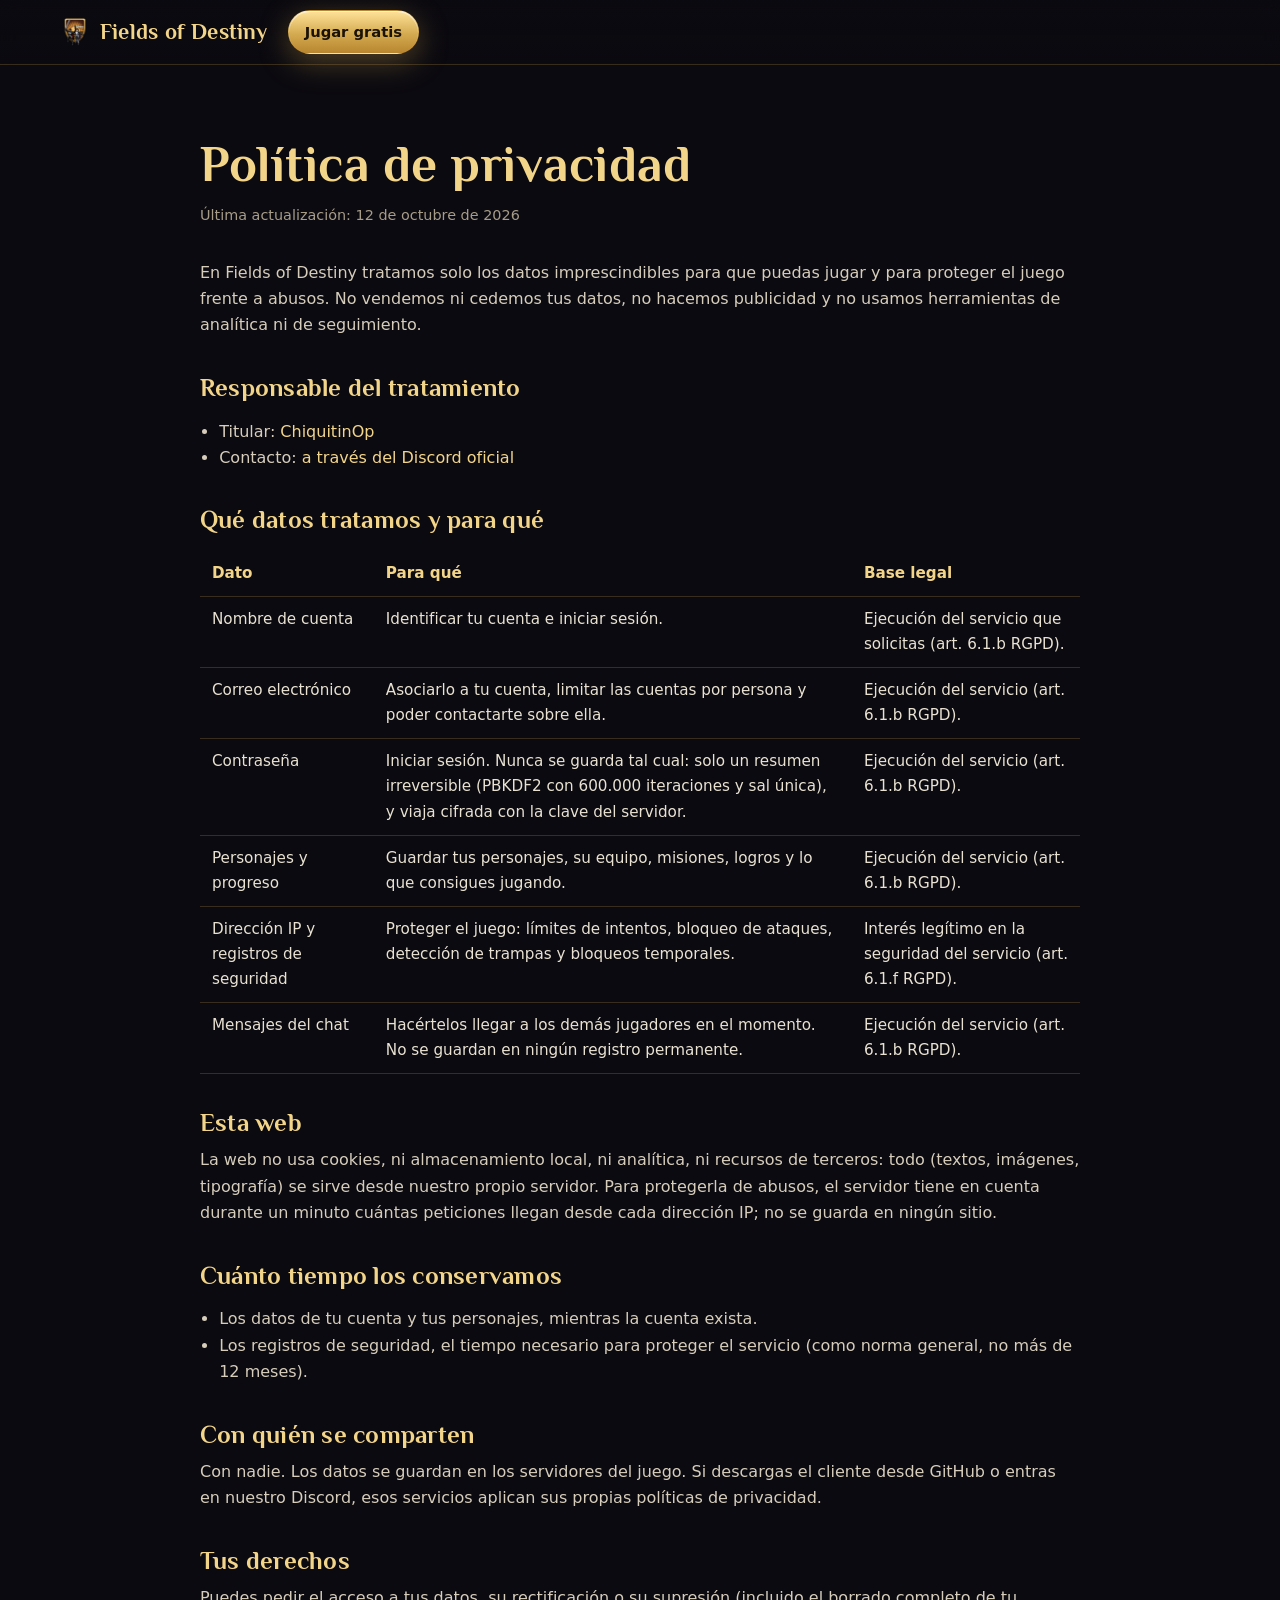
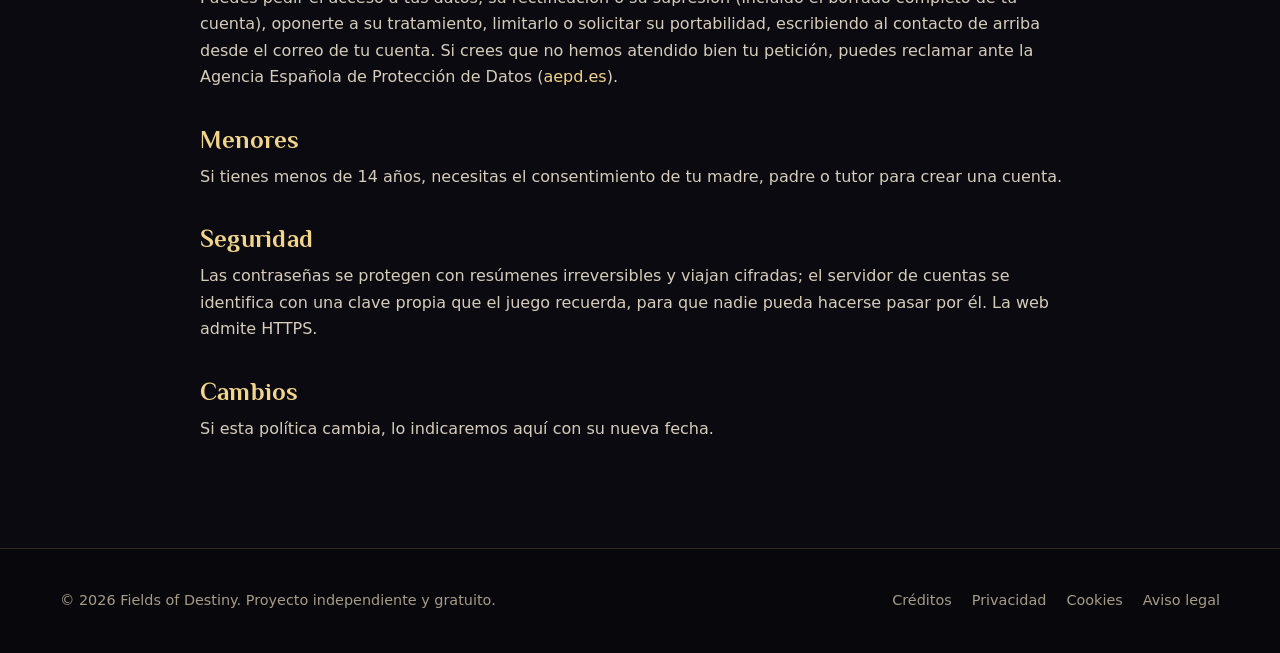
<file: public/legal/privacidad.html>
<!doctype html>
<html lang="es">
<head>
  <meta charset="utf-8">
  <meta name="viewport" content="width=device-width, initial-scale=1">
  <title>Política de privacidad · Fields of Destiny</title>
  <meta name="theme-color" content="#0b0a10">
  <link rel="icon" type="image/svg+xml" href="../favicon.svg"><link rel="icon" type="image/png" href="../favicon.png">
  <link rel="stylesheet" href="../css/site.css">
</head>
<body>
<header class="nav">
  <div class="wrap">
    <a class="brand" href="/"><img src="../favicon.svg" alt="" width="30" height="30">Fields of Destiny</a>
    <a class="btn btn-primary" href="/#descargar">Jugar gratis</a>
  </div>
</header>

<main class="page">
  <div class="wrap">
    <h1>Política de privacidad</h1>
    <p class="updated">Última actualización: 12 de octubre de 2026</p>

    <p>En Fields of Destiny tratamos solo los datos imprescindibles para que puedas jugar y para proteger el juego frente a abusos. No vendemos ni cedemos tus datos, no hacemos publicidad y no usamos herramientas de analítica ni de seguimiento.</p>

    <h2>Responsable del tratamiento</h2>
    <ul>
      <li>Titular: <span class="fill" data-field="titular"><a href="https://x.com/ChiquitinOp@chiquitinop" target="_blank" rel="noopener noreferrer">ChiquitinOp</a></span></li>
      <li>Contacto: <a class="fill" data-field="contacto" href="/discord">a través del Discord oficial</a></li>
    </ul>

    <h2>Qué datos tratamos y para qué</h2>
    <table>
      <thead><tr><th>Dato</th><th>Para qué</th><th>Base legal</th></tr></thead>
      <tbody>
        <tr><td>Nombre de cuenta</td><td>Identificar tu cuenta e iniciar sesión.</td><td>Ejecución del servicio que solicitas (art. 6.1.b RGPD).</td></tr>
        <tr><td>Correo electrónico</td><td>Asociarlo a tu cuenta, limitar las cuentas por persona y poder contactarte sobre ella.</td><td>Ejecución del servicio (art. 6.1.b RGPD).</td></tr>
        <tr><td>Contraseña</td><td>Iniciar sesión. Nunca se guarda tal cual: solo un resumen irreversible (PBKDF2 con 600.000 iteraciones y sal única), y viaja cifrada con la clave del servidor.</td><td>Ejecución del servicio (art. 6.1.b RGPD).</td></tr>
        <tr><td>Personajes y progreso</td><td>Guardar tus personajes, su equipo, misiones, logros y lo que consigues jugando.</td><td>Ejecución del servicio (art. 6.1.b RGPD).</td></tr>
        <tr><td>Dirección IP y registros de seguridad</td><td>Proteger el juego: límites de intentos, bloqueo de ataques, detección de trampas y bloqueos temporales.</td><td>Interés legítimo en la seguridad del servicio (art. 6.1.f RGPD).</td></tr>
        <tr><td>Mensajes del chat</td><td>Hacértelos llegar a los demás jugadores en el momento. No se guardan en ningún registro permanente.</td><td>Ejecución del servicio (art. 6.1.b RGPD).</td></tr>
      </tbody>
    </table>

    <h2>Esta web</h2>
    <p>La web no usa cookies, ni almacenamiento local, ni analítica, ni recursos de terceros: todo (textos, imágenes, tipografía) se sirve desde nuestro propio servidor. Para protegerla de abusos, el servidor tiene en cuenta durante un minuto cuántas peticiones llegan desde cada dirección IP; no se guarda en ningún sitio.</p>

    <h2>Cuánto tiempo los conservamos</h2>
    <ul>
      <li>Los datos de tu cuenta y tus personajes, mientras la cuenta exista.</li>
      <li>Los registros de seguridad, el tiempo necesario para proteger el servicio (como norma general, no más de 12 meses).</li>
    </ul>

    <h2>Con quién se comparten</h2>
    <p>Con nadie. Los datos se guardan en los servidores del juego. Si descargas el cliente desde GitHub o entras en nuestro Discord, esos servicios aplican sus propias políticas de privacidad.</p>

    <h2>Tus derechos</h2>
    <p>Puedes pedir el acceso a tus datos, su rectificación o su supresión (incluido el borrado completo de tu cuenta), oponerte a su tratamiento, limitarlo o solicitar su portabilidad, escribiendo al contacto de arriba desde el correo de tu cuenta. Si crees que no hemos atendido bien tu petición, puedes reclamar ante la Agencia Española de Protección de Datos (<a href="https://www.aepd.es" rel="noopener">aepd.es</a>).</p>

    <h2>Menores</h2>
    <p>Si tienes menos de 14 años, necesitas el consentimiento de tu madre, padre o tutor para crear una cuenta.</p>

    <h2>Seguridad</h2>
    <p>Las contraseñas se protegen con resúmenes irreversibles y viajan cifradas; el servidor de cuentas se identifica con una clave propia que el juego recuerda, para que nadie pueda hacerse pasar por él. La web admite HTTPS.</p>

    <h2>Cambios</h2>
    <p>Si esta política cambia, lo indicaremos aquí con su nueva fecha.</p>
  </div>
</main>

<footer>
  <div class="wrap">
    <div>© <span data-year>2026</span> Fields of Destiny. Proyecto independiente y gratuito.</div>
    <nav aria-label="Legal">
      <a href="../creditos.html">Créditos</a>
      <a href="privacidad.html">Privacidad</a>
      <a href="cookies.html">Cookies</a>
      <a href="aviso-legal.html">Aviso legal</a>
    </nav>
  </div>
</footer>
<script src="../js/site.js" defer></script>
</body>
</html>
</file>
<file: css/site.css>
/* Fields of Destiny - one stylesheet, no framework. Effects are gradients and transforms only (GPU-cheap),
   and every animation stops for visitors who ask for less motion. */

@font-face {
  font-family: "Philosopher";
  src: url("../fonts/Philosopher-Bold.ttf") format("truetype");
  font-weight: 700;
  font-display: swap;
}

:root {
  --bg: #0b0a10;
  --bg-2: #12101a;
  --panel: rgba(22, 19, 30, 0.72);
  --panel-solid: #17141f;
  --line: rgba(212, 170, 80, 0.22);
  --line-strong: rgba(212, 170, 80, 0.55);
  --gold: #d4aa50;
  --gold-bright: #f3d58a;
  --ember: #e0662c;
  --text: #e9e2d2;
  --muted: #a69c88;
  --green: #5fe08a;
  --radius: 14px;
  --max: 1160px;
  --shadow: 0 20px 60px rgba(0, 0, 0, 0.55);
}

*, *::before, *::after { box-sizing: border-box; }
html { scroll-behavior: smooth; -webkit-text-size-adjust: 100%; }
body {
  margin: 0;
  background: var(--bg);
  color: var(--text);
  font: 16px/1.65 system-ui, -apple-system, "Segoe UI", Roboto, Ubuntu, sans-serif;
  overflow-x: hidden;
}
img { max-width: 100%; display: block; }
a { color: var(--gold-bright); text-decoration: none; }
a:hover { text-decoration: underline; }
h1, h2, h3, .brand { font-family: "Philosopher", Georgia, serif; font-weight: 700; letter-spacing: 0.01em; line-height: 1.15; }
h2 { font-size: clamp(1.9rem, 4vw, 2.8rem); margin: 0 0 0.6rem; }
h3 { font-size: 1.25rem; margin: 0 0 0.4rem; color: var(--gold-bright); }
p { margin: 0 0 1rem; }
.pixel { image-rendering: pixelated; image-rendering: crisp-edges; }
.wrap { width: min(var(--max), calc(100% - 32px)); margin: 0 auto; }
.muted { color: var(--muted); }
.skip { position: absolute; left: -999px; top: 8px; background: var(--gold); color: #000; padding: 8px 12px; border-radius: 8px; z-index: 100; }
.skip:focus { left: 8px; }

/* ----- navigation */
.nav {
  position: sticky; top: 0; z-index: 50;
  backdrop-filter: blur(10px); -webkit-backdrop-filter: blur(10px);
  background: linear-gradient(to bottom, rgba(11, 10, 16, 0.92), rgba(11, 10, 16, 0.7));
  border-bottom: 1px solid var(--line);
}
.nav .wrap { display: flex; align-items: center; gap: 20px; height: 64px; }
.brand { font-size: 1.35rem; color: var(--gold-bright); display: flex; align-items: center; gap: 10px; white-space: nowrap; }
.brand img { width: 30px; height: 30px; }
.brand:hover { text-decoration: none; }
.nav ul { display: flex; gap: 22px; list-style: none; margin: 0 0 0 auto; padding: 0; }
.nav ul a { color: var(--text); opacity: 0.85; font-size: 0.95rem; }
.nav ul a:hover { opacity: 1; color: var(--gold-bright); text-decoration: none; }
.nav .btn { padding: 9px 16px; font-size: 0.92rem; }
@media (max-width: 860px) { .nav ul { display: none; } .nav .btn { margin-left: auto; } }

/* ----- buttons */
.btn {
  display: inline-flex; align-items: center; justify-content: center; gap: 10px;
  padding: 14px 26px; border-radius: 999px; border: 1px solid var(--line-strong);
  font-weight: 650; color: var(--text); background: rgba(255, 255, 255, 0.03);
  transition: transform 0.15s ease, box-shadow 0.2s ease, background 0.2s ease;
  white-space: nowrap;
}
.btn:hover { text-decoration: none; transform: translateY(-1px); background: rgba(212, 170, 80, 0.1); }
.btn-primary {
  color: #1b1206; border-color: transparent;
  background: linear-gradient(180deg, #ffe39a, #d4aa50 55%, #b8862f);
  box-shadow: 0 8px 30px rgba(212, 170, 80, 0.35), inset 0 1px 0 rgba(255, 255, 255, 0.6);
}
.btn-primary:hover { background: linear-gradient(180deg, #fff0bf, #e2bb63 55%, #c39035); box-shadow: 0 10px 40px rgba(212, 170, 80, 0.5); }
.btn svg { width: 18px; height: 18px; fill: currentColor; }

/* ----- hero */
.hero { position: relative; min-height: min(92vh, 860px); display: grid; place-items: center; overflow: hidden; isolation: isolate; }
.hero::before {
  content: ""; position: absolute; inset: 0; z-index: -3;
  background:
    radial-gradient(ellipse 60% 40% at 50% 100%, rgba(224, 102, 44, 0.35), transparent 70%),
    radial-gradient(ellipse 80% 60% at 50% 110%, rgba(95, 224, 138, 0.12), transparent 70%),
    radial-gradient(ellipse 100% 70% at 50% -10%, #2a2150 0%, #14112a 45%, var(--bg) 80%);
}
/* far mountains, two layers, pure gradients */
.hero .ridge {
  position: absolute; left: -5%; right: -5%; bottom: 0; height: 46%; z-index: -2;
  background: linear-gradient(to top, #07060b 0%, #0d0b16 60%, transparent 100%);
  clip-path: polygon(0 62%, 8% 48%, 15% 56%, 24% 30%, 33% 52%, 41% 40%, 50% 58%, 58% 34%, 66% 50%, 74% 26%, 83% 47%, 91% 38%, 100% 55%, 100% 100%, 0 100%);
  opacity: 0.95;
}
.hero .ridge.near { height: 30%; background: linear-gradient(to top, #050408, #0a0811 80%); clip-path: polygon(0 50%, 10% 64%, 20% 42%, 31% 60%, 43% 46%, 55% 66%, 67% 40%, 78% 58%, 89% 44%, 100% 62%, 100% 100%, 0 100%); }
.hero .fog {
  position: absolute; inset: auto -20% 8% -20%; height: 30%; z-index: -1;
  background: radial-gradient(ellipse 50% 50% at 30% 50%, rgba(160, 150, 200, 0.12), transparent 70%),
              radial-gradient(ellipse 40% 50% at 70% 60%, rgba(160, 150, 200, 0.1), transparent 70%);
  animation: drift 26s ease-in-out infinite alternate;
}
@keyframes drift { from { transform: translateX(-4%); } to { transform: translateX(4%); } }
.embers { position: absolute; inset: 0; z-index: -1; pointer-events: none; }
.embers i {
  position: absolute; bottom: -10px; width: 3px; height: 3px; border-radius: 50%;
  background: #ffcf7a; box-shadow: 0 0 8px 2px rgba(255, 160, 60, 0.7);
  animation: rise linear infinite; opacity: 0;
}
@keyframes rise {
  0% { transform: translate3d(0, 0, 0); opacity: 0; }
  10% { opacity: 1; }
  100% { transform: translate3d(var(--dx, 20px), -85vh, 0); opacity: 0; }
}
.hero-inner { text-align: center; padding: 90px 0 40px; }
.eyebrow { display: inline-block; font-size: 0.8rem; letter-spacing: 0.22em; text-transform: uppercase; color: var(--gold); border: 1px solid var(--line); border-radius: 999px; padding: 6px 14px; background: rgba(0, 0, 0, 0.25); }
.title {
  font-size: clamp(2.5rem, 10vw, 6.6rem); margin: 18px 0 10px; overflow-wrap: anywhere;
  background: linear-gradient(180deg, #fff3cf 0%, #f3d58a 35%, #c8923a 70%, #8a5a1c 100%);
  -webkit-background-clip: text; background-clip: text; color: transparent;
  filter: drop-shadow(0 4px 0 rgba(0, 0, 0, 0.5)) drop-shadow(0 0 28px rgba(212, 170, 80, 0.35));
}
.tagline { font-size: clamp(1.05rem, 2.2vw, 1.35rem); color: #d9cfbb; max-width: 720px; margin: 0 auto 28px; }
.cta { display: flex; gap: 14px; justify-content: center; flex-wrap: wrap; }
.facts { display: flex; gap: 10px 26px; justify-content: center; flex-wrap: wrap; margin-top: 22px; color: var(--muted); font-size: 0.92rem; }
.facts span::before { content: "◆"; color: var(--gold); margin-right: 8px; font-size: 0.7em; vertical-align: 2px; }
.party { display: flex; justify-content: center; align-items: flex-end; gap: clamp(4px, 2vw, 28px); margin-top: 46px; position: relative; }
.party::after { content: ""; position: absolute; left: 10%; right: 10%; bottom: -6px; height: 26px; background: radial-gradient(ellipse at center, rgba(212, 170, 80, 0.35), transparent 70%); filter: blur(4px); z-index: -1; }
.party img { height: clamp(90px, 15vw, 190px); width: auto; filter: drop-shadow(0 10px 12px rgba(0, 0, 0, 0.6)); animation: bob 4.5s ease-in-out infinite; }
.party img:nth-child(2) { animation-delay: -0.9s; } .party img:nth-child(3) { animation-delay: -1.8s; }
.party img:nth-child(4) { animation-delay: -2.7s; } .party img:nth-child(5) { animation-delay: -3.6s; }
@keyframes bob { 0%, 100% { transform: translateY(0); } 50% { transform: translateY(-6px); } }

/* ----- sections */
section { padding: 96px 0; position: relative; }
.section-head { text-align: center; max-width: 760px; margin: 0 auto 48px; }
.section-head p { color: var(--muted); font-size: 1.08rem; }
.kicker { color: var(--gold); letter-spacing: 0.2em; text-transform: uppercase; font-size: 0.78rem; margin-bottom: 10px; display: block; }
.alt { background: linear-gradient(180deg, var(--bg) 0%, var(--bg-2) 18%, var(--bg-2) 82%, var(--bg) 100%); }
.divider { height: 1px; background: linear-gradient(90deg, transparent, var(--line-strong), transparent); border: 0; margin: 0; }

.grid { display: grid; gap: 20px; }
.g4 { grid-template-columns: repeat(4, 1fr); }
.g3 { grid-template-columns: repeat(3, 1fr); }
.g2 { grid-template-columns: repeat(2, 1fr); }
@media (max-width: 980px) { .g4 { grid-template-columns: repeat(2, 1fr); } .g3 { grid-template-columns: repeat(2, 1fr); } }
@media (max-width: 620px) { .g4, .g3, .g2 { grid-template-columns: 1fr; } section { padding: 70px 0; } }

.card {
  background: var(--panel); border: 1px solid var(--line); border-radius: var(--radius);
  padding: 26px; position: relative; overflow: hidden;
  transition: transform 0.2s ease, border-color 0.2s ease, box-shadow 0.2s ease;
}
.card::before {
  content: ""; position: absolute; inset: 0; pointer-events: none;
  background: radial-gradient(600px circle at var(--mx, 50%) var(--my, -20%), rgba(212, 170, 80, 0.1), transparent 40%);
}
.card:hover { transform: translateY(-3px); border-color: var(--line-strong); box-shadow: var(--shadow); }
.card p { color: var(--muted); margin: 0; }
.icon-badge { width: 46px; height: 46px; border-radius: 12px; display: grid; place-items: center; margin-bottom: 14px; background: linear-gradient(145deg, rgba(212, 170, 80, 0.25), rgba(212, 170, 80, 0.05)); border: 1px solid var(--line); }
.icon-badge svg { width: 24px; height: 24px; fill: var(--gold-bright); }

/* ----- classes */
.class-card { display: flex; flex-direction: column; gap: 14px; padding-top: 22px; }
.class-art { height: 170px; display: grid; place-items: end center; background: radial-gradient(ellipse 60% 30% at 50% 92%, rgba(0, 0, 0, 0.55), transparent 70%); }
.class-art img { height: 160px; width: auto; }
.class-card h3 { font-size: 1.6rem; text-align: center; margin: 0; }
.class-card > p { text-align: center; font-size: 0.95rem; }
.specs { list-style: none; margin: 0; padding: 0; display: grid; gap: 8px; }
.specs li { display: flex; align-items: center; gap: 10px; padding: 8px 10px; line-height: 1.3; border-radius: 10px; background: rgba(0, 0, 0, 0.25); border: 1px solid rgba(255, 255, 255, 0.04); font-size: 0.93rem; }
.specs img.spell { width: 30px; height: 30px; border-radius: 6px; border: 1px solid var(--line); }
.specs .role { flex-shrink: 0; margin-left: auto; display: flex; align-items: center; gap: 6px; color: var(--muted); font-size: 0.8rem; }
.specs .role img { width: 18px; height: 18px; }

/* ----- world */
.world { display: grid; grid-template-columns: 1.1fr 0.9fr; gap: 28px; align-items: start; }
@media (max-width: 900px) { .world { grid-template-columns: 1fr; } }
.zones { list-style: none; padding: 0; margin: 0; display: grid; gap: 10px; }
.zones li { display: flex; justify-content: space-between; gap: 14px; align-items: center; padding: 14px 18px; border-radius: 12px; background: var(--panel); border: 1px solid var(--line); }
.zones b { font-family: "Philosopher", Georgia, serif; font-size: 1.1rem; color: var(--text); }
.lvl { font-size: 0.82rem; color: #1b1206; background: linear-gradient(180deg, #f3d58a, #c8923a); padding: 3px 10px; border-radius: 999px; font-weight: 700; white-space: nowrap; }
.lvl.dg { background: linear-gradient(180deg, #9cf3b7, #3fae67); }
.bestiary { display: flex; flex-wrap: wrap; justify-content: center; align-items: flex-end; gap: 12px 26px; padding: 26px; border-radius: var(--radius); border: 1px solid var(--line); background: radial-gradient(ellipse at 50% 120%, rgba(224, 102, 44, 0.18), transparent 60%), var(--panel); }
.bestiary figure { margin: 0; text-align: center; }
.bestiary img { height: 96px; width: auto; margin: 0 auto 8px; filter: drop-shadow(0 8px 8px rgba(0, 0, 0, 0.6)); }
.bestiary figcaption { font-size: 0.8rem; color: var(--muted); }

/* ----- views */
.views .card { min-height: 100%; }
.view-demo { height: 150px; border-radius: 10px; margin-bottom: 16px; border: 1px solid var(--line); position: relative; overflow: hidden; }
.view-demo.top { background: repeating-linear-gradient(45deg, #1c2b1a 0 16px, #1f3020 16px 32px); }
.view-demo.third { background: linear-gradient(to bottom, #1d1a33 0%, #3a3058 45%, #1f2e1d 46%, #142012 100%); }
.view-demo img { position: absolute; left: 50%; bottom: 18%; height: 80px; transform: translateX(-50%); }
.view-demo.top img { bottom: 30%; height: 64px; }
.view-demo .ring { position: absolute; left: 50%; bottom: 26%; width: 70px; height: 22px; transform: translateX(-50%); border-radius: 50%; border: 2px solid rgba(255, 210, 90, 0.8); box-shadow: 0 0 14px rgba(255, 210, 90, 0.5); }
.view-demo.third .ring { bottom: 14%; width: 90px; height: 18px; }

/* ----- download */
.download { text-align: center; }
.steps { counter-reset: step; display: grid; grid-template-columns: repeat(3, 1fr); gap: 18px; margin: 34px 0; text-align: left; }
@media (max-width: 780px) { .steps { grid-template-columns: 1fr; } }
.steps li { list-style: none; counter-increment: step; padding: 22px 22px 22px 70px; position: relative; border-radius: var(--radius); background: var(--panel); border: 1px solid var(--line); }
.steps li::before { content: counter(step); position: absolute; left: 20px; top: 20px; width: 34px; height: 34px; border-radius: 50%; display: grid; place-items: center; font-weight: 800; color: #1b1206; background: linear-gradient(180deg, #f3d58a, #c8923a); }
.req { display: flex; flex-wrap: wrap; gap: 8px 22px; justify-content: center; color: var(--muted); font-size: 0.9rem; margin-top: 18px; }
.free-banner { display: inline-flex; gap: 10px; align-items: center; padding: 10px 18px; border-radius: 999px; border: 1px solid rgba(95, 224, 138, 0.4); color: #bff5cf; background: rgba(95, 224, 138, 0.08); font-size: 0.92rem; margin-bottom: 18px; }

/* ----- community */
.community { text-align: center; }
.discord { display: inline-flex; align-items: center; gap: 12px; padding: 16px 30px; border-radius: 999px; color: #fff; font-weight: 700; background: linear-gradient(180deg, #6d79ff, #4f5bdc); box-shadow: 0 10px 34px rgba(88, 101, 242, 0.45); }
.discord:hover { text-decoration: none; filter: brightness(1.08); }
.discord svg { width: 26px; height: 26px; fill: #fff; }

/* ----- footer */
footer { border-top: 1px solid var(--line); padding: 40px 0; color: var(--muted); font-size: 0.9rem; background: #08070c; }
footer .wrap { display: flex; flex-wrap: wrap; gap: 14px 30px; justify-content: space-between; align-items: center; }
footer nav { display: flex; flex-wrap: wrap; gap: 8px 20px; }
footer a { color: var(--muted); }
footer a:hover { color: var(--gold-bright); }

/* ----- reading pages (credits, legal) */
.page { padding: 70px 0 90px; }
.page .wrap { max-width: 880px; }
.page h1 { font-size: clamp(2.2rem, 5vw, 3.2rem); color: var(--gold-bright); margin: 0 0 10px; }
.page h2 { font-size: 1.55rem; margin-top: 2.2rem; color: var(--gold-bright); }
.page p, .page li { color: #d6cdbb; }
.page ul { padding-left: 1.2rem; }
.page .updated { color: var(--muted); font-size: 0.9rem; margin-bottom: 2rem; }
.credit { padding: 18px 20px; border-radius: 12px; background: var(--panel); border: 1px solid var(--line); margin: 12px 0; }
.credit h3 { margin: 0 0 4px; font-size: 1.1rem; }
.credit p { margin: 0.2rem 0; font-size: 0.95rem; }
.credit .lic { display: inline-block; font-size: 0.75rem; font-weight: 700; padding: 2px 8px; border-radius: 999px; background: rgba(212, 170, 80, 0.15); border: 1px solid var(--line-strong); color: var(--gold-bright); margin-right: 6px; }
.credit.todo { border-color: rgba(224, 102, 44, 0.6); }
.credit.todo .lic { background: rgba(224, 102, 44, 0.15); border-color: rgba(224, 102, 44, 0.6); color: #ffb48a; }
table { width: 100%; border-collapse: collapse; margin: 1rem 0; font-size: 0.95rem; }
th, td { text-align: left; padding: 10px 12px; border-bottom: 1px solid var(--line); vertical-align: top; }
th { color: var(--gold-bright); font-weight: 650; }

/* ----- reveal on scroll */
.reveal { opacity: 0; transform: translateY(18px); transition: opacity 0.7s ease, transform 0.7s ease; }
.reveal.shown { opacity: 1; transform: none; }
.no-js .reveal { opacity: 1; transform: none; }

@media (prefers-reduced-motion: reduce) {
  *, *::before, *::after { animation: none !important; transition: none !important; scroll-behavior: auto !important; }
  .reveal { opacity: 1; transform: none; }
}
.mt { margin-top: 28px; }
.mt-s { margin-top: 14px; }
code { font-size: 0.9em; color: #f0e0b0; background: rgba(255, 255, 255, 0.06); padding: 1px 6px; border-radius: 5px; }
.fill { color: var(--gold-bright); }
@media (max-width: 520px) {
  .eyebrow { letter-spacing: 0.12em; font-size: 0.7rem; }
  .nav .wrap { gap: 10px; }
  .brand { font-size: 1.1rem; }
  .nav .btn { padding: 8px 12px; }
  .specs .role span, .specs .role { font-size: 0.75rem; }
}
</file>
<file: public/css/site.css>
/* Fields of Destiny - one stylesheet, no framework. Effects are gradients and transforms only (GPU-cheap),
   and every animation stops for visitors who ask for less motion. */

@font-face {
  font-family: "Philosopher";
  src: url("../fonts/Philosopher-Bold.ttf") format("truetype");
  font-weight: 700;
  font-display: swap;
}

:root {
  --bg: #0b0a10;
  --bg-2: #12101a;
  --panel: rgba(22, 19, 30, 0.72);
  --panel-solid: #17141f;
  --line: rgba(212, 170, 80, 0.22);
  --line-strong: rgba(212, 170, 80, 0.55);
  --gold: #d4aa50;
  --gold-bright: #f3d58a;
  --ember: #e0662c;
  --text: #e9e2d2;
  --muted: #a69c88;
  --green: #5fe08a;
  --radius: 14px;
  --max: 1160px;
  --shadow: 0 20px 60px rgba(0, 0, 0, 0.55);
}

*, *::before, *::after { box-sizing: border-box; }
html { scroll-behavior: smooth; -webkit-text-size-adjust: 100%; }
body {
  margin: 0;
  background: var(--bg);
  color: var(--text);
  font: 16px/1.65 system-ui, -apple-system, "Segoe UI", Roboto, Ubuntu, sans-serif;
  overflow-x: hidden;
}
img { max-width: 100%; display: block; }
a { color: var(--gold-bright); text-decoration: none; }
a:hover { text-decoration: underline; }
h1, h2, h3, .brand { font-family: "Philosopher", Georgia, serif; font-weight: 700; letter-spacing: 0.01em; line-height: 1.15; }
h2 { font-size: clamp(1.9rem, 4vw, 2.8rem); margin: 0 0 0.6rem; }
h3 { font-size: 1.25rem; margin: 0 0 0.4rem; color: var(--gold-bright); }
p { margin: 0 0 1rem; }
.pixel { image-rendering: pixelated; image-rendering: crisp-edges; }
.wrap { width: min(var(--max), calc(100% - 32px)); margin: 0 auto; }
.muted { color: var(--muted); }
.skip { position: absolute; left: -999px; top: 8px; background: var(--gold); color: #000; padding: 8px 12px; border-radius: 8px; z-index: 100; }
.skip:focus { left: 8px; }

/* ----- navigation */
.nav {
  position: sticky; top: 0; z-index: 50;
  backdrop-filter: blur(10px); -webkit-backdrop-filter: blur(10px);
  background: linear-gradient(to bottom, rgba(11, 10, 16, 0.92), rgba(11, 10, 16, 0.7));
  border-bottom: 1px solid var(--line);
}
.nav .wrap { display: flex; align-items: center; gap: 20px; height: 64px; }
.brand { font-size: 1.35rem; color: var(--gold-bright); display: flex; align-items: center; gap: 10px; white-space: nowrap; }
.brand img { width: 30px; height: 30px; }
.brand:hover { text-decoration: none; }
.nav ul { display: flex; gap: 22px; list-style: none; margin: 0 0 0 auto; padding: 0; }
.nav ul a { color: var(--text); opacity: 0.85; font-size: 0.95rem; }
.nav ul a:hover { opacity: 1; color: var(--gold-bright); text-decoration: none; }
.nav .btn { padding: 9px 16px; font-size: 0.92rem; }
@media (max-width: 860px) { .nav ul { display: none; } .nav .btn { margin-left: auto; } }

/* ----- buttons */
.btn {
  display: inline-flex; align-items: center; justify-content: center; gap: 10px;
  padding: 14px 26px; border-radius: 999px; border: 1px solid var(--line-strong);
  font-weight: 650; color: var(--text); background: rgba(255, 255, 255, 0.03);
  transition: transform 0.15s ease, box-shadow 0.2s ease, background 0.2s ease;
  white-space: nowrap;
}
.btn:hover { text-decoration: none; transform: translateY(-1px); background: rgba(212, 170, 80, 0.1); }
.btn-primary {
  color: #1b1206; border-color: transparent;
  background: linear-gradient(180deg, #ffe39a, #d4aa50 55%, #b8862f);
  box-shadow: 0 8px 30px rgba(212, 170, 80, 0.35), inset 0 1px 0 rgba(255, 255, 255, 0.6);
}
.btn-primary:hover { background: linear-gradient(180deg, #fff0bf, #e2bb63 55%, #c39035); box-shadow: 0 10px 40px rgba(212, 170, 80, 0.5); }
.btn svg { width: 18px; height: 18px; fill: currentColor; }

/* ----- hero */
.hero { position: relative; min-height: min(92vh, 860px); display: grid; place-items: center; overflow: hidden; isolation: isolate; }
.hero::before {
  content: ""; position: absolute; inset: 0; z-index: -3;
  background:
    radial-gradient(ellipse 60% 40% at 50% 100%, rgba(224, 102, 44, 0.35), transparent 70%),
    radial-gradient(ellipse 80% 60% at 50% 110%, rgba(95, 224, 138, 0.12), transparent 70%),
    radial-gradient(ellipse 100% 70% at 50% -10%, #2a2150 0%, #14112a 45%, var(--bg) 80%);
}
/* far mountains, two layers, pure gradients */
.hero .ridge {
  position: absolute; left: -5%; right: -5%; bottom: 0; height: 46%; z-index: -2;
  background: linear-gradient(to top, #07060b 0%, #0d0b16 60%, transparent 100%);
  clip-path: polygon(0 62%, 8% 48%, 15% 56%, 24% 30%, 33% 52%, 41% 40%, 50% 58%, 58% 34%, 66% 50%, 74% 26%, 83% 47%, 91% 38%, 100% 55%, 100% 100%, 0 100%);
  opacity: 0.95;
}
.hero .ridge.near { height: 30%; background: linear-gradient(to top, #050408, #0a0811 80%); clip-path: polygon(0 50%, 10% 64%, 20% 42%, 31% 60%, 43% 46%, 55% 66%, 67% 40%, 78% 58%, 89% 44%, 100% 62%, 100% 100%, 0 100%); }
.hero .fog {
  position: absolute; inset: auto -20% 8% -20%; height: 30%; z-index: -1;
  background: radial-gradient(ellipse 50% 50% at 30% 50%, rgba(160, 150, 200, 0.12), transparent 70%),
              radial-gradient(ellipse 40% 50% at 70% 60%, rgba(160, 150, 200, 0.1), transparent 70%);
  animation: drift 26s ease-in-out infinite alternate;
}
@keyframes drift { from { transform: translateX(-4%); } to { transform: translateX(4%); } }
.embers { position: absolute; inset: 0; z-index: -1; pointer-events: none; }
.embers i {
  position: absolute; bottom: -10px; width: 3px; height: 3px; border-radius: 50%;
  background: #ffcf7a; box-shadow: 0 0 8px 2px rgba(255, 160, 60, 0.7);
  animation: rise linear infinite; opacity: 0;
}
@keyframes rise {
  0% { transform: translate3d(0, 0, 0); opacity: 0; }
  10% { opacity: 1; }
  100% { transform: translate3d(var(--dx, 20px), -85vh, 0); opacity: 0; }
}
.hero-inner { text-align: center; padding: 90px 0 40px; }
.eyebrow { display: inline-block; font-size: 0.8rem; letter-spacing: 0.22em; text-transform: uppercase; color: var(--gold); border: 1px solid var(--line); border-radius: 999px; padding: 6px 14px; background: rgba(0, 0, 0, 0.25); }
.title {
  font-size: clamp(2.5rem, 10vw, 6.6rem); margin: 18px 0 10px; overflow-wrap: anywhere;
  background: linear-gradient(180deg, #fff3cf 0%, #f3d58a 35%, #c8923a 70%, #8a5a1c 100%);
  -webkit-background-clip: text; background-clip: text; color: transparent;
  filter: drop-shadow(0 4px 0 rgba(0, 0, 0, 0.5)) drop-shadow(0 0 28px rgba(212, 170, 80, 0.35));
}
.tagline { font-size: clamp(1.05rem, 2.2vw, 1.35rem); color: #d9cfbb; max-width: 720px; margin: 0 auto 28px; }
.cta { display: flex; gap: 14px; justify-content: center; flex-wrap: wrap; }
.facts { display: flex; gap: 10px 26px; justify-content: center; flex-wrap: wrap; margin-top: 22px; color: var(--muted); font-size: 0.92rem; }
.facts span::before { content: "◆"; color: var(--gold); margin-right: 8px; font-size: 0.7em; vertical-align: 2px; }
.party { display: flex; justify-content: center; align-items: flex-end; gap: clamp(4px, 2vw, 28px); margin-top: 46px; position: relative; }
.party::after { content: ""; position: absolute; left: 10%; right: 10%; bottom: -6px; height: 26px; background: radial-gradient(ellipse at center, rgba(212, 170, 80, 0.35), transparent 70%); filter: blur(4px); z-index: -1; }
.party img { height: clamp(90px, 15vw, 190px); width: auto; filter: drop-shadow(0 10px 12px rgba(0, 0, 0, 0.6)); animation: bob 4.5s ease-in-out infinite; }
.party img:nth-child(2) { animation-delay: -0.9s; } .party img:nth-child(3) { animation-delay: -1.8s; }
.party img:nth-child(4) { animation-delay: -2.7s; } .party img:nth-child(5) { animation-delay: -3.6s; }
@keyframes bob { 0%, 100% { transform: translateY(0); } 50% { transform: translateY(-6px); } }

/* ----- sections */
section { padding: 96px 0; position: relative; }
.section-head { text-align: center; max-width: 760px; margin: 0 auto 48px; }
.section-head p { color: var(--muted); font-size: 1.08rem; }
.kicker { color: var(--gold); letter-spacing: 0.2em; text-transform: uppercase; font-size: 0.78rem; margin-bottom: 10px; display: block; }
.alt { background: linear-gradient(180deg, var(--bg) 0%, var(--bg-2) 18%, var(--bg-2) 82%, var(--bg) 100%); }
.divider { height: 1px; background: linear-gradient(90deg, transparent, var(--line-strong), transparent); border: 0; margin: 0; }

.grid { display: grid; gap: 20px; }
.g4 { grid-template-columns: repeat(4, 1fr); }
.g3 { grid-template-columns: repeat(3, 1fr); }
.g2 { grid-template-columns: repeat(2, 1fr); }
@media (max-width: 980px) { .g4 { grid-template-columns: repeat(2, 1fr); } .g3 { grid-template-columns: repeat(2, 1fr); } }
@media (max-width: 620px) { .g4, .g3, .g2 { grid-template-columns: 1fr; } section { padding: 70px 0; } }

.card {
  background: var(--panel); border: 1px solid var(--line); border-radius: var(--radius);
  padding: 26px; position: relative; overflow: hidden;
  transition: transform 0.2s ease, border-color 0.2s ease, box-shadow 0.2s ease;
}
.card::before {
  content: ""; position: absolute; inset: 0; pointer-events: none;
  background: radial-gradient(600px circle at var(--mx, 50%) var(--my, -20%), rgba(212, 170, 80, 0.1), transparent 40%);
}
.card:hover { transform: translateY(-3px); border-color: var(--line-strong); box-shadow: var(--shadow); }
.card p { color: var(--muted); margin: 0; }
.icon-badge { width: 46px; height: 46px; border-radius: 12px; display: grid; place-items: center; margin-bottom: 14px; background: linear-gradient(145deg, rgba(212, 170, 80, 0.25), rgba(212, 170, 80, 0.05)); border: 1px solid var(--line); }
.icon-badge svg { width: 24px; height: 24px; fill: var(--gold-bright); }

/* ----- classes */
.class-card { display: flex; flex-direction: column; gap: 14px; padding-top: 22px; }
.class-art { height: 170px; display: grid; place-items: end center; background: radial-gradient(ellipse 60% 30% at 50% 92%, rgba(0, 0, 0, 0.55), transparent 70%); }
.class-art img { height: 160px; width: auto; }
.class-card h3 { font-size: 1.6rem; text-align: center; margin: 0; }
.class-card > p { text-align: center; font-size: 0.95rem; }
.specs { list-style: none; margin: 0; padding: 0; display: grid; gap: 8px; }
.specs li { display: flex; align-items: center; gap: 10px; padding: 8px 10px; line-height: 1.3; border-radius: 10px; background: rgba(0, 0, 0, 0.25); border: 1px solid rgba(255, 255, 255, 0.04); font-size: 0.93rem; }
.specs img.spell { width: 30px; height: 30px; border-radius: 6px; border: 1px solid var(--line); }
.specs .role { flex-shrink: 0; margin-left: auto; display: flex; align-items: center; gap: 6px; color: var(--muted); font-size: 0.8rem; }
.specs .role img { width: 18px; height: 18px; }

/* ----- world */
.world { display: grid; grid-template-columns: 1.1fr 0.9fr; gap: 28px; align-items: start; }
@media (max-width: 900px) { .world { grid-template-columns: 1fr; } }
.zones { list-style: none; padding: 0; margin: 0; display: grid; gap: 10px; }
.zones li { display: flex; justify-content: space-between; gap: 14px; align-items: center; padding: 14px 18px; border-radius: 12px; background: var(--panel); border: 1px solid var(--line); }
.zones b { font-family: "Philosopher", Georgia, serif; font-size: 1.1rem; color: var(--text); }
.lvl { font-size: 0.82rem; color: #1b1206; background: linear-gradient(180deg, #f3d58a, #c8923a); padding: 3px 10px; border-radius: 999px; font-weight: 700; white-space: nowrap; }
.lvl.dg { background: linear-gradient(180deg, #9cf3b7, #3fae67); }
.bestiary { display: flex; flex-wrap: wrap; justify-content: center; align-items: flex-end; gap: 12px 26px; padding: 26px; border-radius: var(--radius); border: 1px solid var(--line); background: radial-gradient(ellipse at 50% 120%, rgba(224, 102, 44, 0.18), transparent 60%), var(--panel); }
.bestiary figure { margin: 0; text-align: center; }
.bestiary img { height: 96px; width: auto; margin: 0 auto 8px; filter: drop-shadow(0 8px 8px rgba(0, 0, 0, 0.6)); }
.bestiary figcaption { font-size: 0.8rem; color: var(--muted); }

/* ----- views */
.views .card { min-height: 100%; }
.view-demo { height: 150px; border-radius: 10px; margin-bottom: 16px; border: 1px solid var(--line); position: relative; overflow: hidden; }
.view-demo.top { background: repeating-linear-gradient(45deg, #1c2b1a 0 16px, #1f3020 16px 32px); }
.view-demo.third { background: linear-gradient(to bottom, #1d1a33 0%, #3a3058 45%, #1f2e1d 46%, #142012 100%); }
.view-demo img { position: absolute; left: 50%; bottom: 18%; height: 80px; transform: translateX(-50%); }
.view-demo.top img { bottom: 30%; height: 64px; }
.view-demo .ring { position: absolute; left: 50%; bottom: 26%; width: 70px; height: 22px; transform: translateX(-50%); border-radius: 50%; border: 2px solid rgba(255, 210, 90, 0.8); box-shadow: 0 0 14px rgba(255, 210, 90, 0.5); }
.view-demo.third .ring { bottom: 14%; width: 90px; height: 18px; }

/* ----- download */
.download { text-align: center; }
.steps { counter-reset: step; display: grid; grid-template-columns: repeat(3, 1fr); gap: 18px; margin: 34px 0; text-align: left; }
@media (max-width: 780px) { .steps { grid-template-columns: 1fr; } }
.steps li { list-style: none; counter-increment: step; padding: 22px 22px 22px 70px; position: relative; border-radius: var(--radius); background: var(--panel); border: 1px solid var(--line); }
.steps li::before { content: counter(step); position: absolute; left: 20px; top: 20px; width: 34px; height: 34px; border-radius: 50%; display: grid; place-items: center; font-weight: 800; color: #1b1206; background: linear-gradient(180deg, #f3d58a, #c8923a); }
.req { display: flex; flex-wrap: wrap; gap: 8px 22px; justify-content: center; color: var(--muted); font-size: 0.9rem; margin-top: 18px; }
.free-banner { display: inline-flex; gap: 10px; align-items: center; padding: 10px 18px; border-radius: 999px; border: 1px solid rgba(95, 224, 138, 0.4); color: #bff5cf; background: rgba(95, 224, 138, 0.08); font-size: 0.92rem; margin-bottom: 18px; }

/* ----- community */
.community { text-align: center; }
.discord { display: inline-flex; align-items: center; gap: 12px; padding: 16px 30px; border-radius: 999px; color: #fff; font-weight: 700; background: linear-gradient(180deg, #6d79ff, #4f5bdc); box-shadow: 0 10px 34px rgba(88, 101, 242, 0.45); }
.discord:hover { text-decoration: none; filter: brightness(1.08); }
.discord svg { width: 26px; height: 26px; fill: #fff; }

/* ----- footer */
footer { border-top: 1px solid var(--line); padding: 40px 0; color: var(--muted); font-size: 0.9rem; background: #08070c; }
footer .wrap { display: flex; flex-wrap: wrap; gap: 14px 30px; justify-content: space-between; align-items: center; }
footer nav { display: flex; flex-wrap: wrap; gap: 8px 20px; }
footer a { color: var(--muted); }
footer a:hover { color: var(--gold-bright); }

/* ----- reading pages (credits, legal) */
.page { padding: 70px 0 90px; }
.page .wrap { max-width: 880px; }
.page h1 { font-size: clamp(2.2rem, 5vw, 3.2rem); color: var(--gold-bright); margin: 0 0 10px; }
.page h2 { font-size: 1.55rem; margin-top: 2.2rem; color: var(--gold-bright); }
.page p, .page li { color: #d6cdbb; }
.page ul { padding-left: 1.2rem; }
.page .updated { color: var(--muted); font-size: 0.9rem; margin-bottom: 2rem; }
.credit { padding: 18px 20px; border-radius: 12px; background: var(--panel); border: 1px solid var(--line); margin: 12px 0; }
.credit h3 { margin: 0 0 4px; font-size: 1.1rem; }
.credit p { margin: 0.2rem 0; font-size: 0.95rem; }
.credit .lic { display: inline-block; font-size: 0.75rem; font-weight: 700; padding: 2px 8px; border-radius: 999px; background: rgba(212, 170, 80, 0.15); border: 1px solid var(--line-strong); color: var(--gold-bright); margin-right: 6px; }
.credit.todo { border-color: rgba(224, 102, 44, 0.6); }
.credit.todo .lic { background: rgba(224, 102, 44, 0.15); border-color: rgba(224, 102, 44, 0.6); color: #ffb48a; }
table { width: 100%; border-collapse: collapse; margin: 1rem 0; font-size: 0.95rem; }
th, td { text-align: left; padding: 10px 12px; border-bottom: 1px solid var(--line); vertical-align: top; }
th { color: var(--gold-bright); font-weight: 650; }

/* ----- reveal on scroll */
.reveal { opacity: 0; transform: translateY(18px); transition: opacity 0.7s ease, transform 0.7s ease; }
.reveal.shown { opacity: 1; transform: none; }
.no-js .reveal { opacity: 1; transform: none; }

@media (prefers-reduced-motion: reduce) {
  *, *::before, *::after { animation: none !important; transition: none !important; scroll-behavior: auto !important; }
  .reveal { opacity: 1; transform: none; }
}
.mt { margin-top: 28px; }
.mt-s { margin-top: 14px; }
code { font-size: 0.9em; color: #f0e0b0; background: rgba(255, 255, 255, 0.06); padding: 1px 6px; border-radius: 5px; }
.fill { color: var(--gold-bright); }
@media (max-width: 520px) {
  .eyebrow { letter-spacing: 0.12em; font-size: 0.7rem; }
  .nav .wrap { gap: 10px; }
  .brand { font-size: 1.1rem; }
  .nav .btn { padding: 8px 12px; }
  .specs .role span, .specs .role { font-size: 0.75rem; }
}

/* Seven classes: the last row of three centred under the four (and a sensible flow on narrower screens). */
.classes-grid { grid-template-columns: repeat(12, 1fr); }
.classes-grid > .class-card { grid-column: span 3; }
.classes-grid > .class-card:nth-child(5) { grid-column: 2 / span 3; }
.classes-grid > .class-card:nth-child(6) { grid-column: 5 / span 3; }
.classes-grid > .class-card:nth-child(7) { grid-column: 8 / span 3; }
@media (max-width: 980px) { .classes-grid { grid-template-columns: repeat(2, 1fr); } .classes-grid > .class-card, .classes-grid > .class-card:nth-child(n) { grid-column: auto; } }
@media (max-width: 620px) { .classes-grid { grid-template-columns: 1fr; } }
.new-tag { display: inline-block; margin-left: 6px; padding: 1px 7px; border-radius: 999px; font-size: .62em; vertical-align: middle; background: var(--accent, #e0b04a); color: #1a1408; font-weight: 700; letter-spacing: .02em; }
</file>
